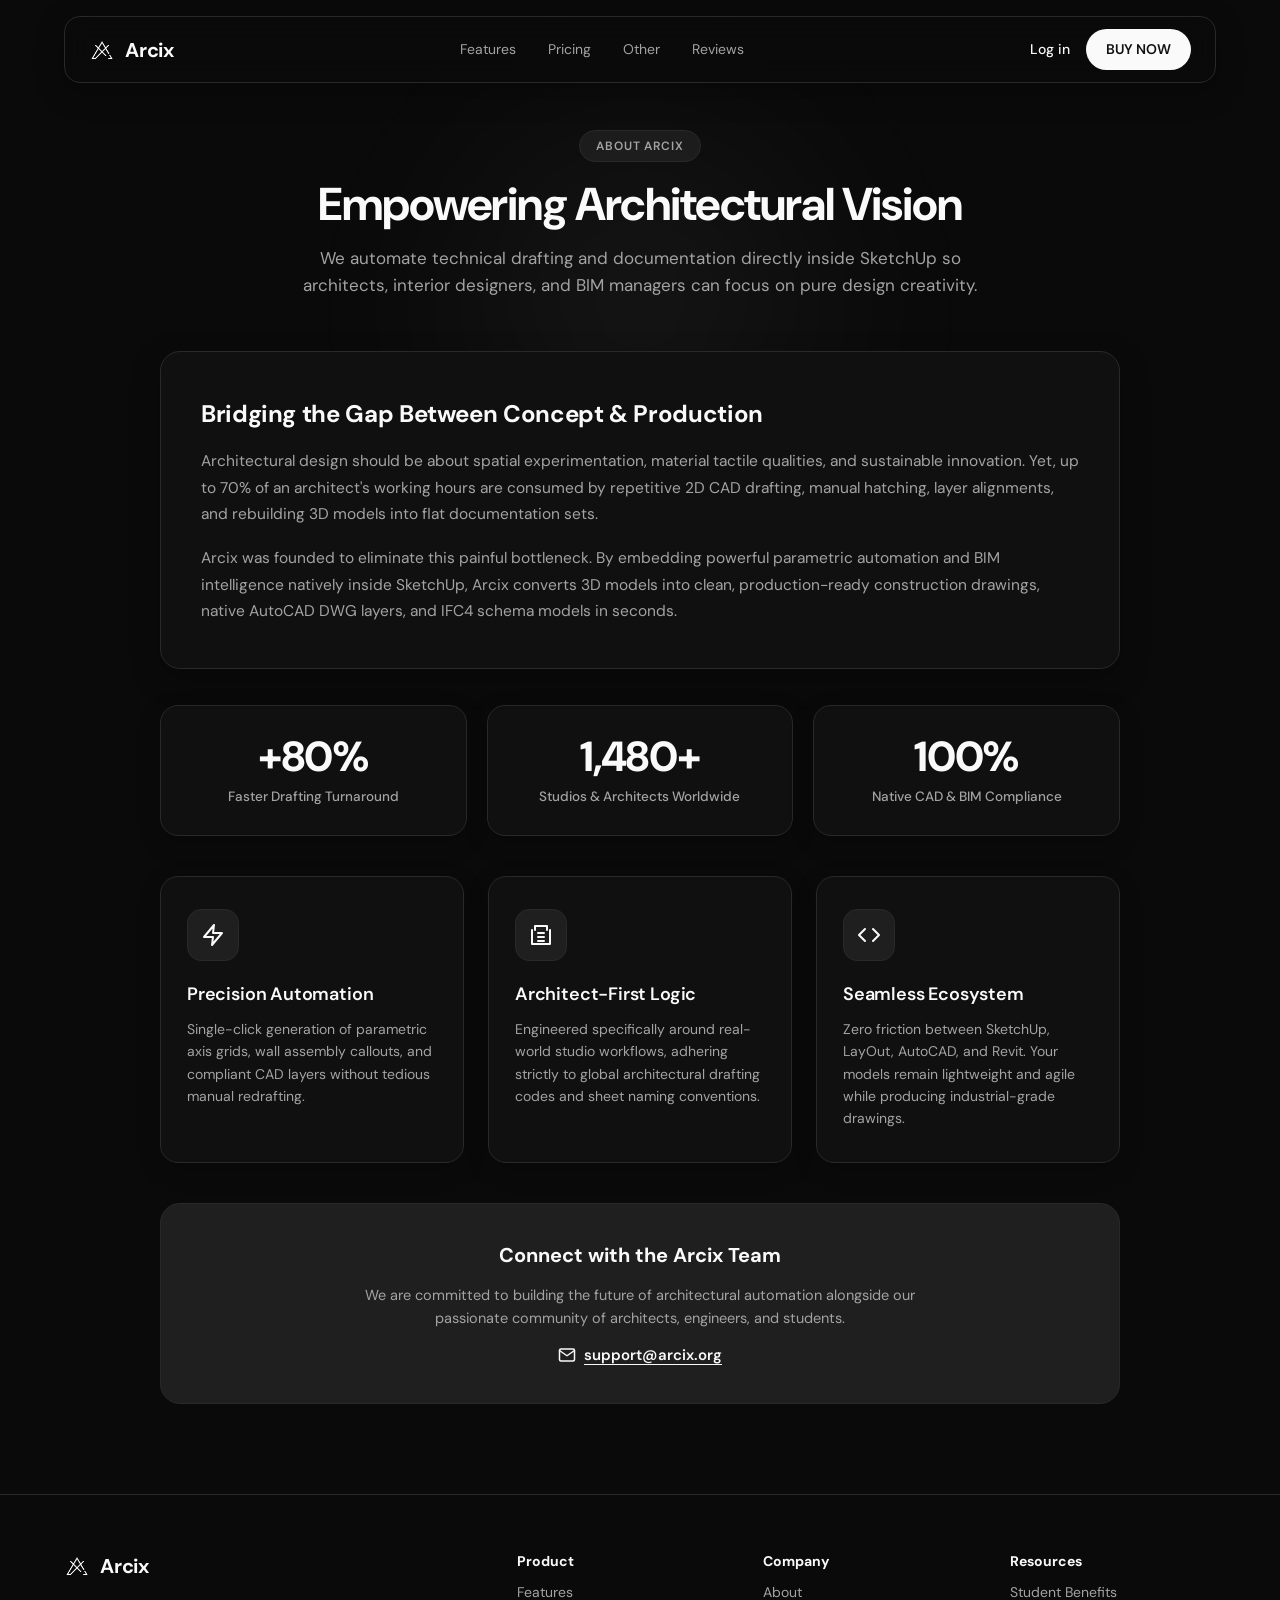
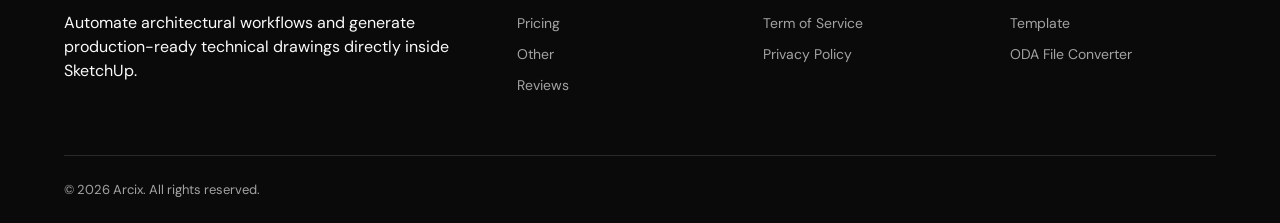
<file: about.html>
<!doctype html>
<html lang="en" class="dark">

<head>
  <meta charset="UTF-8" />
  <meta name="viewport" content="width=device-width, initial-scale=1.0" />
  <meta name="description"
    content="Learn about Arcix - The intelligent SketchUp automation platform revolutionizing architectural workflows and construction documentation." />
  <title>About Arcix - Architectural Workflow Automation</title>
  <link rel="icon" id="favicon" type="image/png" href="logo/Logo_Light.png" />
  <link rel="apple-touch-icon" href="logo/Logo_Light.png" />

  <!-- Base site styling from Arcix -->
  <link rel="stylesheet" href="css/styles.css" />
  <!-- Dedicated Company pages styling -->
  <link rel="stylesheet" href="css/company.css" />
</head>

<body>
  <!-- Header: Arcix standard navigation -->
  <header class="site-header reveal reveal-top visible">
    <a class="brand" href="index.html" aria-label="Arcix home">
      <img class="brand-logo" src="logo/Logo_Light.png" alt="Arcix Logo" />
      <span>Arcix</span>
    </a>
    <nav aria-label="Main navigation">
      <a href="index.html#features">Features</a>
      <a href="index.html#pricing">Pricing</a>
      <a href="index.html#other">Other</a>
      <a href="index.html#reviews">Reviews</a>
    </nav>
    <div class="header-actions">
      <a class="login" href="https://app.lemonsqueezy.com/my-orders/login">Log in</a>
      <a class="button button-dark" href="index.html#pricing">BUY NOW</a>
    </div>
  </header>

  <main class="company-page">
    <div class="ambient-glow" aria-hidden="true"></div>

    <div class="container company-container">
      <div class="company-header">
        <span class="badge">About Arcix</span>
        <h1 class="page-title">Empowering Architectural Vision</h1>
        <p class="page-subtitle">
          We automate technical drafting and documentation directly inside SketchUp so architects, interior designers,
          and BIM managers can focus on pure design creativity.
        </p>
      </div>

      <!-- Story Showcase -->
      <article class="story-card">
        <h2>Bridging the Gap Between Concept &amp; Production</h2>
        <p>
          Architectural design should be about spatial experimentation, material tactile qualities, and sustainable
          innovation. Yet, up to 70% of an architect's working hours are consumed by repetitive 2D CAD drafting, manual
          hatching, layer alignments, and rebuilding 3D models into flat documentation sets.
        </p>
        <p>
          Arcix was founded to eliminate this painful bottleneck. By embedding powerful parametric automation and BIM
          intelligence natively inside SketchUp, Arcix converts 3D models into clean, production-ready construction
          drawings, native AutoCAD DWG layers, and IFC4 schema models in seconds.
        </p>
      </article>

      <!-- Key Metrics & Impact -->
      <div class="stats-grid">
        <div class="stat-card">
          <div class="stat-number">+80%</div>
          <p class="stat-label">Faster Drafting Turnaround</p>
        </div>
        <div class="stat-card">
          <div class="stat-number">1,480+</div>
          <p class="stat-label">Studios &amp; Architects Worldwide</p>
        </div>
        <div class="stat-card">
          <div class="stat-number">100%</div>
          <p class="stat-label">Native CAD &amp; BIM Compliance</p>
        </div>
      </div>

      <!-- Core Values -->
      <div class="values-grid">
        <div class="value-card">
          <div class="value-icon-box">
            <!-- Automation Icon -->
            <svg class="value-icon" viewBox="0 0 24 24" fill="none" stroke="currentColor" stroke-linecap="round"
              stroke-linejoin="round">
              <polygon points="13 2 3 14 12 14 11 22 21 10 12 10 13 2" />
            </svg>
          </div>
          <h3 class="value-title">Precision Automation</h3>
          <p class="value-desc">
            Single-click generation of parametric axis grids, wall assembly callouts, and compliant CAD layers without
            tedious manual redrafting.
          </p>
        </div>

        <div class="value-card">
          <div class="value-icon-box">
            <!-- Architect First Icon -->
            <svg class="value-icon" viewBox="0 0 24 24" fill="none" stroke="currentColor" stroke-linecap="round"
              stroke-linejoin="round">
              <path d="M3 21h18M3 7v14M21 7v14M6 7V3h12v4M9 10h6M9 14h6M9 18h6" />
            </svg>
          </div>
          <h3 class="value-title">Architect-First Logic</h3>
          <p class="value-desc">
            Engineered specifically around real-world studio workflows, adhering strictly to global architectural
            drafting codes and sheet naming conventions.
          </p>
        </div>

        <div class="value-card">
          <div class="value-icon-box">
            <!-- Interoperability Icon -->
            <svg class="value-icon" viewBox="0 0 24 24" fill="none" stroke="currentColor" stroke-linecap="round"
              stroke-linejoin="round">
              <polyline points="16 18 22 12 16 6" />
              <polyline points="8 6 2 12 8 18" />
            </svg>
          </div>
          <h3 class="value-title">Seamless Ecosystem</h3>
          <p class="value-desc">
            Zero friction between SketchUp, LayOut, AutoCAD, and Revit. Your models remain lightweight and agile while
            producing industrial-grade drawings.
          </p>
        </div>
      </div>

      <!-- Connect Callout -->
      <div class="contact-callout">
        <h3>Connect with the Arcix Team</h3>
        <p>
          We are committed to building the future of architectural automation alongside our passionate community of
          architects, engineers, and students.
        </p>
        <a class="contact-email-link" href="mailto:support@arcix.org">
          <svg width="18" height="18" viewBox="0 0 24 24" fill="none" stroke="currentColor" stroke-width="2"
            stroke-linecap="round" stroke-linejoin="round">
            <path d="M4 4h16c1.1 0 2 .9 2 2v12c0 1.1-.9 2-2 2H4c-1.1 0-2-.9-2-2V6c0-1.1.9-2 2-2z" />
            <polyline points="22,6 12,13 2,6" />
          </svg>
          <span>support@arcix.org</span>
        </a>
      </div>
    </div>
  </main>

  <!-- Footer: Arcix standard footer -->
  <footer class="site-footer reveal visible">
    <div class="container">
      <div class="footer-grid">
        <div>
          <a class="brand" href="index.html" aria-label="Arcix home">
            <img class="brand-logo" src="logo/Logo_Light.png" alt="Arcix Logo" />
            <span>Arcix</span>
          </a>
          <p>Automate architectural workflows and generate production-ready technical drawings directly inside SketchUp.
          </p>
        </div>
        <div>
          <h4>Product</h4>
          <a href="index.html#features">Features</a>
          <a href="index.html#pricing">Pricing</a>
          <a href="index.html#other">Other</a>
          <a href="index.html#reviews">Reviews</a>
        </div>
        <div>
          <h4>Company</h4>
          <a href="about.html">About</a>
          <a href="terms.html">Term of Service</a>
          <a href="privacy.html">Privacy Policy</a>
        </div>
        <div>
          <h4>Resources</h4>
          <a href="student.html">Student Benefits</a>
          <a href="template.html">Template</a>
          <a href="oda-converter.html">ODA File Converter</a>
        </div>
      </div>
      <div class="footer-bottom">
        <span>© 2026 Arcix. All rights reserved.</span>
      </div>
    </div>
  </footer>
</body>

</html>
</file>
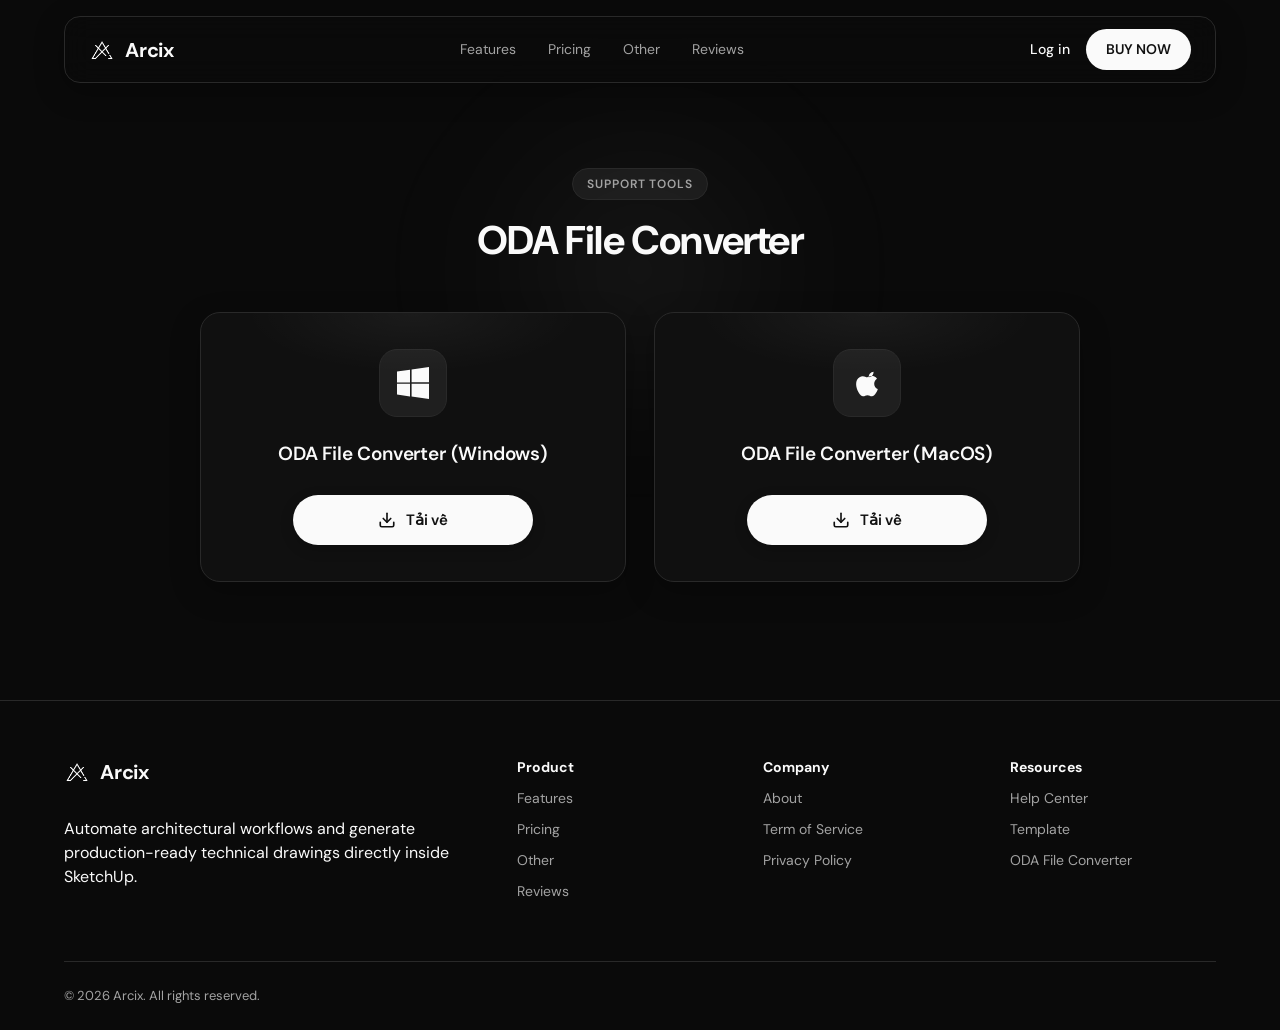
<file: oda-converter.html>
<!doctype html>
<html lang="vi" class="dark">

<head>
  <meta charset="UTF-8" />
  <meta name="viewport" content="width=device-width, initial-scale=1.0" />
  <meta name="description" content="Tải về bộ công cụ hỗ trợ ODA File Converter cho Windows và MacOS - Arcix." />
  <title>ODA File Converter - Arcix</title>
  <link rel="icon" id="favicon" type="image/png" href="logo/Logo_Light.png" />
  <link rel="apple-touch-icon" href="logo/Logo_Light.png" />

  <!-- Base site styling from Arcix -->
  <link rel="stylesheet" href="css/styles.css" />
  <!-- Dedicated ODA Converter page styling -->
  <link rel="stylesheet" href="css/oda-converter.css" />
</head>

<body>
  <!-- Header: giữ nguyên thanh site-header reveal reveal-top visible -->
  <header class="site-header reveal reveal-top visible">
    <a class="brand" href="index.html" aria-label="Arcix home">
      <img class="brand-logo" src="logo/Logo_Light.png" alt="Arcix Logo" />
      <span>Arcix</span>
    </a>
    <nav aria-label="Main navigation">
      <a href="index.html#features">Features</a>
      <a href="index.html#pricing">Pricing</a>
      <a href="index.html#other">Other</a>
      <a href="index.html#reviews">Reviews</a>
    </nav>
    <div class="header-actions">
      <a class="login" href="https://app.lemonsqueezy.com/my-orders/login">Log in</a>
      <a class="button button-dark" href="index.html#pricing">BUY NOW</a>
    </div>
  </header>

  <main class="converter-page">
    <div class="ambient-glow" aria-hidden="true"></div>

    <div class="container converter-container">
      <div class="converter-header">
        <span class="badge">Support Tools</span>
        <h1 class="page-title">ODA File Converter</h1>
      </div>

      <!-- Grid 2 Tool hỗ trợ -->
      <div class="tools-grid">
        <!-- Tool 1: ODA File Converter (Windows) -->
        <article class="tool-card" id="card-windows">
          <div class="tool-card-glow" aria-hidden="true"></div>
          <div class="tool-icon-wrapper" aria-hidden="true">
            <!-- Windows Logo Icon -->
            <svg class="os-icon" viewBox="0 0 24 24" fill="currentColor">
              <path
                d="M0 3.449L9.75 2.1v9.451H0m10.949-9.602L24 0v11.4H10.949M0 12.6h9.75v9.451L0 20.699M10.949 12.6H24V24l-13.051-1.951" />
            </svg>
          </div>
          <div class="tool-info">
            <h2 class="tool-name">ODA File Converter (Windows)</h2>
          </div>
          <div class="tool-actions">
            <a href="https://github.com/arcixofficial/ODA/releases/download/RC/win.zip" class="download-button"
              id="btn-download-win" target="_blank" rel="noopener noreferrer" data-os="Windows"
              aria-label="Tải về ODA File Converter cho Windows">
              <svg class="download-icon" viewBox="0 0 24 24" fill="none" stroke="currentColor" stroke-width="2"
                stroke-linecap="round" stroke-linejoin="round" aria-hidden="true">
                <path d="M21 15v4a2 2 0 0 1-2 2H5a2 2 0 0 1-2-2v-4" />
                <polyline points="7 10 12 15 17 10" />
                <line x1="12" y1="15" x2="12" y2="3" />
              </svg>
              <span>Tải về</span>
            </a>
          </div>
        </article>

        <!-- Tool 2: ODA File Converter (MacOS) -->
        <article class="tool-card" id="card-mac">
          <div class="tool-card-glow" aria-hidden="true"></div>
          <div class="tool-icon-wrapper" aria-hidden="true">
            <!-- Apple Logo Icon -->
            <svg class="os-icon" viewBox="0 0 24 24" fill="currentColor">
              <path
                d="M18.71 19.5c-.83 1.24-1.71 2.45-3.05 2.47-1.34.03-1.77-.79-3.29-.79-1.53 0-2 .77-3.27.82-1.31.05-2.3-1.32-3.14-2.53C4.25 17 2.94 12.45 4.7 9.39c.87-1.52 2.43-2.48 4.12-2.51 1.28-.02 2.5.87 3.29.87.78 0 2.26-1.07 3.81-.91.65.03 2.47.26 3.64 1.98-.09.06-2.17 1.28-2.15 3.81.03 3.02 2.65 4.03 2.68 4.04-.03.07-.42 1.44-1.38 2.83M15.97 6.37c.61-.75 1.04-1.8 0.92-2.87-.93.04-2.02.63-2.66 1.38-.56.65-1.06 1.71-.93 2.74 1.05.08 2.07-.53 2.67-1.25z" />
            </svg>
          </div>
          <div class="tool-info">
            <h2 class="tool-name">ODA File Converter (MacOS)</h2>
          </div>
          <div class="tool-actions">
            <a href="https://github.com/arcixofficial/ODA/releases/download/RC/mac.zip" class="download-button"
              id="btn-download-mac" target="_blank" rel="noopener noreferrer" data-os="MacOS"
              aria-label="Tải về ODA File Converter cho MacOS">
              <svg class="download-icon" viewBox="0 0 24 24" fill="none" stroke="currentColor" stroke-width="2"
                stroke-linecap="round" stroke-linejoin="round" aria-hidden="true">
                <path d="M21 15v4a2 2 0 0 1-2 2H5a2 2 0 0 1-2-2v-4" />
                <polyline points="7 10 12 15 17 10" />
                <line x1="12" y1="15" x2="12" y2="3" />
              </svg>
              <span>Tải về</span>
            </a>
          </div>
        </article>
      </div>
    </div>
  </main>

  <footer class="site-footer reveal visible">
    <div class="container">
      <div class="footer-grid">
        <div>
          <a class="brand" href="index.html" aria-label="Arcix home">
            <img class="brand-logo" src="logo/Logo_Light.png" alt="Arcix Logo" />
            <span>Arcix</span>
          </a>
          <p>Automate architectural workflows and generate production-ready technical drawings directly inside SketchUp.
          </p>
        </div>
        <div>
          <h4>Product</h4>
          <a href="index.html#features">Features</a>
          <a href="index.html#pricing">Pricing</a>
          <a href="index.html#other">Other</a>
          <a href="index.html#reviews">Reviews</a>
        </div>
        <div>
          <h4>Company</h4>
          <a href="about.html">About</a>
          <a href="terms.html">Term of Service</a>
          <a href="privacy.html">Privacy Policy</a>
        </div>
        <div>
          <h4>Resources</h4>
          <a href="#">Help Center</a>
          <a href="template.html">Template</a>
          <a href="oda-converter.html">ODA File Converter</a>
        </div>
      </div>
      <div class="footer-bottom">
        <span>© 2026 Arcix. All rights reserved.</span>
      </div>
    </div>
  </footer>

  <!-- Toast Notification Feedback -->
  <div id="toast" class="toast" role="status" aria-live="polite"></div>

  <!-- Page Interaction Script -->
  <script src="js/oda-converter.js"></script>
</body>

</html>
</file>
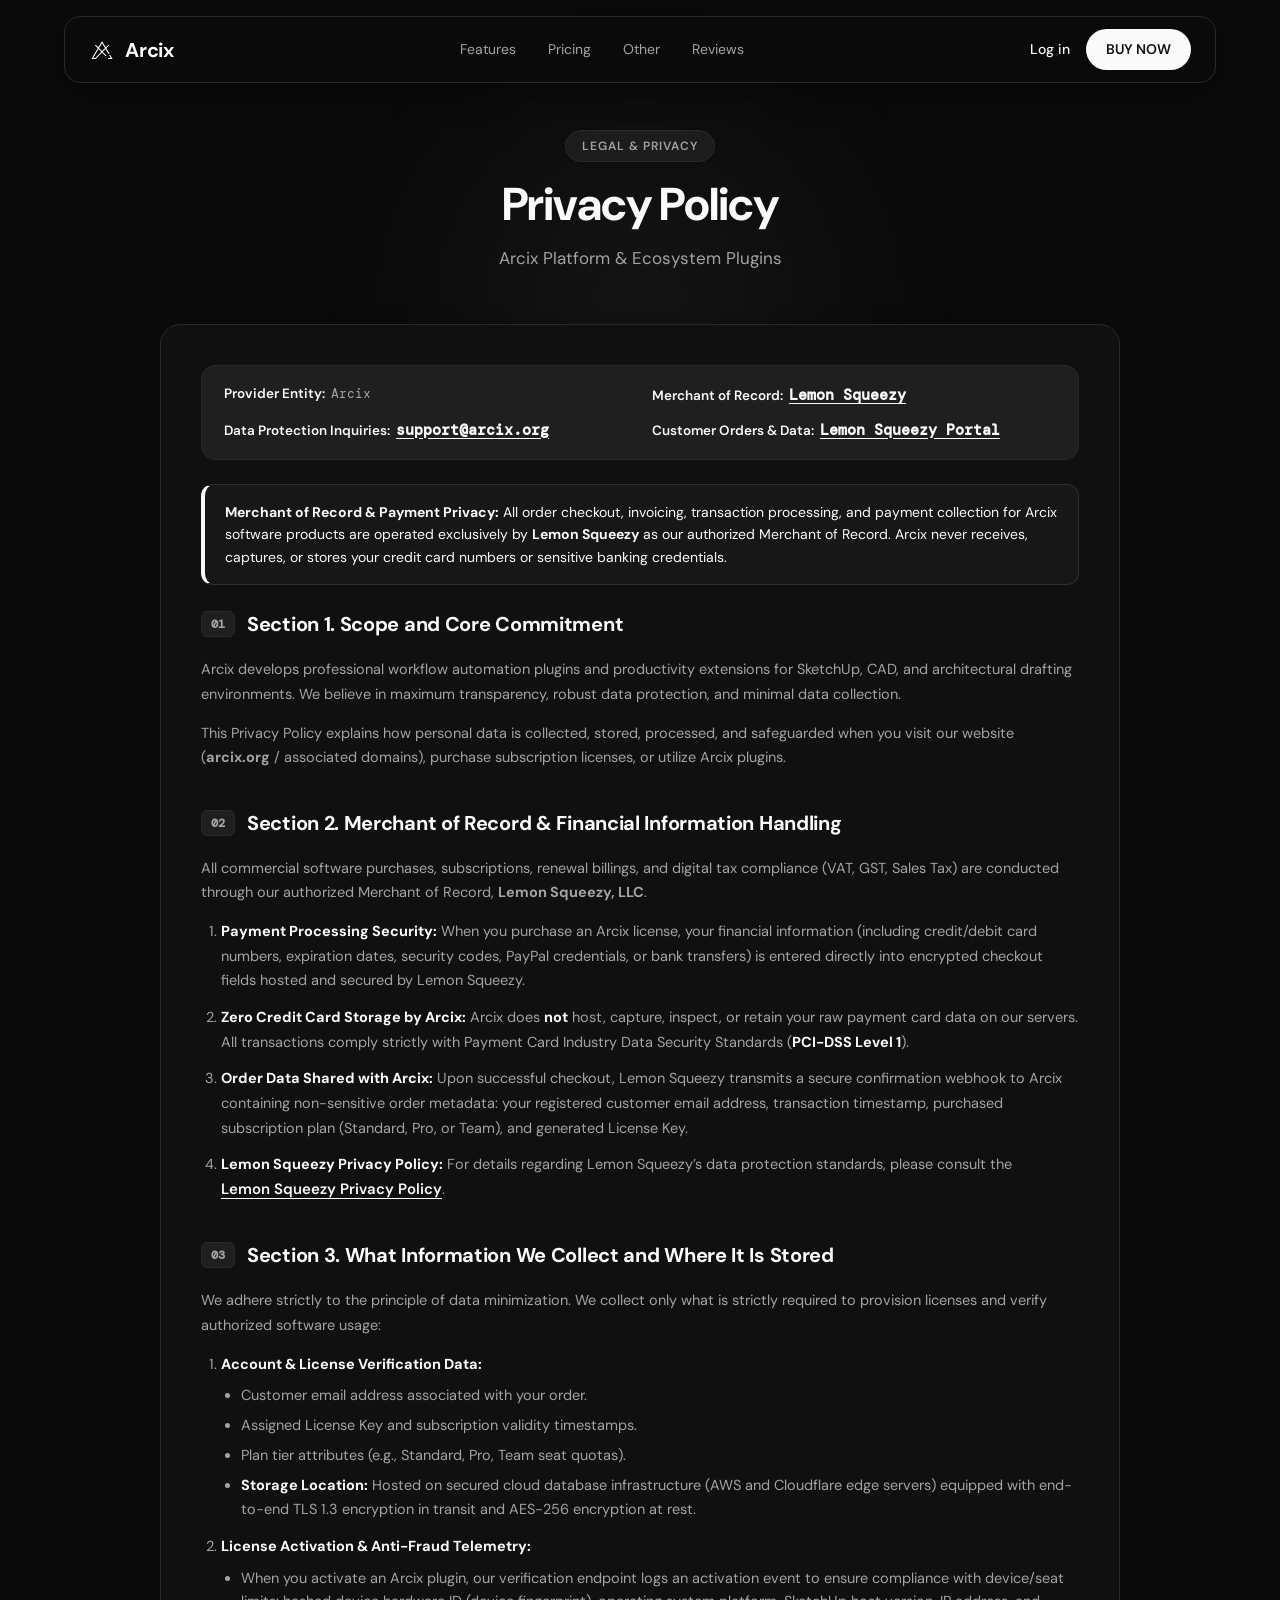
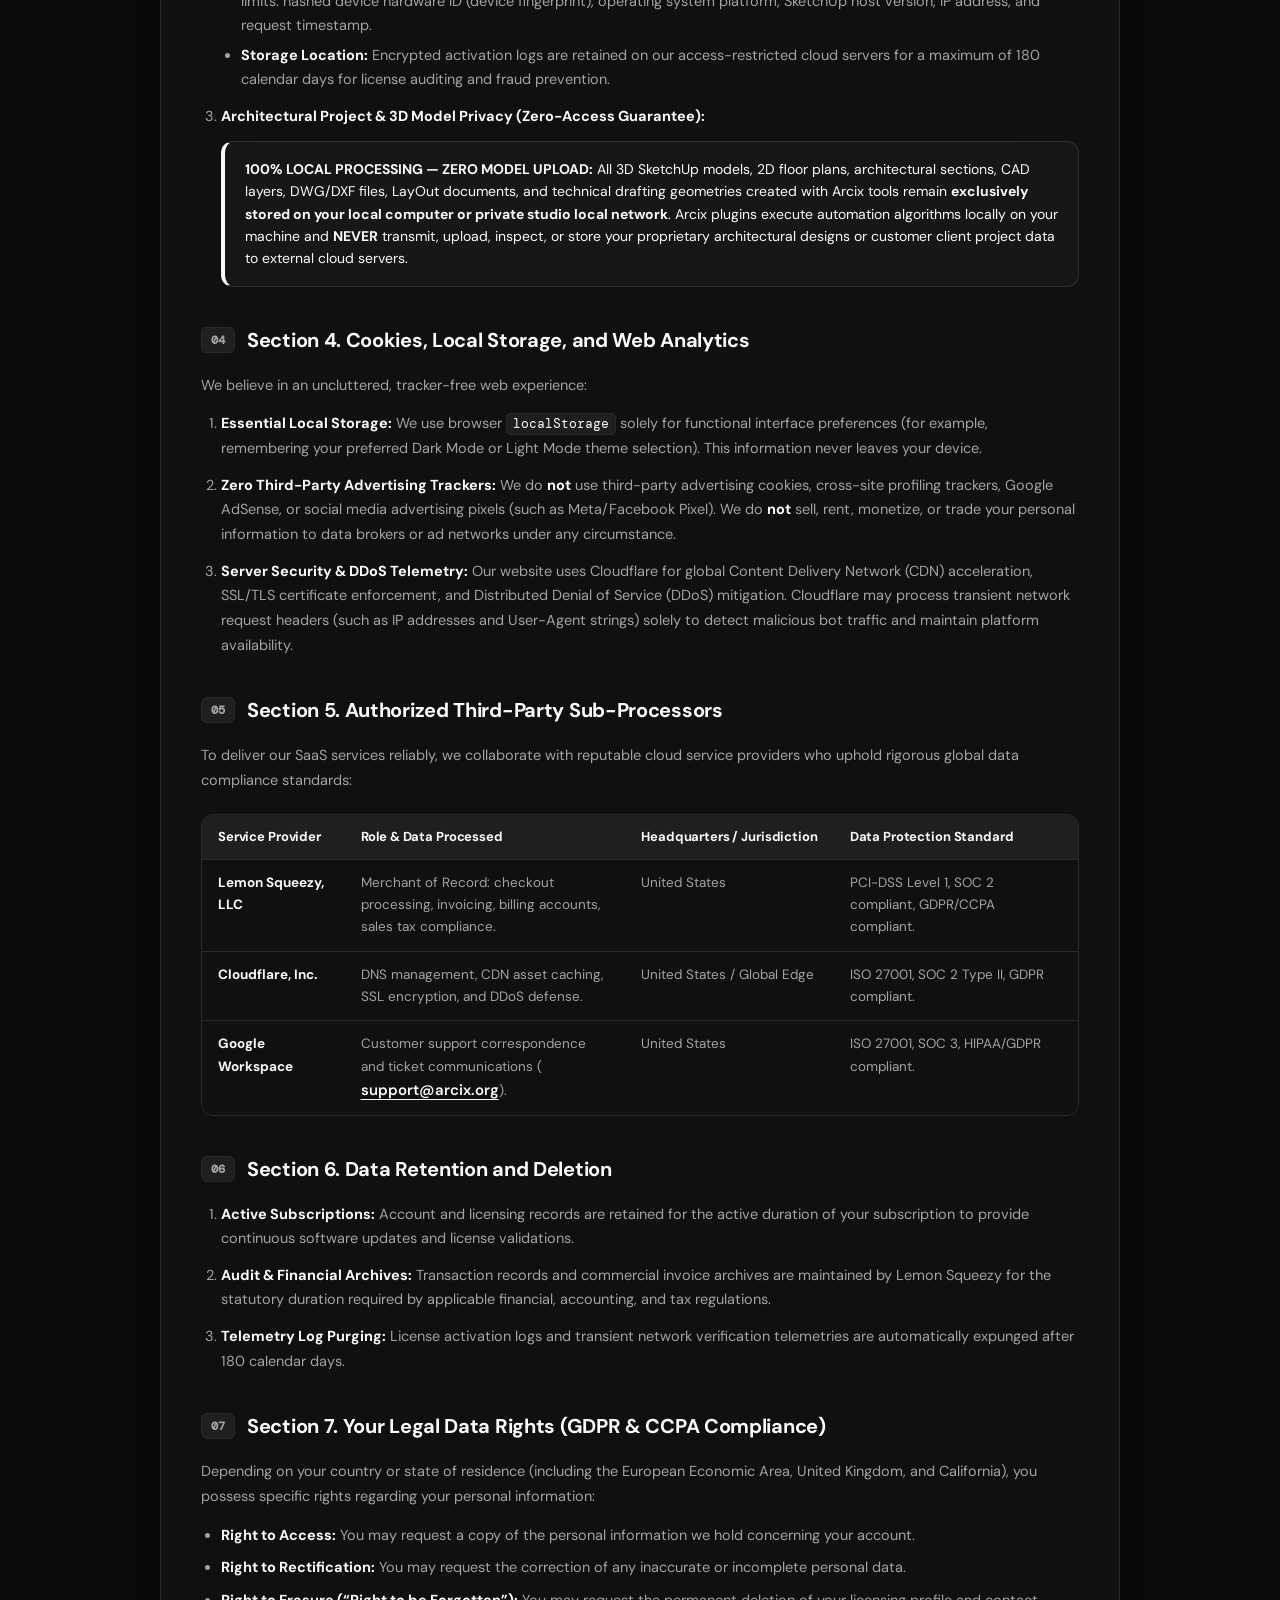
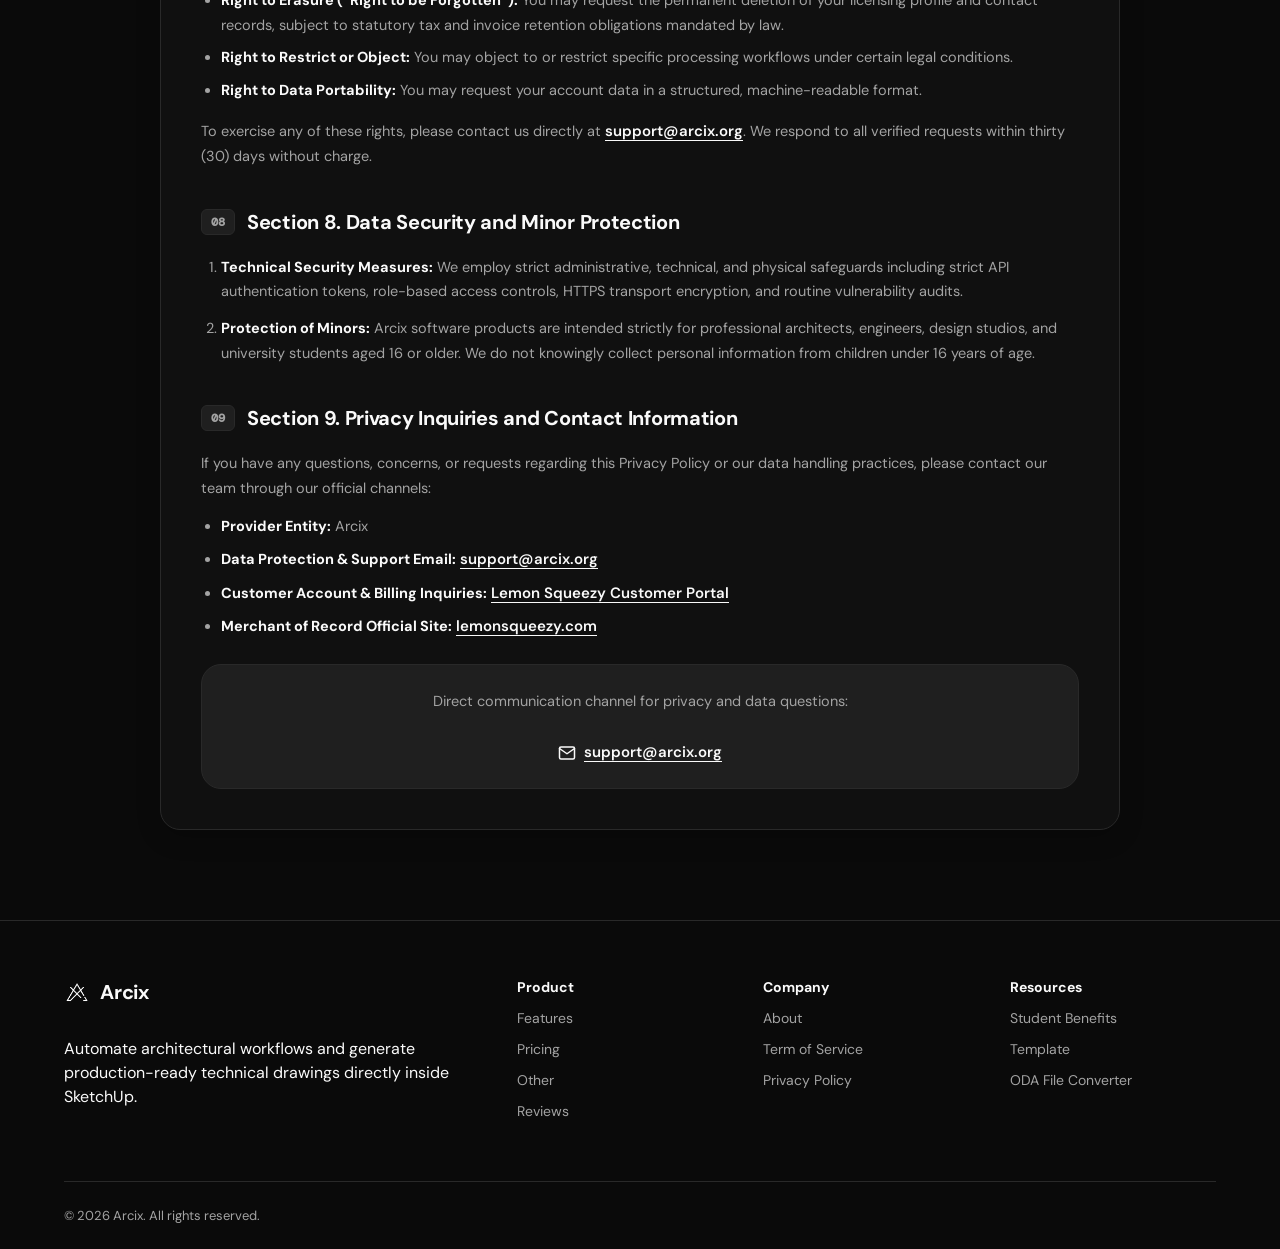
<file: privacy.html>
<!doctype html>
<html lang="en" class="dark">

<head>
  <meta charset="UTF-8" />
  <meta name="viewport" content="width=device-width, initial-scale=1.0" />
  <meta name="description"
    content="Privacy Policy for Arcix Platform and Ecosystem Plugins detailing Merchant of Record payment processing via Lemon Squeezy, cloud data storage, local-only architectural design handling, and zero-tracker cookie policies." />
  <title>Privacy Policy - Arcix</title>
  <link rel="icon" id="favicon" type="image/png" href="logo/Logo_Light.png" />
  <link rel="apple-touch-icon" href="logo/Logo_Light.png" />

  <!-- Base site styling from Arcix -->
  <link rel="stylesheet" href="css/styles.css" />
  <!-- Dedicated Company pages styling -->
  <link rel="stylesheet" href="css/company.css" />
</head>

<body>
  <!-- Header: Arcix standard navigation -->
  <header class="site-header reveal reveal-top visible">
    <a class="brand" href="index.html" aria-label="Arcix home">
      <img class="brand-logo" src="logo/Logo_Light.png" alt="Arcix Logo" />
      <span>Arcix</span>
    </a>
    <nav aria-label="Main navigation">
      <a href="index.html#features">Features</a>
      <a href="index.html#pricing">Pricing</a>
      <a href="index.html#other">Other</a>
      <a href="index.html#reviews">Reviews</a>
    </nav>
    <div class="header-actions">
      <a class="login" href="https://app.lemonsqueezy.com/my-orders/login">Log in</a>
      <a class="button button-dark" href="index.html#pricing">BUY NOW</a>
    </div>
  </header>

  <main class="company-page">
    <div class="ambient-glow" aria-hidden="true"></div>

    <div class="container company-container">
      <div class="company-header">
        <span class="badge">Legal &amp; Privacy</span>
        <h1 class="page-title">Privacy Policy</h1>
        <p class="page-subtitle">
          Arcix Platform &amp; Ecosystem Plugins
        </p>
      </div>

      <div class="terms-wrapper">
        <article class="terms-card">
          <!-- Metadata Overview -->
          <div class="terms-meta-grid">
            <div class="terms-meta-item">
              <span class="terms-meta-label">Provider Entity:</span>
              <span class="terms-meta-val">Arcix</span>
            </div>
            <div class="terms-meta-item">
              <span class="terms-meta-label">Merchant of Record:</span>
              <span class="terms-meta-val"><a class="contact-email-link" href="https://www.lemonsqueezy.com"
                  target="_blank" rel="noopener noreferrer">Lemon Squeezy</a></span>
            </div>
            <div class="terms-meta-item">
              <span class="terms-meta-label">Data Protection Inquiries:</span>
              <span class="terms-meta-val"><a class="contact-email-link"
                  href="mailto:support@arcix.org">support@arcix.org</a></span>
            </div>
            <div class="terms-meta-item">
              <span class="terms-meta-label">Customer Orders &amp; Data:</span>
              <span class="terms-meta-val"><a class="contact-email-link"
                  href="https://app.lemonsqueezy.com/my-orders/login" target="_blank" rel="noopener noreferrer">Lemon
                  Squeezy Portal</a></span>
            </div>
          </div>

          <!-- Merchant of Record Notice -->
          <div class="policy-alert" style="margin-bottom: 24px;">
            <strong>Merchant of Record &amp; Payment Privacy:</strong> All order checkout, invoicing, transaction processing, and payment collection for Arcix software products are operated exclusively by <strong>Lemon Squeezy</strong> as our authorized Merchant of Record. Arcix never receives, captures, or stores your credit card numbers or sensitive banking credentials.
          </div>

          <!-- Section 1 -->
          <section class="terms-item">
            <div class="terms-section-header">
              <span class="section-number">01</span>
              <h2>Section 1. Scope and Core Commitment</h2>
            </div>
            <p>
              Arcix develops professional workflow automation plugins and productivity extensions for SketchUp, CAD, and architectural drafting environments. We believe in maximum transparency, robust data protection, and minimal data collection.
            </p>
            <p>
              This Privacy Policy explains how personal data is collected, stored, processed, and safeguarded when you visit our website (<strong>arcix.org</strong> / associated domains), purchase subscription licenses, or utilize Arcix plugins.
            </p>
          </section>

          <!-- Section 2 -->
          <section class="terms-item">
            <div class="terms-section-header">
              <span class="section-number">02</span>
              <h2>Section 2. Merchant of Record &amp; Financial Information Handling</h2>
            </div>
            <p>
              All commercial software purchases, subscriptions, renewal billings, and digital tax compliance (VAT, GST, Sales Tax) are conducted through our authorized Merchant of Record, <strong>Lemon Squeezy, LLC</strong>.
            </p>
            <ol class="terms-ol">
              <li>
                <strong>Payment Processing Security:</strong> When you purchase an Arcix license, your financial information (including credit/debit card numbers, expiration dates, security codes, PayPal credentials, or bank transfers) is entered directly into encrypted checkout fields hosted and secured by Lemon Squeezy.
              </li>
              <li>
                <strong>Zero Credit Card Storage by Arcix:</strong> Arcix does <strong>not</strong> host, capture, inspect, or retain your raw payment card data on our servers. All transactions comply strictly with Payment Card Industry Data Security Standards (<strong>PCI-DSS Level 1</strong>).
              </li>
              <li>
                <strong>Order Data Shared with Arcix:</strong> Upon successful checkout, Lemon Squeezy transmits a secure confirmation webhook to Arcix containing non-sensitive order metadata: your registered customer email address, transaction timestamp, purchased subscription plan (Standard, Pro, or Team), and generated License Key.
              </li>
              <li>
                <strong>Lemon Squeezy Privacy Policy:</strong> For details regarding Lemon Squeezy&rsquo;s data protection standards, please consult the <a class="contact-email-link" href="https://www.lemonsqueezy.com/privacy" target="_blank" rel="noopener noreferrer">Lemon Squeezy Privacy Policy</a>.
              </li>
            </ol>
          </section>

          <!-- Section 3 -->
          <section class="terms-item">
            <div class="terms-section-header">
              <span class="section-number">03</span>
              <h2>Section 3. What Information We Collect and Where It Is Stored</h2>
            </div>
            <p>
              We adhere strictly to the principle of data minimization. We collect only what is strictly required to provision licenses and verify authorized software usage:
            </p>
            <ol class="terms-ol">
              <li>
                <strong>Account &amp; License Verification Data:</strong>
                <ul class="terms-sublist">
                  <li>Customer email address associated with your order.</li>
                  <li>Assigned License Key and subscription validity timestamps.</li>
                  <li>Plan tier attributes (e.g., Standard, Pro, Team seat quotas).</li>
                  <li><strong>Storage Location:</strong> Hosted on secured cloud database infrastructure (AWS and Cloudflare edge servers) equipped with end-to-end TLS 1.3 encryption in transit and AES-256 encryption at rest.</li>
                </ul>
              </li>
              <li>
                <strong>License Activation &amp; Anti-Fraud Telemetry:</strong>
                <ul class="terms-sublist">
                  <li>When you activate an Arcix plugin, our verification endpoint logs an activation event to ensure compliance with device/seat limits: hashed device hardware ID (device fingerprint), operating system platform, SketchUp host version, IP address, and request timestamp.</li>
                  <li><strong>Storage Location:</strong> Encrypted activation logs are retained on our access-restricted cloud servers for a maximum of 180 calendar days for license auditing and fraud prevention.</li>
                </ul>
              </li>
              <li>
                <strong>Architectural Project &amp; 3D Model Privacy (Zero-Access Guarantee):</strong>
                <div class="policy-alert" style="margin: 12px 0;">
                  <strong>100% LOCAL PROCESSING &mdash; ZERO MODEL UPLOAD:</strong> All 3D SketchUp models, 2D floor plans, architectural sections, CAD layers, DWG/DXF files, LayOut documents, and technical drafting geometries created with Arcix tools remain <strong>exclusively stored on your local computer or private studio local network</strong>. Arcix plugins execute automation algorithms locally on your machine and <strong>NEVER</strong> transmit, upload, inspect, or store your proprietary architectural designs or customer client project data to external cloud servers.
                </div>
              </li>
            </ol>
          </section>

          <!-- Section 4 -->
          <section class="terms-item">
            <div class="terms-section-header">
              <span class="section-number">04</span>
              <h2>Section 4. Cookies, Local Storage, and Web Analytics</h2>
            </div>
            <p>
              We believe in an uncluttered, tracker-free web experience:
            </p>
            <ol class="terms-ol">
              <li>
                <strong>Essential Local Storage:</strong> We use browser <code>localStorage</code> solely for functional interface preferences (for example, remembering your preferred Dark Mode or Light Mode theme selection). This information never leaves your device.
              </li>
              <li>
                <strong>Zero Third-Party Advertising Trackers:</strong> We do <strong>not</strong> use third-party advertising cookies, cross-site profiling trackers, Google AdSense, or social media advertising pixels (such as Meta/Facebook Pixel). We do <strong>not</strong> sell, rent, monetize, or trade your personal information to data brokers or ad networks under any circumstance.
              </li>
              <li>
                <strong>Server Security &amp; DDoS Telemetry:</strong> Our website uses Cloudflare for global Content Delivery Network (CDN) acceleration, SSL/TLS certificate enforcement, and Distributed Denial of Service (DDoS) mitigation. Cloudflare may process transient network request headers (such as IP addresses and User-Agent strings) solely to detect malicious bot traffic and maintain platform availability.
              </li>
            </ol>
          </section>

          <!-- Section 5 -->
          <section class="terms-item">
            <div class="terms-section-header">
              <span class="section-number">05</span>
              <h2>Section 5. Authorized Third-Party Sub-Processors</h2>
            </div>
            <p>
              To deliver our SaaS services reliably, we collaborate with reputable cloud service providers who uphold rigorous global data compliance standards:
            </p>
            <div class="terms-table-wrapper">
              <table class="terms-table">
                <thead>
                  <tr>
                    <th>Service Provider</th>
                    <th>Role &amp; Data Processed</th>
                    <th>Headquarters / Jurisdiction</th>
                    <th>Data Protection Standard</th>
                  </tr>
                </thead>
                <tbody>
                  <tr>
                    <td><strong>Lemon Squeezy, LLC</strong></td>
                    <td>Merchant of Record: checkout processing, invoicing, billing accounts, sales tax compliance.</td>
                    <td>United States</td>
                    <td>PCI-DSS Level 1, SOC 2 compliant, GDPR/CCPA compliant.</td>
                  </tr>
                  <tr>
                    <td><strong>Cloudflare, Inc.</strong></td>
                    <td>DNS management, CDN asset caching, SSL encryption, and DDoS defense.</td>
                    <td>United States / Global Edge</td>
                    <td>ISO 27001, SOC 2 Type II, GDPR compliant.</td>
                  </tr>
                  <tr>
                    <td><strong>Google Workspace</strong></td>
                    <td>Customer support correspondence and ticket communications (<a class="contact-email-link" href="mailto:support@arcix.org">support@arcix.org</a>).</td>
                    <td>United States</td>
                    <td>ISO 27001, SOC 3, HIPAA/GDPR compliant.</td>
                  </tr>
                </tbody>
              </table>
            </div>
          </section>

          <!-- Section 6 -->
          <section class="terms-item">
            <div class="terms-section-header">
              <span class="section-number">06</span>
              <h2>Section 6. Data Retention and Deletion</h2>
            </div>
            <ol class="terms-ol">
              <li>
                <strong>Active Subscriptions:</strong> Account and licensing records are retained for the active duration of your subscription to provide continuous software updates and license validations.
              </li>
              <li>
                <strong>Audit &amp; Financial Archives:</strong> Transaction records and commercial invoice archives are maintained by Lemon Squeezy for the statutory duration required by applicable financial, accounting, and tax regulations.
              </li>
              <li>
                <strong>Telemetry Log Purging:</strong> License activation logs and transient network verification telemetries are automatically expunged after 180 calendar days.
              </li>
            </ol>
          </section>

          <!-- Section 7 -->
          <section class="terms-item">
            <div class="terms-section-header">
              <span class="section-number">07</span>
              <h2>Section 7. Your Legal Data Rights (GDPR &amp; CCPA Compliance)</h2>
            </div>
            <p>
              Depending on your country or state of residence (including the European Economic Area, United Kingdom, and California), you possess specific rights regarding your personal information:
            </p>
            <ul class="terms-list">
              <li><strong>Right to Access:</strong> You may request a copy of the personal information we hold concerning your account.</li>
              <li><strong>Right to Rectification:</strong> You may request the correction of any inaccurate or incomplete personal data.</li>
              <li><strong>Right to Erasure (&ldquo;Right to be Forgotten&rdquo;):</strong> You may request the permanent deletion of your licensing profile and contact records, subject to statutory tax and invoice retention obligations mandated by law.</li>
              <li><strong>Right to Restrict or Object:</strong> You may object to or restrict specific processing workflows under certain legal conditions.</li>
              <li><strong>Right to Data Portability:</strong> You may request your account data in a structured, machine-readable format.</li>
            </ul>
            <p>
              To exercise any of these rights, please contact us directly at <a class="contact-email-link" href="mailto:support@arcix.org">support@arcix.org</a>. We respond to all verified requests within thirty (30) days without charge.
            </p>
          </section>

          <!-- Section 8 -->
          <section class="terms-item">
            <div class="terms-section-header">
              <span class="section-number">08</span>
              <h2>Section 8. Data Security and Minor Protection</h2>
            </div>
            <ol class="terms-ol">
              <li>
                <strong>Technical Security Measures:</strong> We employ strict administrative, technical, and physical safeguards including strict API authentication tokens, role-based access controls, HTTPS transport encryption, and routine vulnerability audits.
              </li>
              <li>
                <strong>Protection of Minors:</strong> Arcix software products are intended strictly for professional architects, engineers, design studios, and university students aged 16 or older. We do not knowingly collect personal information from children under 16 years of age.
              </li>
            </ol>
          </section>

          <!-- Section 9 -->
          <section class="terms-item">
            <div class="terms-section-header">
              <span class="section-number">09</span>
              <h2>Section 9. Privacy Inquiries and Contact Information</h2>
            </div>
            <p>
              If you have any questions, concerns, or requests regarding this Privacy Policy or our data handling practices, please contact our team through our official channels:
            </p>
            <ul class="terms-list">
              <li><strong>Provider Entity:</strong> Arcix</li>
              <li><strong>Data Protection &amp; Support Email:</strong> <a class="contact-email-link"
                  href="mailto:support@arcix.org">support@arcix.org</a></li>
              <li><strong>Customer Account &amp; Billing Inquiries:</strong> <a class="contact-email-link"
                  href="https://app.lemonsqueezy.com/my-orders/login" target="_blank" rel="noopener noreferrer">Lemon Squeezy Customer Portal</a></li>
              <li><strong>Merchant of Record Official Site:</strong> <a class="contact-email-link"
                  href="https://www.lemonsqueezy.com" target="_blank" rel="noopener noreferrer">lemonsqueezy.com</a></li>
            </ul>

            <div class="contact-callout" style="margin-top: 24px; padding: 24px;">
              <p>Direct communication channel for privacy and data questions:</p>
              <a class="contact-email-link" href="mailto:support@arcix.org">
                <svg width="18" height="18" viewBox="0 0 24 24" fill="none" stroke="currentColor" stroke-width="2"
                  stroke-linecap="round" stroke-linejoin="round">
                  <path d="M4 4h16c1.1 0 2 .9 2 2v12c0 1.1-.9 2-2 2H4c-1.1 0-2-.9-2-2V6c0-1.1.9-2 2-2z" />
                  <polyline points="22,6 12,13 2,6" />
                </svg>
                <span>support@arcix.org</span>
              </a>
            </div>
          </section>
        </article>
      </div>
    </div>
  </main>

  <!-- Footer: Arcix standard footer -->
  <footer class="site-footer reveal visible">
    <div class="container">
      <div class="footer-grid">
        <div>
          <a class="brand" href="index.html" aria-label="Arcix home">
            <img class="brand-logo" src="logo/Logo_Light.png" alt="Arcix Logo" />
            <span>Arcix</span>
          </a>
          <p>Automate architectural workflows and generate production-ready technical drawings directly inside SketchUp.
          </p>
        </div>
        <div>
          <h4>Product</h4>
          <a href="index.html#features">Features</a>
          <a href="index.html#pricing">Pricing</a>
          <a href="index.html#other">Other</a>
          <a href="index.html#reviews">Reviews</a>
        </div>
        <div>
          <h4>Company</h4>
          <a href="about.html">About</a>
          <a href="terms.html">Term of Service</a>
          <a href="privacy.html">Privacy Policy</a>
        </div>
        <div>
          <h4>Resources</h4>
          <a href="student.html">Student Benefits</a>
          <a href="template.html">Template</a>
          <a href="oda-converter.html">ODA File Converter</a>
        </div>
      </div>
      <div class="footer-bottom">
        <span>© 2026 Arcix. All rights reserved.</span>
      </div>
    </div>
  </footer>
</body>

</html>
</file>
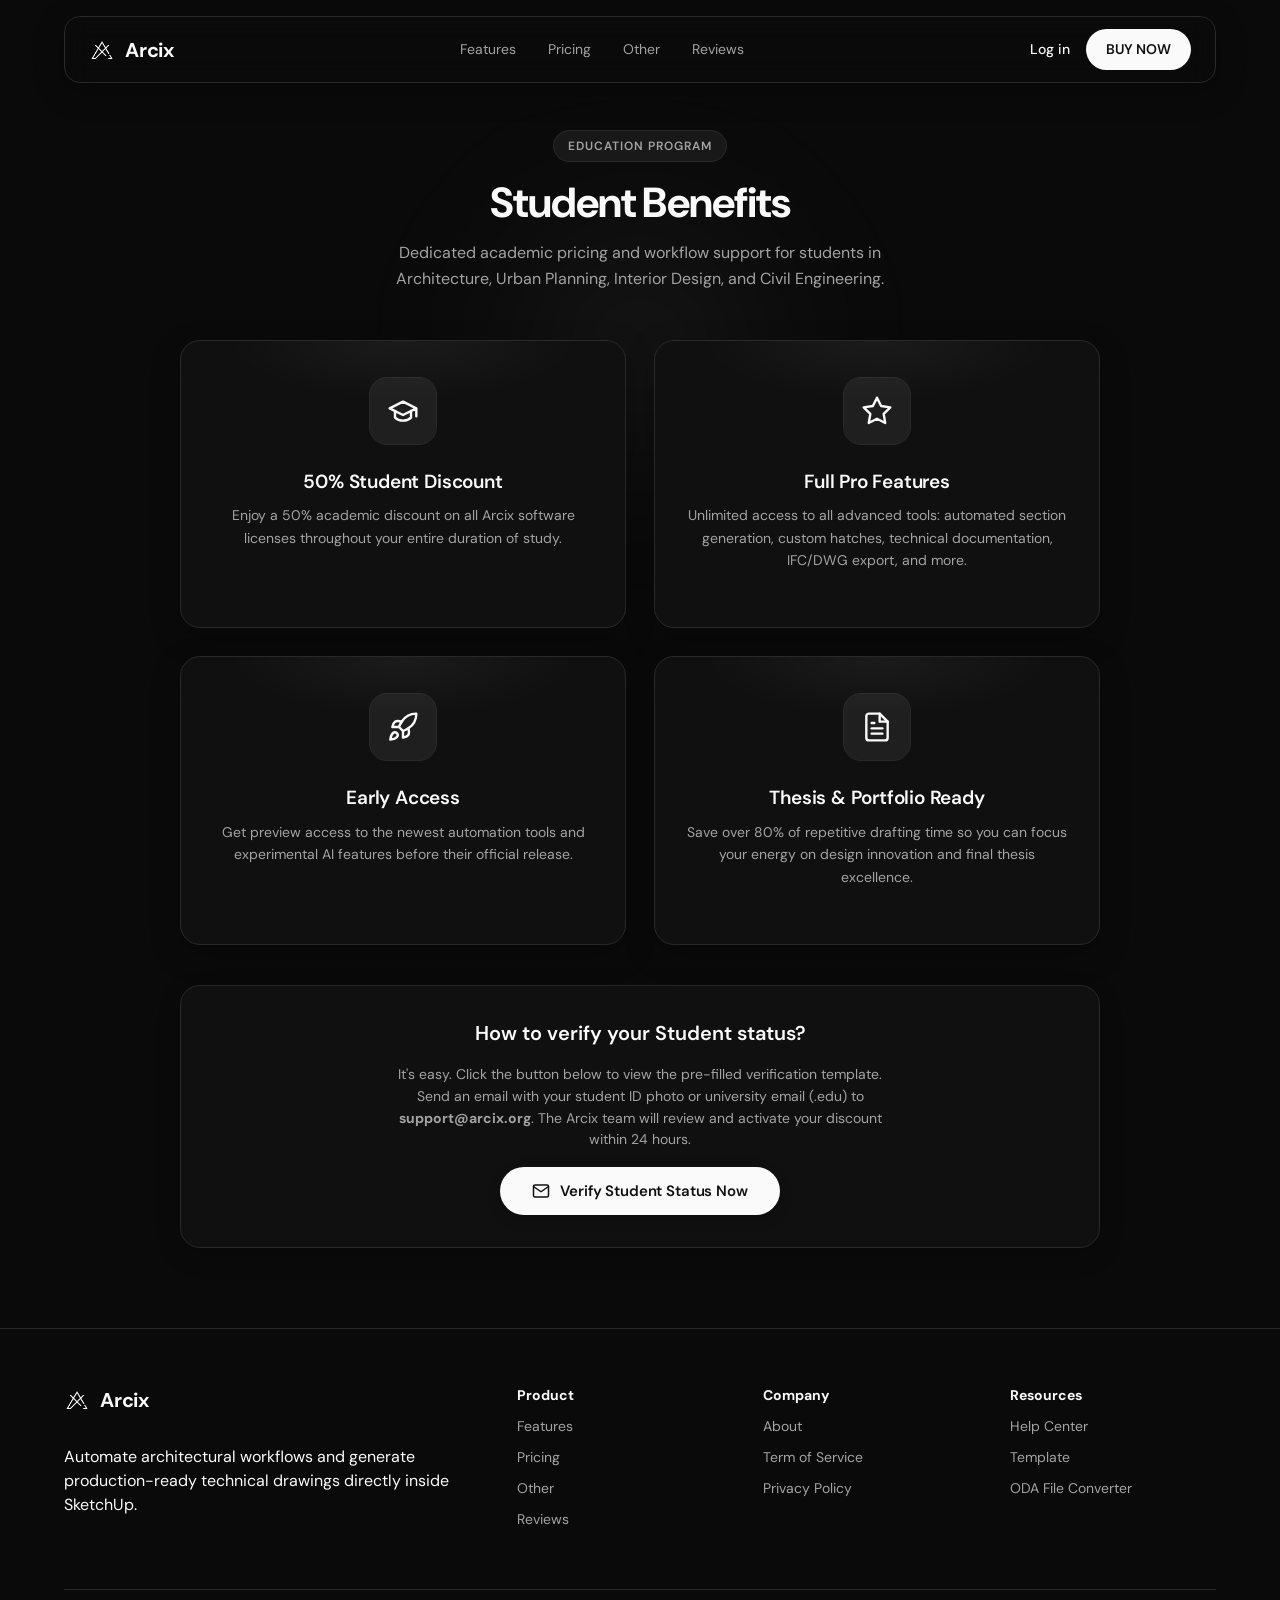
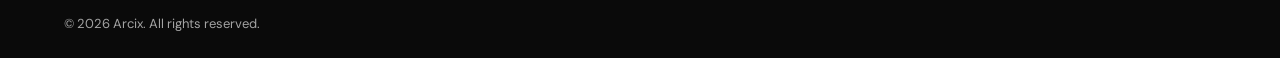
<file: student.html>
<!doctype html>
<html lang="en" class="dark">

<head>
  <meta charset="UTF-8" />
  <meta name="viewport" content="width=device-width, initial-scale=1.0" />
  <meta name="description"
    content="Exclusive academic discount and special benefits for architecture and design students from Arcix." />
  <title>Student Benefits - Arcix</title>
  <link rel="icon" id="favicon" type="image/png" href="logo/Logo_Light.png" />
  <link rel="apple-touch-icon" href="logo/Logo_Light.png" />

  <!-- Base site styling from Arcix -->
  <link rel="stylesheet" href="css/styles.css" />
  <!-- Dedicated Student page styling -->
  <link rel="stylesheet" href="css/student.css" />
</head>

<body>
  <!-- Header: Arcix standard navigation -->
  <header class="site-header reveal reveal-top visible">
    <a class="brand" href="index.html" aria-label="Arcix home">
      <img class="brand-logo" src="logo/Logo_Light.png" alt="Arcix Logo" />
      <span>Arcix</span>
    </a>
    <nav aria-label="Main navigation">
      <a href="index.html#features">Features</a>
      <a href="index.html#pricing">Pricing</a>
      <a href="index.html#other">Other</a>
      <a href="index.html#reviews">Reviews</a>
    </nav>
    <div class="header-actions">
      <a class="login" href="https://app.lemonsqueezy.com/my-orders/login">Log in</a>
      <a class="button button-dark" href="index.html#pricing">BUY NOW</a>
    </div>
  </header>

  <main class="student-page">
    <div class="ambient-glow" aria-hidden="true"></div>

    <div class="container student-container">
      <div class="student-header">
        <span class="badge">Education Program</span>
        <h1 class="page-title">Student Benefits</h1>
        <p class="page-subtitle">
          Dedicated academic pricing and workflow support for students in Architecture, Urban Planning, Interior Design,
          and Civil Engineering.
        </p>
      </div>

      <!-- Grid 4 Student Benefits -->
      <div class="benefits-grid">
        <!-- Benefit 1: 50% Student Discount -->
        <article class="benefit-card">
          <div class="card-glow" aria-hidden="true"></div>
          <div class="benefit-icon-wrapper" aria-hidden="true">
            <svg class="benefit-icon" viewBox="0 0 24 24" fill="none" stroke="currentColor" stroke-width="2"
              stroke-linecap="round" stroke-linejoin="round">
              <!-- Graduation / Academic Icon -->
              <path d="M22 10v6M2 10l10-5 10 5-10 5z" />
              <path d="M6 12v5c3 3 9 3 12 0v-5" />
            </svg>
          </div>
          <div class="benefit-info">
            <h2 class="benefit-title">50% Student Discount</h2>
            <p class="benefit-desc">
              Enjoy a 50% academic discount on all Arcix software licenses throughout your entire duration of study.
            </p>
          </div>
        </article>

        <!-- Benefit 2: Full Pro Features -->
        <article class="benefit-card">
          <div class="card-glow" aria-hidden="true"></div>
          <div class="benefit-icon-wrapper" aria-hidden="true">
            <svg class="benefit-icon" viewBox="0 0 24 24" fill="none" stroke="currentColor" stroke-width="2"
              stroke-linecap="round" stroke-linejoin="round">
              <!-- Sparkles / Pro Icon -->
              <polygon
                points="12 2 15.09 8.26 22 9.27 17 14.14 18.18 21.02 12 17.77 5.82 21.02 7 14.14 2 9.27 8.91 8.26 12 2" />
            </svg>
          </div>
          <div class="benefit-info">
            <h2 class="benefit-title">Full Pro Features</h2>
            <p class="benefit-desc">
              Unlimited access to all advanced tools: automated section generation, custom hatches, technical
              documentation, IFC/DWG export, and more.
            </p>
          </div>
        </article>

        <!-- Benefit 3: Early Access -->
        <article class="benefit-card">
          <div class="card-glow" aria-hidden="true"></div>
          <div class="benefit-icon-wrapper" aria-hidden="true">
            <svg class="benefit-icon" viewBox="0 0 24 24" fill="none" stroke="currentColor" stroke-width="2"
              stroke-linecap="round" stroke-linejoin="round">
              <!-- Rocket / Early Access Icon -->
              <path d="M4.5 16.5c-1.5 1.26-2 5-2 5s3.74-.5 5-2c.71-.84.7-2.13-.09-2.91a2.18 2.18 0 0 0-2.91-.09z" />
              <path
                d="m12 15-3-3a22 22 0 0 1 2-3.95A12.88 12.88 0 0 1 22 2c0 2.72-.78 7.5-6 11a22.35 22.35 0 0 1-4 2z" />
              <path d="M9 12H4s.55-3.03 2-4c1.62-1.08 5 0 5 0" />
              <path d="M12 15v5s3.03-.55 4-2c1.08-1.62 0-5 0-5" />
            </svg>
          </div>
          <div class="benefit-info">
            <h2 class="benefit-title">Early Access</h2>
            <p class="benefit-desc">
              Get preview access to the newest automation tools and experimental AI features before their official
              release.
            </p>
          </div>
        </article>

        <!-- Benefit 4: Thesis & Portfolio Ready -->
        <article class="benefit-card">
          <div class="card-glow" aria-hidden="true"></div>
          <div class="benefit-icon-wrapper" aria-hidden="true">
            <svg class="benefit-icon" viewBox="0 0 24 24" fill="none" stroke="currentColor" stroke-width="2"
              stroke-linecap="round" stroke-linejoin="round">
              <!-- Document / Portfolio Icon -->
              <path d="M14 2H6a2 2 0 0 0-2 2v16a2 2 0 0 0 2 2h12a2 2 0 0 0 2-2V8z" />
              <polyline points="14 2 14 8 20 8" />
              <line x1="16" y1="13" x2="8" y2="13" />
              <line x1="16" y1="17" x2="8" y2="17" />
              <polyline points="10 9 9 9 8 9" />
            </svg>
          </div>
          <div class="benefit-info">
            <h2 class="benefit-title">Thesis &amp; Portfolio Ready</h2>
            <p class="benefit-desc">
              Save over 80% of repetitive drafting time so you can focus your energy on design innovation and final
              thesis excellence.
            </p>
          </div>
        </article>
      </div>

      <!-- Action Verification Banner -->
      <div class="verification-banner">
        <h3>How to verify your Student status?</h3>
        <p>
          It's easy. Click the button below to view the pre-filled verification template. Send an email with your
          student ID photo or university email (.edu) to <strong>support@arcix.org</strong>. The Arcix team will
          review and activate your discount within 24 hours.
        </p>
        <button type="button" class="verify-cta-button" id="btn-toggle-email" aria-expanded="false"
          aria-controls="email-composer">
          <svg width="18" height="18" viewBox="0 0 24 24" fill="none" stroke="currentColor" stroke-width="2"
            stroke-linecap="round" stroke-linejoin="round">
            <path d="M4 4h16c1.1 0 2 .9 2 2v12c0 1.1-.9 2-2 2H4c-1.1 0-2-.9-2-2V6c0-1.1.9-2 2-2z" />
            <polyline points="22,6 12,13 2,6" />
          </svg>
          <span>Verify Student Status Now</span>
        </button>

        <!-- Pre-filled Gmail Message Panel -->
        <div class="email-composer-panel hidden" id="email-composer">
          <div class="composer-header">
            <div class="composer-title">New Message - Student Verification</div>
          </div>

          <div class="composer-body">
            <!-- Field 1: Send to -->
            <div class="composer-field">
              <div class="field-meta">
                <span class="field-label">Send to:</span>
                <span class="field-value" id="copy-send-to">support@arcix.org</span>
              </div>
              <button type="button" class="btn-copy" data-target="copy-send-to" aria-label="Copy email recipient">
                <svg class="copy-icon" viewBox="0 0 24 24" fill="none" stroke="currentColor" stroke-width="2"
                  stroke-linecap="round" stroke-linejoin="round">
                  <rect x="9" y="9" width="13" height="13" rx="2" ry="2"></rect>
                  <path d="M5 15H4a2 2 0 0 1-2-2V4a2 2 0 0 1 2-2h9a2 2 0 0 1 2 2v1"></path>
                </svg>
                <span class="copy-label">Copy email</span>
              </button>
            </div>

            <!-- Field 2: Subject -->
            <div class="composer-field">
              <div class="field-meta">
                <span class="field-label">Subject:</span>
                <span class="field-value" id="copy-subject">Arcix Student Verification - [Your Full Name]</span>
              </div>
              <button type="button" class="btn-copy" data-target="copy-subject" aria-label="Copy subject line">
                <svg class="copy-icon" viewBox="0 0 24 24" fill="none" stroke="currentColor" stroke-width="2"
                  stroke-linecap="round" stroke-linejoin="round">
                  <rect x="9" y="9" width="13" height="13" rx="2" ry="2"></rect>
                  <path d="M5 15H4a2 2 0 0 1-2-2V4a2 2 0 0 1 2-2h9a2 2 0 0 1 2 2v1"></path>
                </svg>
                <span class="copy-label">Copy subject</span>
              </button>
            </div>

            <!-- Field 3: Email Body Content -->
            <div class="composer-field composer-field-body">
              <div class="field-body-header">
                <span class="field-label">Email Body:</span>
                <button type="button" class="btn-copy" data-target="copy-email-body" aria-label="Copy email body">
                  <svg class="copy-icon" viewBox="0 0 24 24" fill="none" stroke="currentColor" stroke-width="2"
                    stroke-linecap="round" stroke-linejoin="round">
                    <rect x="9" y="9" width="13" height="13" rx="2" ry="2"></rect>
                    <path d="M5 15H4a2 2 0 0 1-2-2V4a2 2 0 0 1 2-2h9a2 2 0 0 1 2 2v1"></path>
                  </svg>
                  <span class="copy-label">Copy content</span>
                </button>
              </div>
              <div class="composer-textarea" id="copy-email-body">Hello Arcix Team,

                I am a student and would like to verify my eligibility for the Arcix Student Discount (50%).

                My verification details:
                - Full Name: [Enter your full name]
                - University / College: [Enter your university / school name]
                - Student ID / School Email: [Enter Student ID and .edu email]

                Reason: I learned about Arcix through ...

                (I have attached a photo of my Student ID or Enrollment Certificate / Transcript to this email).

                Looking forward to your response. Thank you!</div>
            </div>
          </div>

          <div class="composer-footer">
            <span class="composer-hint">💡 Copy each section, then paste it into your email along with your student ID
              photo to send.</span>
            <a class="btn-open-gmail" href="https://mail.google.com/mail" target="_blank" rel="noopener noreferrer">
              Open Gmail Web ↗
            </a>
          </div>
        </div>
      </div>
    </div>
  </main>

  <!-- Footer: Arcix standard footer -->
  <footer class="site-footer reveal visible">
    <div class="container">
      <div class="footer-grid">
        <div>
          <a class="brand" href="index.html" aria-label="Arcix home">
            <img class="brand-logo" src="logo/Logo_Light.png" alt="Arcix Logo" />
            <span>Arcix</span>
          </a>
          <p>Automate architectural workflows and generate production-ready technical drawings directly inside SketchUp.
          </p>
        </div>
        <div>
          <h4>Product</h4>
          <a href="index.html#features">Features</a>
          <a href="index.html#pricing">Pricing</a>
          <a href="index.html#other">Other</a>
          <a href="index.html#reviews">Reviews</a>
        </div>
        <div>
          <h4>Company</h4>
          <a href="about.html">About</a>
          <a href="terms.html">Term of Service</a>
          <a href="privacy.html">Privacy Policy</a>
        </div>
        <div>
          <h4>Resources</h4>
          <a href="#">Help Center</a>
          <a href="template.html">Template</a>
          <a href="oda-converter.html">ODA File Converter</a>
        </div>
      </div>
      <div class="footer-bottom">
        <span>© 2026 Arcix. All rights reserved.</span>
      </div>
    </div>
  </footer>

  <!-- Toast Notification Feedback -->
  <div id="toast" class="toast" role="status" aria-live="polite">
    <svg class="toast-icon" viewBox="0 0 24 24" fill="none" stroke="currentColor">
      <polyline points="20 6 9 17 4 12"></polyline>
    </svg>
    <span id="toast-text"></span>
  </div>

  <!-- Page Interaction Script -->
  <script src="js/student.js"></script>
</body>

</html>
</file>
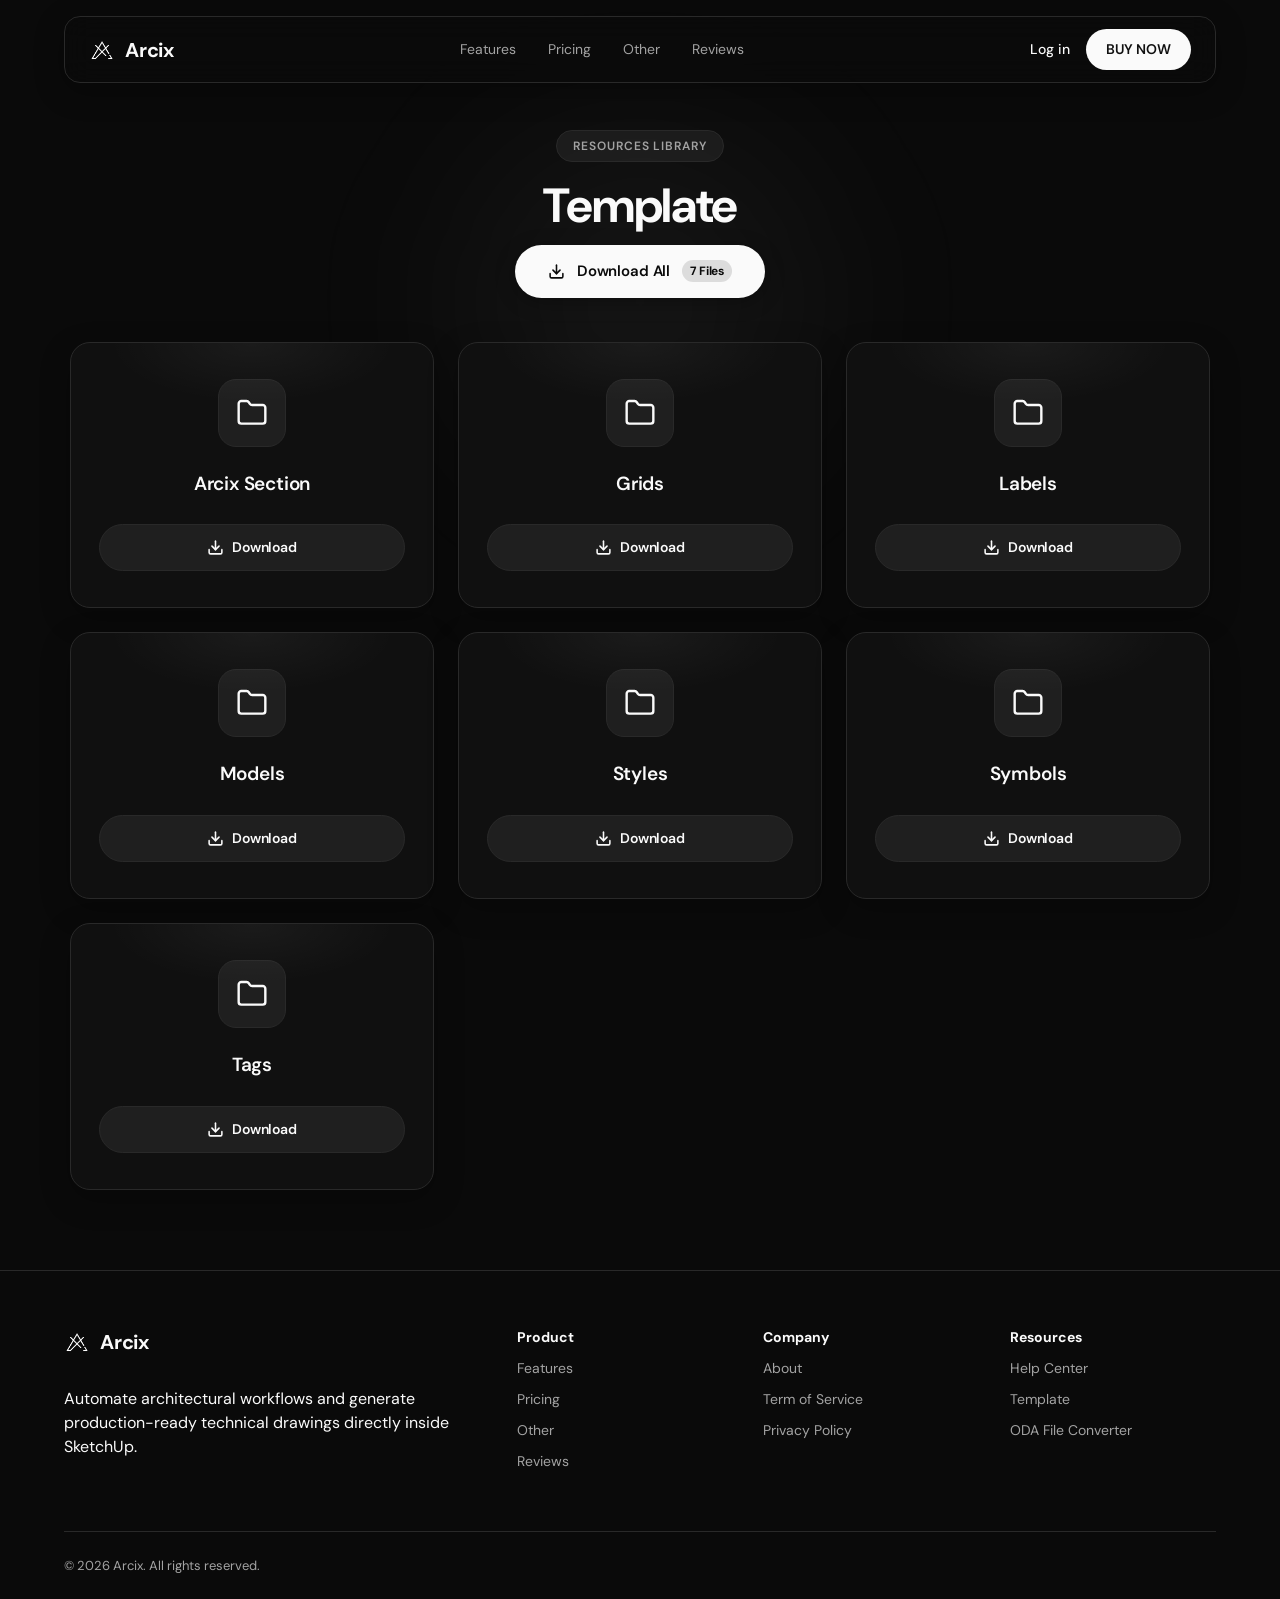
<file: template.html>
<!doctype html>
<html lang="vi" class="dark">

<head>
  <meta charset="UTF-8" />
  <meta name="viewport" content="width=device-width, initial-scale=1.0" />
  <meta name="description"
    content="Tải về bộ sưu tập 7 template mẫu chuẩn hóa quy trình kiến trúc và bản vẽ kỹ thuật Arcix dành cho SketchUp." />
  <title>Template - Arcix</title>
  <link rel="icon" id="favicon" type="image/png" href="logo/Logo_Light.png" />
  <link rel="apple-touch-icon" href="logo/Logo_Light.png" />

  <!-- Base site styling from Arcix -->
  <link rel="stylesheet" href="css/styles.css" />
  <!-- Dedicated Template page styling -->
  <link rel="stylesheet" href="css/template.css" />
</head>

<body>
  <!-- Header: Arcix standard navigation -->
  <header class="site-header reveal reveal-top visible">
    <a class="brand" href="index.html" aria-label="Arcix home">
      <img class="brand-logo" src="logo/Logo_Light.png" alt="Arcix Logo" />
      <span>Arcix</span>
    </a>
    <nav aria-label="Main navigation">
      <a href="index.html#features">Features</a>
      <a href="index.html#pricing">Pricing</a>
      <a href="index.html#other">Other</a>
      <a href="index.html#reviews">Reviews</a>
    </nav>
    <div class="header-actions">
      <a class="login" href="https://app.lemonsqueezy.com/my-orders/login">Log in</a>
      <a class="button button-dark" href="index.html#pricing">BUY NOW</a>
    </div>
  </header>

  <main class="template-page">
    <div class="ambient-glow" aria-hidden="true"></div>

    <div class="container template-container">
      <!-- Page Header with Download All button -->
      <div class="template-header">
        <span class="badge">Resources Library</span>
        <h1 class="page-title">Template</h1>

        <!-- Top Download All Action -->
        <div class="header-actions-bar">
          <a class="download-all-button" id="btn-download-all"
            href="https://github.com/arcixofficial/Template/releases/download/rc/samples_arcix_pro.zip" role="button"
            aria-label="Download All 7 Templates">
            <svg class="download-icon" viewBox="0 0 24 24" fill="none" stroke="currentColor" stroke-width="2.2"
              stroke-linecap="round" stroke-linejoin="round" aria-hidden="true">
              <path d="M21 15v4a2 2 0 0 1-2 2H5a2 2 0 0 1-2-2v-4" />
              <polyline points="7 10 12 15 17 10" />
              <line x1="12" y1="15" x2="12" y2="3" />
            </svg>
            <span class="btn-label">Download All</span>
            <span class="count-badge">7 Files</span>
          </a>
        </div>
      </div>

      <!-- Grid 7 Templates -->
      <div class="templates-grid">
        <!-- Item 1: Arcix Section -->
        <article class="template-card" id="template-card-1">
          <div class="template-card-glow" aria-hidden="true"></div>
          <div class="template-icon-wrapper" aria-hidden="true">
            <!-- Folder Icon -->
            <svg class="folder-icon" viewBox="0 0 24 24" fill="none" stroke="currentColor" stroke-width="2"
              stroke-linecap="round" stroke-linejoin="round">
              <path
                d="M4 20h16a2 2 0 0 0 2-2V8a2 2 0 0 0-2-2h-7.93a2 2 0 0 1-1.66-.9l-.82-1.2A2 2 0 0 0 7.93 3H4a2 2 0 0 0-2 2v13c0 1.1.9 2 2 2Z" />
            </svg>
          </div>
          <div class="template-info">
            <h2 class="template-name">Arcix Section</h2>
          </div>
          <div class="template-actions">
            <a class="download-button" id="btn-download-1"
              href="https://github.com/arcixofficial/Template/releases/download/rc/arcix_section.zip" role="button"
              data-template-name="Arcix Section" data-filename="arcix_section.zip" aria-label="Download Arcix Section">
              <svg class="download-icon" viewBox="0 0 24 24" fill="none" stroke="currentColor" stroke-width="2"
                stroke-linecap="round" stroke-linejoin="round" aria-hidden="true">
                <path d="M21 15v4a2 2 0 0 1-2 2H5a2 2 0 0 1-2-2v-4" />
                <polyline points="7 10 12 15 17 10" />
                <line x1="12" y1="15" x2="12" y2="3" />
              </svg>
              <span class="btn-label">Download</span>
            </a>
          </div>
        </article>

        <!-- Item 2: Interior Design Pro -->
        <article class="template-card" id="template-card-2">
          <div class="template-card-glow" aria-hidden="true"></div>
          <div class="template-icon-wrapper" aria-hidden="true">
            <!-- Folder Icon -->
            <svg class="folder-icon" viewBox="0 0 24 24" fill="none" stroke="currentColor" stroke-width="2"
              stroke-linecap="round" stroke-linejoin="round">
              <path
                d="M4 20h16a2 2 0 0 0 2-2V8a2 2 0 0 0-2-2h-7.93a2 2 0 0 1-1.66-.9l-.82-1.2A2 2 0 0 0 7.93 3H4a2 2 0 0 0-2 2v13c0 1.1.9 2 2 2Z" />
            </svg>
          </div>
          <div class="template-info">
            <h2 class="template-name">Grids</h2>
          </div>
          <div class="template-actions">
            <a class="download-button" id="btn-download-2"
              href="https://github.com/arcixofficial/Template/releases/download/rc/grids.zip" role="button"
              data-template-name="Interior Design Pro" data-filename="grids.zip"
              aria-label="Download Interior Design Pro">
              <svg class="download-icon" viewBox="0 0 24 24" fill="none" stroke="currentColor" stroke-width="2"
                stroke-linecap="round" stroke-linejoin="round" aria-hidden="true">
                <path d="M21 15v4a2 2 0 0 1-2 2H5a2 2 0 0 1-2-2v-4" />
                <polyline points="7 10 12 15 17 10" />
                <line x1="12" y1="15" x2="12" y2="3" />
              </svg>
              <span class="btn-label">Download</span>
            </a>
          </div>
        </article>

        <!-- Item 3: Landscape & Site Planning -->
        <article class="template-card" id="template-card-3">
          <div class="template-card-glow" aria-hidden="true"></div>
          <div class="template-icon-wrapper" aria-hidden="true">
            <!-- Folder Icon -->
            <svg class="folder-icon" viewBox="0 0 24 24" fill="none" stroke="currentColor" stroke-width="2"
              stroke-linecap="round" stroke-linejoin="round">
              <path
                d="M4 20h16a2 2 0 0 0 2-2V8a2 2 0 0 0-2-2h-7.93a2 2 0 0 1-1.66-.9l-.82-1.2A2 2 0 0 0 7.93 3H4a2 2 0 0 0-2 2v13c0 1.1.9 2 2 2Z" />
            </svg>
          </div>
          <div class="template-info">
            <h2 class="template-name">Labels</h2>
          </div>
          <div class="template-actions">
            <a class="download-button" id="btn-download-3"
              href="https://github.com/arcixofficial/Template/releases/download/rc/labels.zip" role="button"
              data-template-name="Landscape & Site Planning" data-filename="labels.zip"
              aria-label="Download Landscape & Site Planning">
              <svg class="download-icon" viewBox="0 0 24 24" fill="none" stroke="currentColor" stroke-width="2"
                stroke-linecap="round" stroke-linejoin="round" aria-hidden="true">
                <path d="M21 15v4a2 2 0 0 1-2 2H5a2 2 0 0 1-2-2v-4" />
                <polyline points="7 10 12 15 17 10" />
                <line x1="12" y1="15" x2="12" y2="3" />
              </svg>
              <span class="btn-label">Download</span>
            </a>
          </div>
        </article>

        <!-- Item 4: Structural & Framing -->
        <article class="template-card" id="template-card-4">
          <div class="template-card-glow" aria-hidden="true"></div>
          <div class="template-icon-wrapper" aria-hidden="true">
            <!-- Folder Icon -->
            <svg class="folder-icon" viewBox="0 0 24 24" fill="none" stroke="currentColor" stroke-width="2"
              stroke-linecap="round" stroke-linejoin="round">
              <path
                d="M4 20h16a2 2 0 0 0 2-2V8a2 2 0 0 0-2-2h-7.93a2 2 0 0 1-1.66-.9l-.82-1.2A2 2 0 0 0 7.93 3H4a2 2 0 0 0-2 2v13c0 1.1.9 2 2 2Z" />
            </svg>
          </div>
          <div class="template-info">
            <h2 class="template-name">Models</h2>
          </div>
          <div class="template-actions">
            <a class="download-button" id="btn-download-4"
              href="https://github.com/arcixofficial/Template/releases/download/rc/models.zip" role="button"
              data-template-name="Structural & Framing" data-filename="Models.zip"
              aria-label="Download Structural & Framing">
              <svg class="download-icon" viewBox="0 0 24 24" fill="none" stroke="currentColor" stroke-width="2"
                stroke-linecap="round" stroke-linejoin="round" aria-hidden="true">
                <path d="M21 15v4a2 2 0 0 1-2 2H5a2 2 0 0 1-2-2v-4" />
                <polyline points="7 10 12 15 17 10" />
                <line x1="12" y1="15" x2="12" y2="3" />
              </svg>
              <span class="btn-label">Download</span>
            </a>
          </div>
        </article>

        <!-- Item 5: MEP Systems & Routing -->
        <article class="template-card" id="template-card-5">
          <div class="template-card-glow" aria-hidden="true"></div>
          <div class="template-icon-wrapper" aria-hidden="true">
            <!-- Folder Icon -->
            <svg class="folder-icon" viewBox="0 0 24 24" fill="none" stroke="currentColor" stroke-width="2"
              stroke-linecap="round" stroke-linejoin="round">
              <path
                d="M4 20h16a2 2 0 0 0 2-2V8a2 2 0 0 0-2-2h-7.93a2 2 0 0 1-1.66-.9l-.82-1.2A2 2 0 0 0 7.93 3H4a2 2 0 0 0-2 2v13c0 1.1.9 2 2 2Z" />
            </svg>
          </div>
          <div class="template-info">
            <h2 class="template-name">Styles</h2>
          </div>
          <div class="template-actions">
            <a class="download-button" id="btn-download-5"
              href="https://github.com/arcixofficial/Template/releases/download/rc/styles.zip" role="button"
              data-template-name="MEP Systems & Routing" data-filename="styles.zip"
              aria-label="Download MEP Systems & Routing">
              <svg class="download-icon" viewBox="0 0 24 24" fill="none" stroke="currentColor" stroke-width="2"
                stroke-linecap="round" stroke-linejoin="round" aria-hidden="true">
                <path d="M21 15v4a2 2 0 0 1-2 2H5a2 2 0 0 1-2-2v-4" />
                <polyline points="7 10 12 15 17 10" />
                <line x1="12" y1="15" x2="12" y2="3" />
              </svg>
              <span class="btn-label">Download</span>
            </a>
          </div>
        </article>

        <!-- Item 6: Construction Documents -->
        <article class="template-card" id="template-card-6">
          <div class="template-card-glow" aria-hidden="true"></div>
          <div class="template-icon-wrapper" aria-hidden="true">
            <!-- Folder Icon -->
            <svg class="folder-icon" viewBox="0 0 24 24" fill="none" stroke="currentColor" stroke-width="2"
              stroke-linecap="round" stroke-linejoin="round">
              <path
                d="M4 20h16a2 2 0 0 0 2-2V8a2 2 0 0 0-2-2h-7.93a2 2 0 0 1-1.66-.9l-.82-1.2A2 2 0 0 0 7.93 3H4a2 2 0 0 0-2 2v13c0 1.1.9 2 2 2Z" />
            </svg>
          </div>
          <div class="template-info">
            <h2 class="template-name">Symbols</h2>
          </div>
          <div class="template-actions">
            <a class="download-button" id="btn-download-6"
              href="https://github.com/arcixofficial/Template/releases/download/rc/symbols.zip" role="button"
              data-template-name="Construction Documents" data-filename="Symbols.zip"
              aria-label="Download Construction Documents">
              <svg class="download-icon" viewBox="0 0 24 24" fill="none" stroke="currentColor" stroke-width="2"
                stroke-linecap="round" stroke-linejoin="round" aria-hidden="true">
                <path d="M21 15v4a2 2 0 0 1-2 2H5a2 2 0 0 1-2-2v-4" />
                <polyline points="7 10 12 15 17 10" />
                <line x1="12" y1="15" x2="12" y2="3" />
              </svg>
              <span class="btn-label">Download</span>
            </a>
          </div>
        </article>

        <!-- Item 7: Concept & Presentation -->
        <article class="template-card" id="template-card-7">
          <div class="template-card-glow" aria-hidden="true"></div>
          <div class="template-icon-wrapper" aria-hidden="true">
            <!-- Folder Icon -->
            <svg class="folder-icon" viewBox="0 0 24 24" fill="none" stroke="currentColor" stroke-width="2"
              stroke-linecap="round" stroke-linejoin="round">
              <path
                d="M4 20h16a2 2 0 0 0 2-2V8a2 2 0 0 0-2-2h-7.93a2 2 0 0 1-1.66-.9l-.82-1.2A2 2 0 0 0 7.93 3H4a2 2 0 0 0-2 2v13c0 1.1.9 2 2 2Z" />
            </svg>
          </div>
          <div class="template-info">
            <h2 class="template-name">Tags</h2>
          </div>
          <div class="template-actions">
            <a class="download-button" id="btn-download-7"
              href="https://github.com/arcixofficial/Template/releases/download/rc/tags.zip" role="button"
              data-template-name="Concept & Presentation" data-filename="tags.zip"
              aria-label="Download Concept & Presentation">
              <svg class="download-icon" viewBox="0 0 24 24" fill="none" stroke="currentColor" stroke-width="2"
                stroke-linecap="round" stroke-linejoin="round" aria-hidden="true">
                <path d="M21 15v4a2 2 0 0 1-2 2H5a2 2 0 0 1-2-2v-4" />
                <polyline points="7 10 12 15 17 10" />
                <line x1="12" y1="15" x2="12" y2="3" />
              </svg>
              <span class="btn-label">Download</span>
            </a>
          </div>
        </article>
      </div>
    </div>
  </main>

  <!-- Footer: Arcix standard footer -->
  <footer class="site-footer reveal visible">
    <div class="container">
      <div class="footer-grid">
        <div>
          <a class="brand" href="index.html" aria-label="Arcix home">
            <img class="brand-logo" src="logo/Logo_Light.png" alt="Arcix Logo" />
            <span>Arcix</span>
          </a>
          <p>Automate architectural workflows and generate production-ready technical drawings directly inside SketchUp.
          </p>
        </div>
        <div>
          <h4>Product</h4>
          <a href="index.html#features">Features</a>
          <a href="index.html#pricing">Pricing</a>
          <a href="index.html#other">Other</a>
          <a href="index.html#reviews">Reviews</a>
        </div>
        <div>
          <h4>Company</h4>
          <a href="about.html">About</a>
          <a href="terms.html">Term of Service</a>
          <a href="privacy.html">Privacy Policy</a>
        </div>
        <div>
          <h4>Resources</h4>
          <a href="#">Help Center</a>
          <a href="template.html">Template</a>
          <a href="oda-converter.html">ODA File Converter</a>
        </div>
      </div>
      <div class="footer-bottom">
        <span>© 2026 Arcix. All rights reserved.</span>
      </div>
    </div>
  </footer>

  <!-- Toast Notification Feedback -->
  <div id="toast" class="toast" role="status" aria-live="polite">
    <svg class="toast-icon" viewBox="0 0 24 24" fill="none" stroke="currentColor">
      <polyline points="20 6 9 17 4 12"></polyline>
    </svg>
    <span id="toast-text"></span>
  </div>

  <!-- Page Interaction Script -->
  <script src="js/template.js"></script>
</body>

</html>
</file>
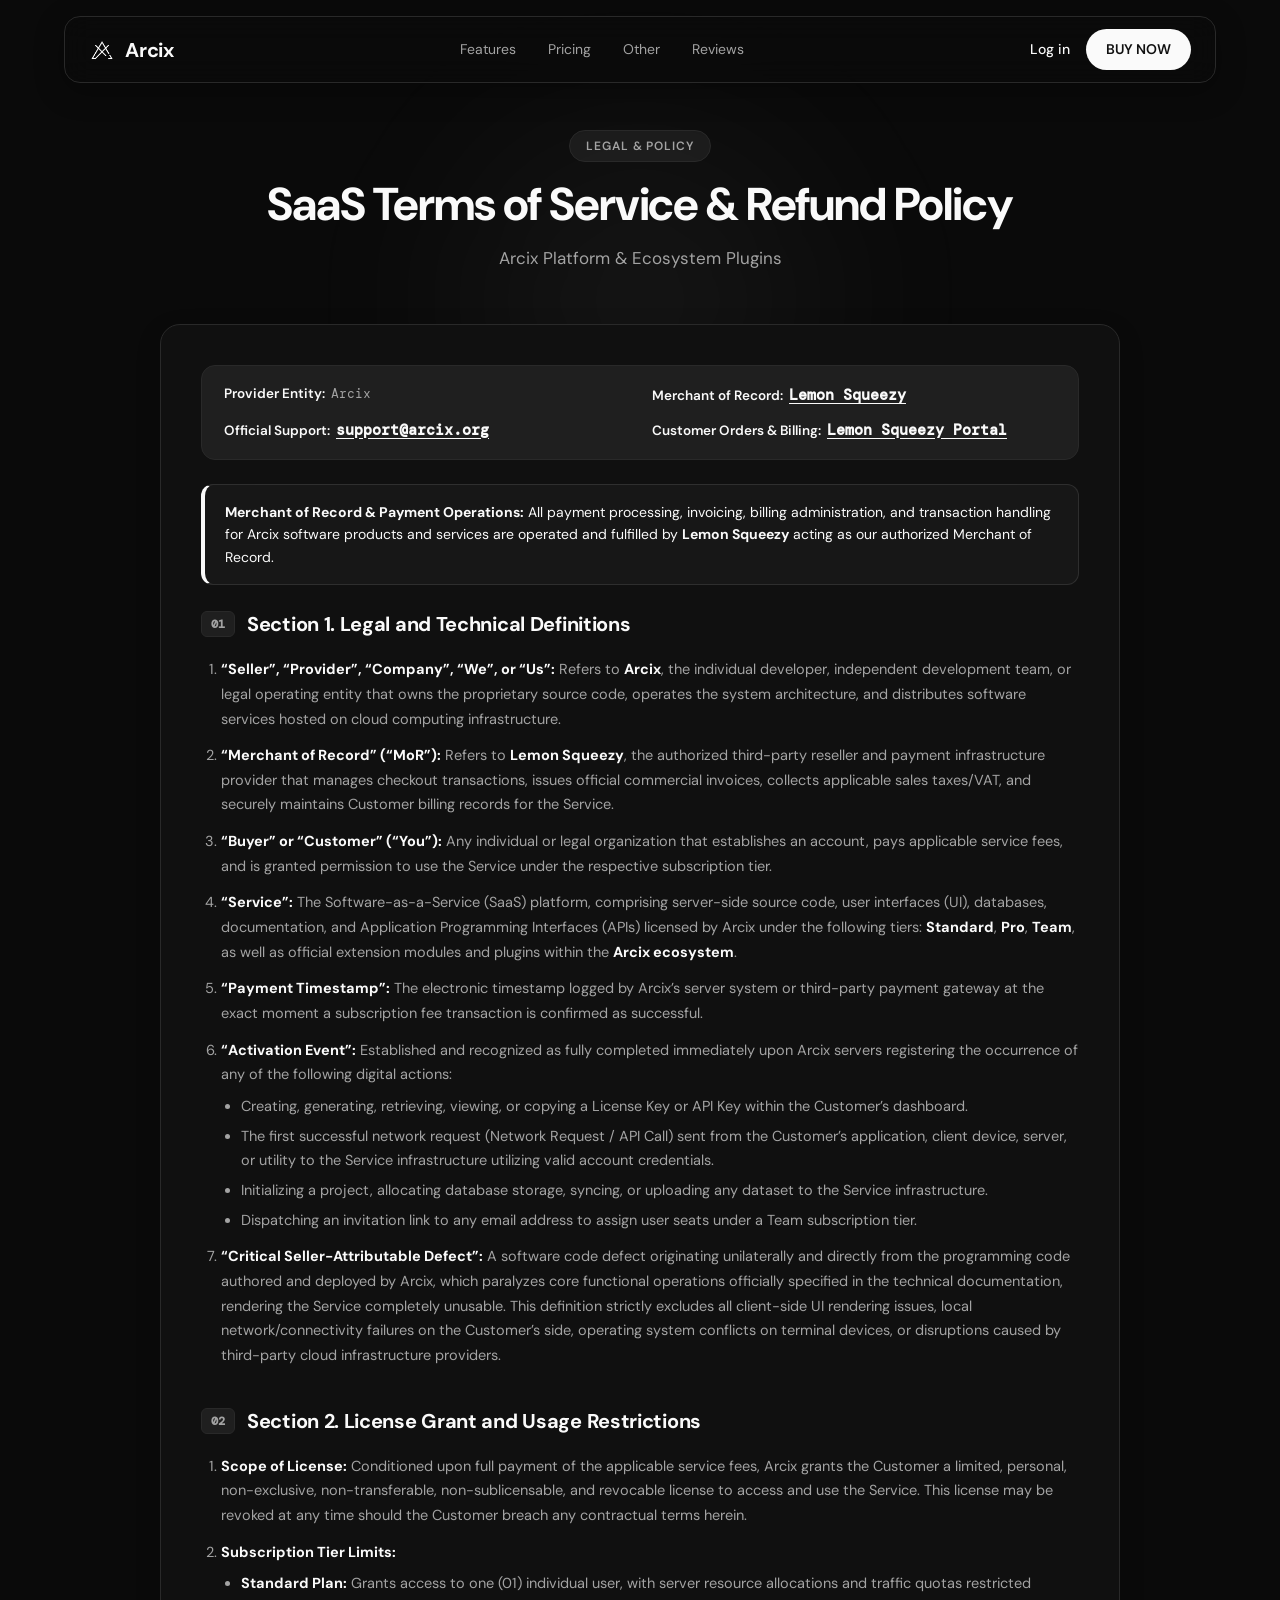
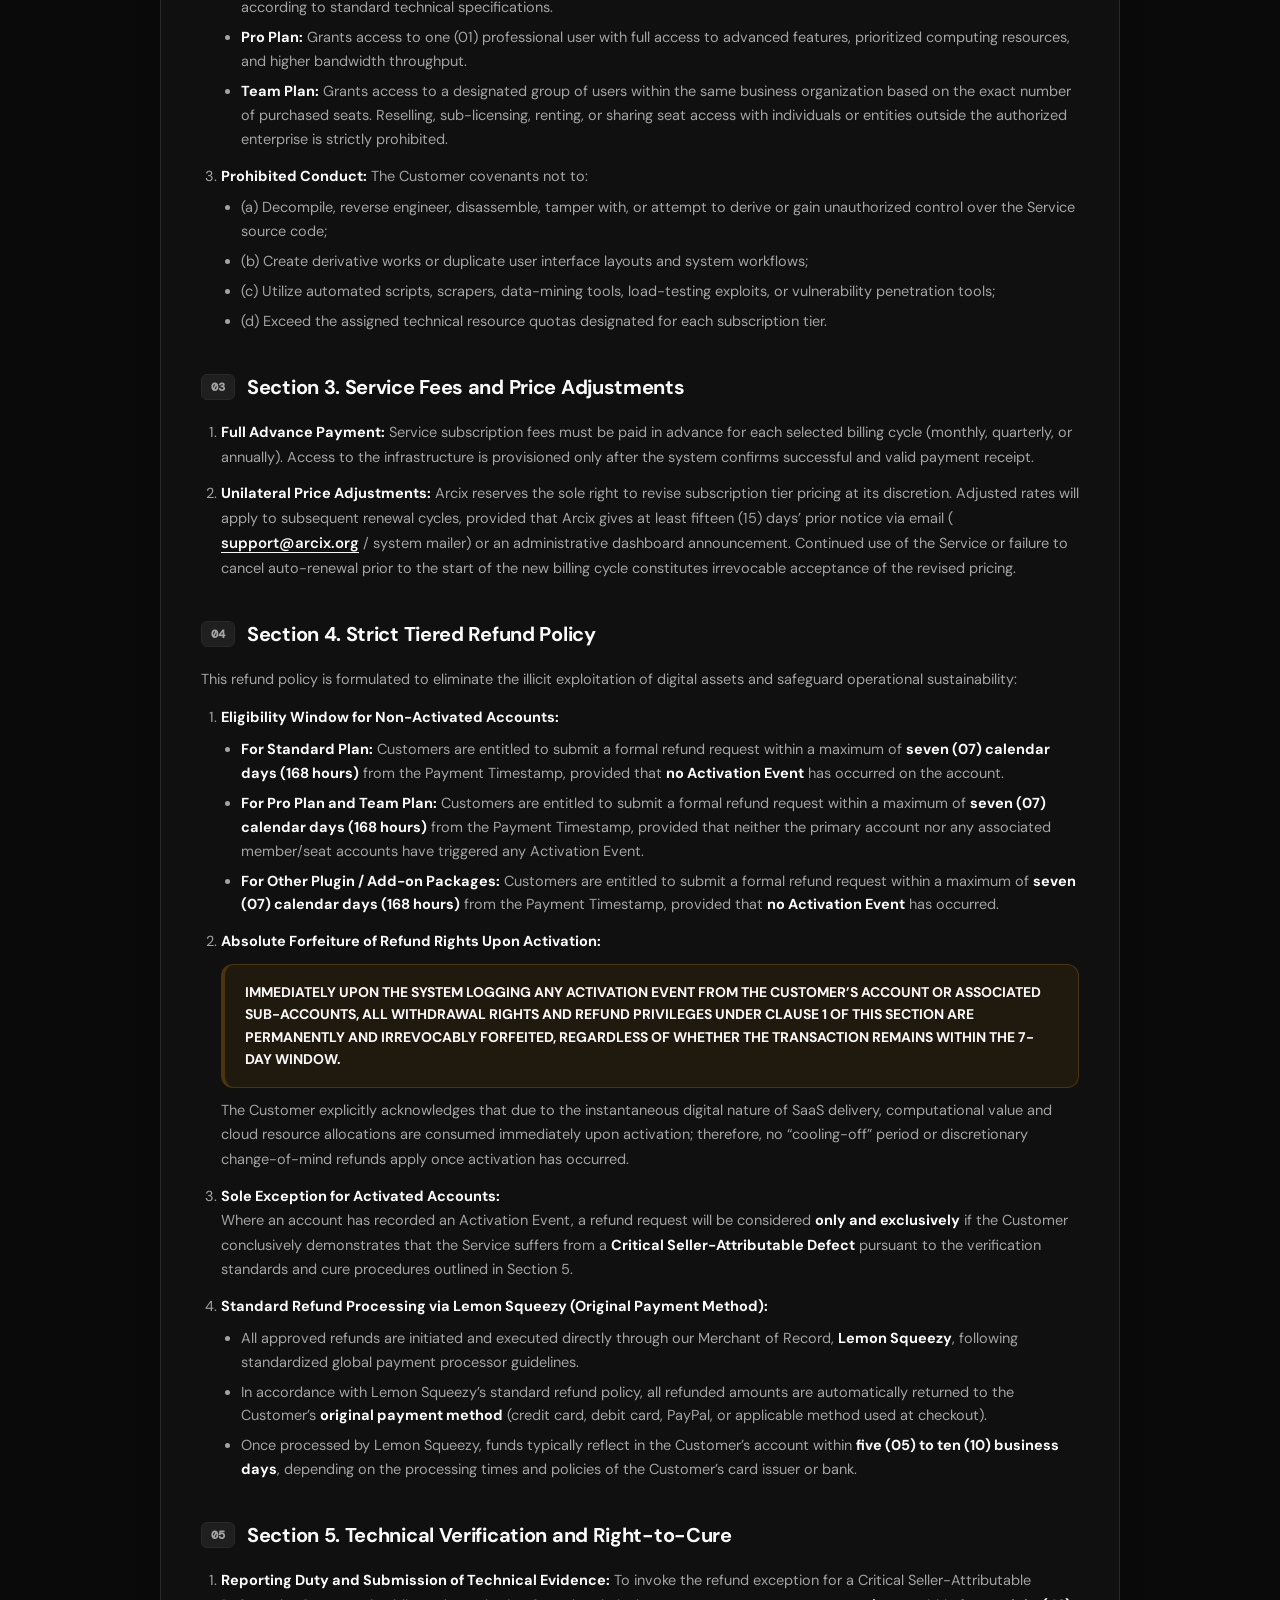
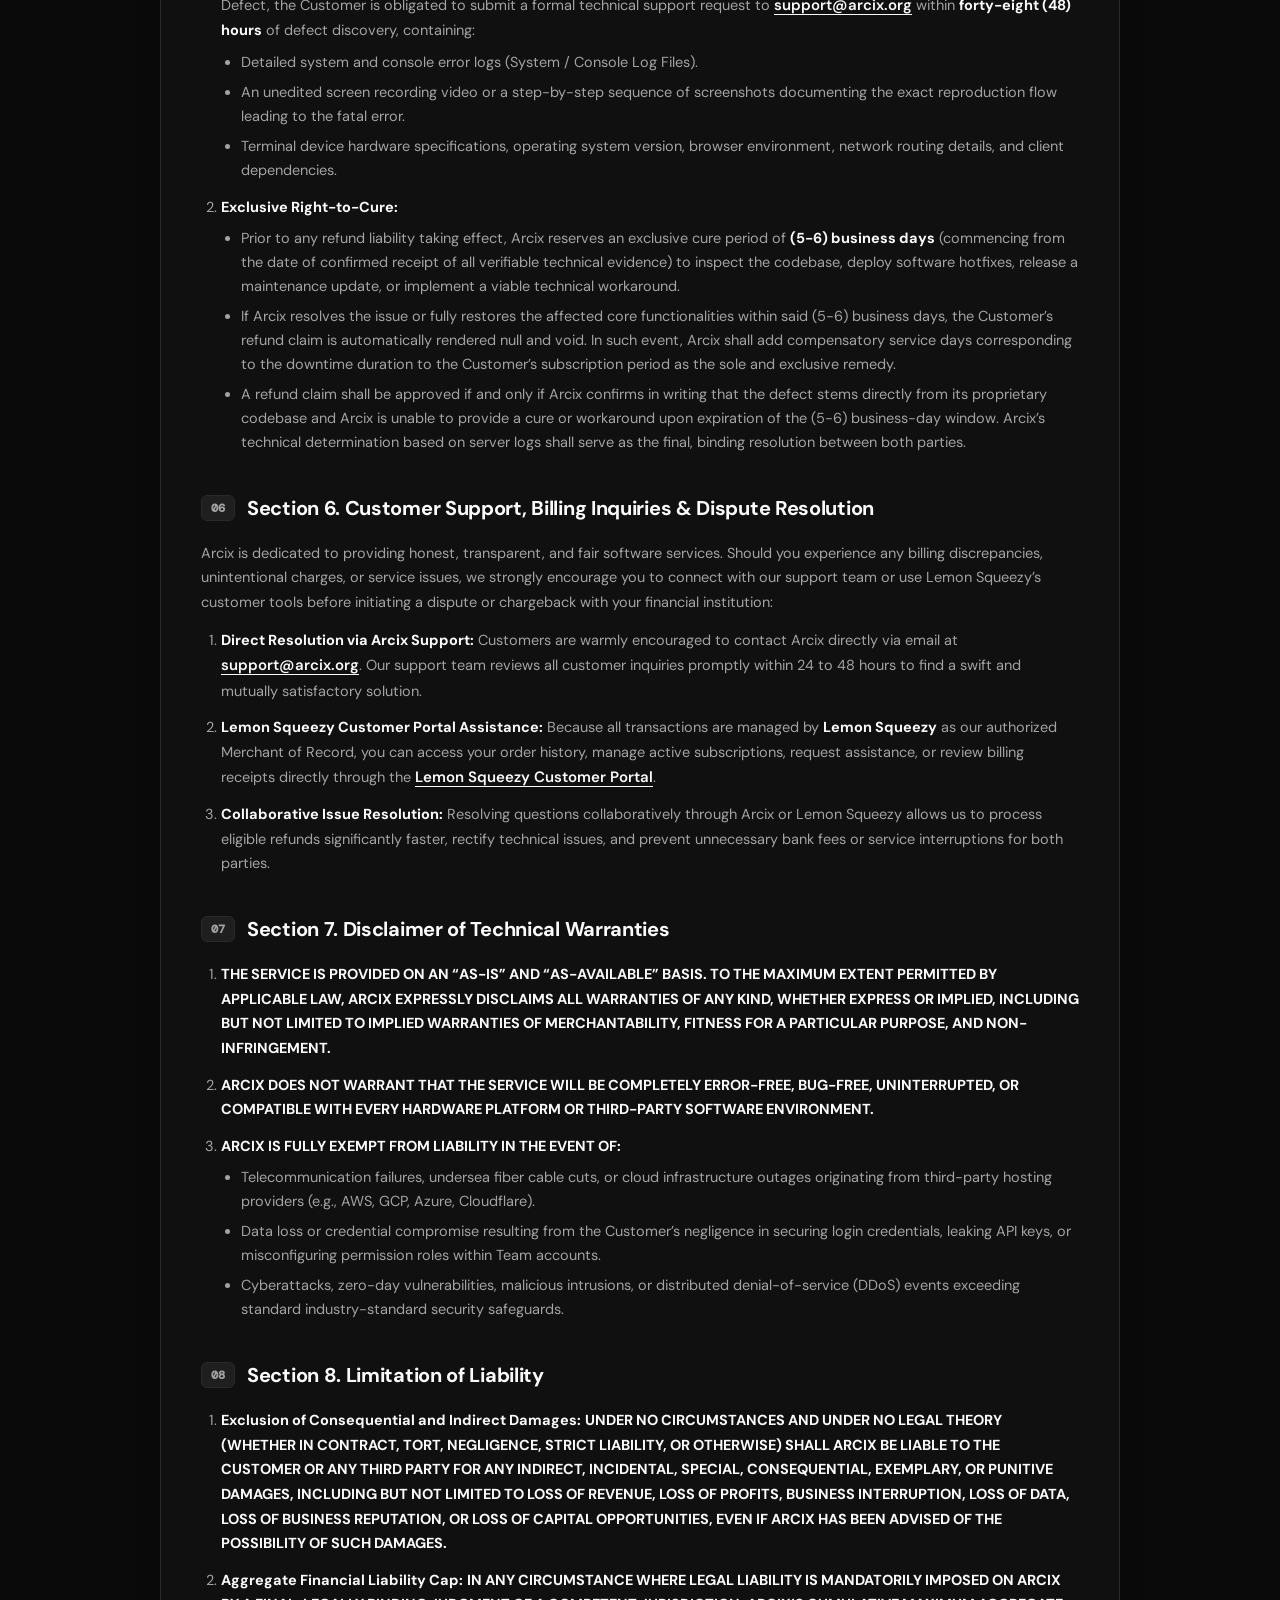
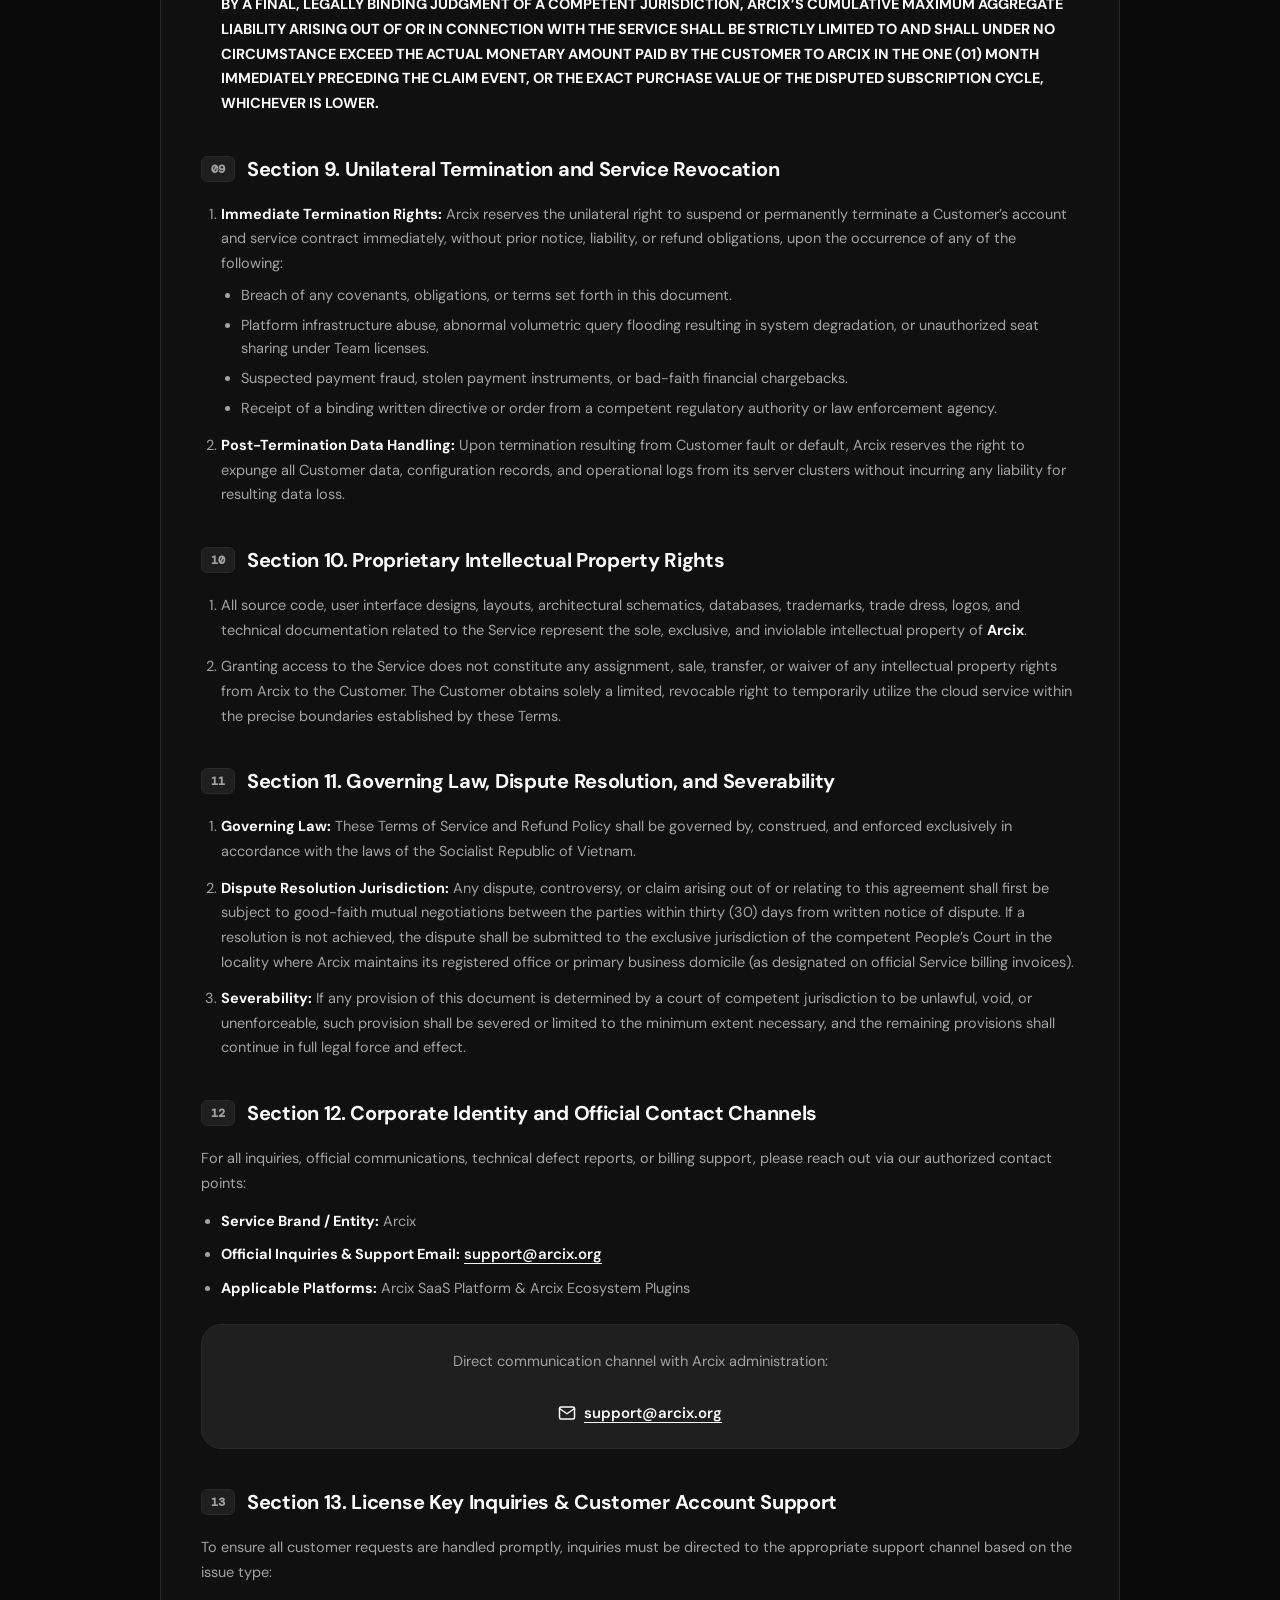
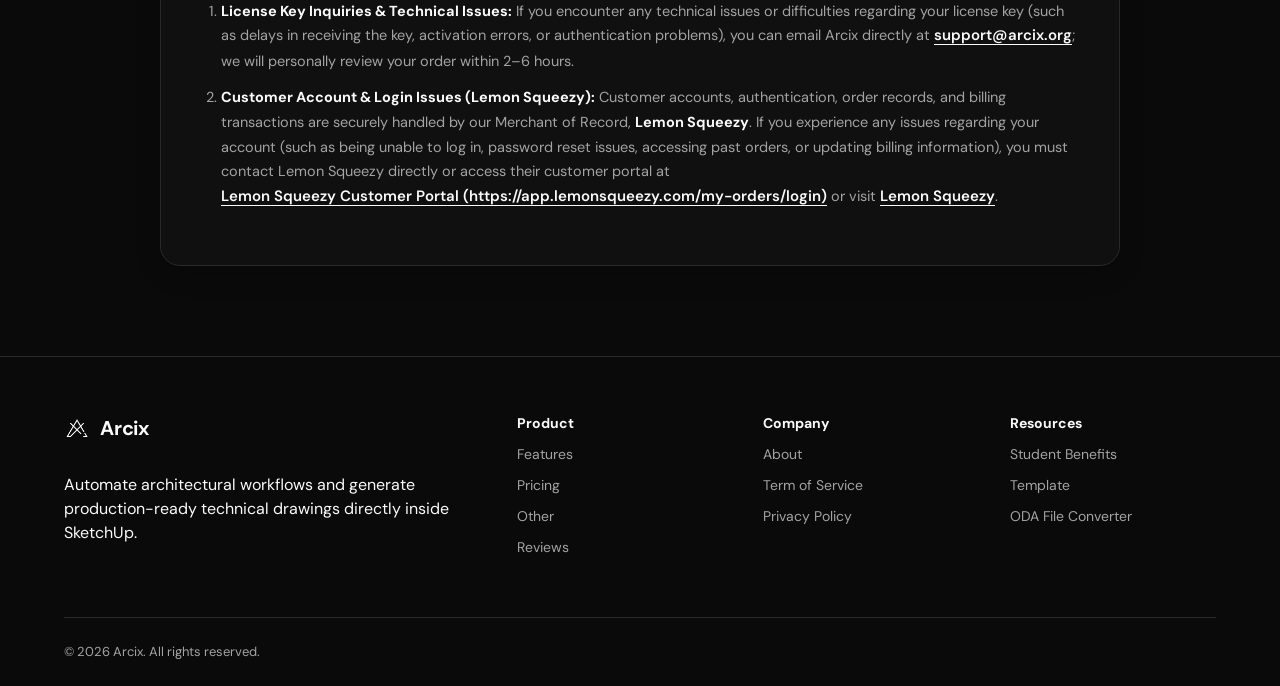
<file: terms.html>
<!doctype html>
<html lang="en" class="dark">

<head>
  <meta charset="UTF-8" />
  <meta name="viewport" content="width=device-width, initial-scale=1.0" />
  <meta name="description"
    content="SaaS Terms of Service and Refund Policy for Arcix - Governance Version 3.1.0-PROD detailing license grants, activation event triggers, tiered refund terms, and customer support channels." />
  <title>SaaS Terms of Service &amp; Refund Policy - Arcix</title>
  <link rel="icon" id="favicon" type="image/png" href="logo/Logo_Light.png" />
  <link rel="apple-touch-icon" href="logo/Logo_Light.png" />

  <!-- Base site styling from Arcix -->
  <link rel="stylesheet" href="css/styles.css" />
  <!-- Dedicated Company pages styling -->
  <link rel="stylesheet" href="css/company.css" />
</head>

<body>
  <!-- Header: Arcix standard navigation -->
  <header class="site-header reveal reveal-top visible">
    <a class="brand" href="index.html" aria-label="Arcix home">
      <img class="brand-logo" src="logo/Logo_Light.png" alt="Arcix Logo" />
      <span>Arcix</span>
    </a>
    <nav aria-label="Main navigation">
      <a href="index.html#features">Features</a>
      <a href="index.html#pricing">Pricing</a>
      <a href="index.html#other">Other</a>
      <a href="index.html#reviews">Reviews</a>
    </nav>
    <div class="header-actions">
      <a class="login" href="https://app.lemonsqueezy.com/my-orders/login">Log in</a>
      <a class="button button-dark" href="index.html#pricing">BUY NOW</a>
    </div>
  </header>

  <main class="company-page">
    <div class="ambient-glow" aria-hidden="true"></div>

    <div class="container company-container">
      <div class="company-header">
        <span class="badge">Legal &amp; Policy</span>
        <h1 class="page-title">SaaS Terms of Service &amp; Refund Policy</h1>
        <p class="page-subtitle">
          Arcix Platform &amp; Ecosystem
          Plugins
        </p>
      </div>

      <div class="terms-wrapper">
        <article class="terms-card">
          <!-- Metadata Overview -->
          <div class="terms-meta-grid">
            <div class="terms-meta-item">
              <span class="terms-meta-label">Provider Entity:</span>
              <span class="terms-meta-val">Arcix</span>
            </div>
            <div class="terms-meta-item">
              <span class="terms-meta-label">Merchant of Record:</span>
              <span class="terms-meta-val"><a class="contact-email-link" href="https://www.lemonsqueezy.com"
                  target="_blank" rel="noopener noreferrer">Lemon Squeezy</a></span>
            </div>
            <div class="terms-meta-item">
              <span class="terms-meta-label">Official Support:</span>
              <span class="terms-meta-val"><a class="contact-email-link"
                  href="mailto:support@arcix.org">support@arcix.org</a></span>
            </div>
            <div class="terms-meta-item">
              <span class="terms-meta-label">Customer Orders &amp; Billing:</span>
              <span class="terms-meta-val"><a class="contact-email-link"
                  href="https://app.lemonsqueezy.com/my-orders/login" target="_blank" rel="noopener noreferrer">Lemon
                  Squeezy Portal</a></span>
            </div>
          </div>

          <!-- Merchant of Record Disclosure -->
          <div class="policy-alert" style="margin-bottom: 24px;">
            <strong>Merchant of Record &amp; Payment Operations:</strong> All payment processing, invoicing, billing
            administration, and transaction handling for Arcix software products and services are operated and fulfilled
            by <strong>Lemon Squeezy</strong> acting as our authorized Merchant of Record.
          </div>

          <!-- Section 1 -->
          <section class="terms-item">
            <div class="terms-section-header">
              <span class="section-number">01</span>
              <h2>Section 1. Legal and Technical Definitions</h2>
            </div>
            <ol class="terms-ol">
              <li><strong>&ldquo;Seller&rdquo;, &ldquo;Provider&rdquo;, &ldquo;Company&rdquo;, &ldquo;We&rdquo;, or
                  &ldquo;Us&rdquo;:</strong> Refers to <strong>Arcix</strong>, the individual developer, independent
                development team, or legal operating entity that owns the proprietary source code, operates the system
                architecture, and distributes software services hosted on cloud computing infrastructure.</li>
              <li><strong>&ldquo;Merchant of Record&rdquo; (&ldquo;MoR&rdquo;):</strong> Refers to <strong>Lemon
                  Squeezy</strong>,
                the authorized third-party reseller and payment infrastructure provider that manages checkout
                transactions,
                issues official commercial invoices, collects applicable sales taxes/VAT, and securely maintains
                Customer billing
                records for the Service.</li>
              <li><strong>&ldquo;Buyer&rdquo; or &ldquo;Customer&rdquo; (&ldquo;You&rdquo;):</strong> Any individual or
                legal organization that establishes an account, pays applicable service fees, and is granted permission
                to use the Service under the respective subscription tier.</li>
              <li><strong>&ldquo;Service&rdquo;:</strong> The Software-as-a-Service (SaaS) platform, comprising
                server-side source code, user interfaces (UI), databases, documentation, and Application Programming
                Interfaces (APIs) licensed by Arcix under the following tiers: <strong>Standard</strong>,
                <strong>Pro</strong>, <strong>Team</strong>, as well as official extension modules and plugins within
                the <strong>Arcix ecosystem</strong>.
              </li>
              <li><strong>&ldquo;Payment Timestamp&rdquo;:</strong> The electronic timestamp logged by Arcix&rsquo;s
                server system or third-party payment gateway at the exact moment a subscription fee transaction is
                confirmed as successful.</li>
              <li><strong>&ldquo;Activation Event&rdquo;:</strong> Established and recognized as fully completed
                immediately upon Arcix servers registering the occurrence of any of the following digital actions:
                <ul class="terms-sublist">
                  <li>Creating, generating, retrieving, viewing, or copying a License Key or API Key within the
                    Customer&rsquo;s dashboard.</li>
                  <li>The first successful network request (Network Request / API Call) sent from the Customer&rsquo;s
                    application, client device, server, or utility to the Service infrastructure utilizing valid account
                    credentials.</li>
                  <li>Initializing a project, allocating database storage, syncing, or uploading any dataset to the
                    Service infrastructure.</li>
                  <li>Dispatching an invitation link to any email address to assign user seats under a Team subscription
                    tier.</li>
                </ul>
              </li>
              <li><strong>&ldquo;Critical Seller-Attributable Defect&rdquo;:</strong> A software code defect originating
                unilaterally and directly from the programming code authored and deployed by Arcix, which paralyzes core
                functional operations officially specified in the technical documentation, rendering the Service
                completely unusable. This definition strictly excludes all client-side UI rendering issues, local
                network/connectivity failures on the Customer&rsquo;s side, operating system conflicts on terminal
                devices, or disruptions caused by third-party cloud infrastructure providers.</li>
            </ol>
          </section>

          <!-- Section 2 -->
          <section class="terms-item">
            <div class="terms-section-header">
              <span class="section-number">02</span>
              <h2>Section 2. License Grant and Usage Restrictions</h2>
            </div>
            <ol class="terms-ol">
              <li><strong>Scope of License:</strong> Conditioned upon full payment of the applicable service fees, Arcix
                grants the Customer a limited, personal, non-exclusive, non-transferable, non-sublicensable, and
                revocable license to access and use the Service. This license may be revoked at any time should the
                Customer breach any contractual terms herein.</li>
              <li><strong>Subscription Tier Limits:</strong>
                <ul class="terms-sublist">
                  <li><strong>Standard Plan:</strong> Grants access to one (01) individual user, with server resource
                    allocations and traffic quotas restricted according to standard technical specifications.</li>
                  <li><strong>Pro Plan:</strong> Grants access to one (01) professional user with full access to
                    advanced features, prioritized computing resources, and higher bandwidth throughput.</li>
                  <li><strong>Team Plan:</strong> Grants access to a designated group of users within the same business
                    organization based on the exact number of purchased seats. Reselling, sub-licensing, renting, or
                    sharing seat access with individuals or entities outside the authorized enterprise is strictly
                    prohibited.</li>
                </ul>
              </li>
              <li><strong>Prohibited Conduct:</strong> The Customer covenants not to:
                <ul class="terms-sublist">
                  <li>(a) Decompile, reverse engineer, disassemble, tamper with, or attempt to derive or gain
                    unauthorized control over the Service source code;</li>
                  <li>(b) Create derivative works or duplicate user interface layouts and system workflows;</li>
                  <li>(c) Utilize automated scripts, scrapers, data-mining tools, load-testing exploits, or
                    vulnerability penetration tools;</li>
                  <li>(d) Exceed the assigned technical resource quotas designated for each subscription tier.</li>
                </ul>
              </li>
            </ol>
          </section>

          <!-- Section 3 -->
          <section class="terms-item">
            <div class="terms-section-header">
              <span class="section-number">03</span>
              <h2>Section 3. Service Fees and Price Adjustments</h2>
            </div>
            <ol class="terms-ol">
              <li><strong>Full Advance Payment:</strong> Service subscription fees must be paid in advance for each
                selected billing cycle (monthly, quarterly, or annually). Access to the infrastructure is provisioned
                only after the system confirms successful and valid payment receipt.</li>
              <li><strong>Unilateral Price Adjustments:</strong> Arcix reserves the sole right to revise subscription
                tier pricing at its discretion. Adjusted rates will apply to subsequent renewal cycles, provided that
                Arcix gives at least fifteen (15) days&rsquo; prior notice via email (<a class="contact-email-link"
                  href="mailto:support@arcix.org">support@arcix.org</a> / system mailer) or an
                administrative dashboard announcement. Continued use of the Service or failure to cancel auto-renewal
                prior to the start of the new billing cycle constitutes irrevocable acceptance of the revised pricing.
              </li>
            </ol>
          </section>

          <!-- Section 4 -->
          <section class="terms-item">
            <div class="terms-section-header">
              <span class="section-number">04</span>
              <h2>Section 4. Strict Tiered Refund Policy</h2>
            </div>
            <p>
              This refund policy is formulated to eliminate the illicit exploitation of digital assets and safeguard
              operational sustainability:
            </p>
            <ol class="terms-ol">
              <li><strong>Eligibility Window for Non-Activated Accounts:</strong>
                <ul class="terms-sublist">
                  <li><strong>For Standard Plan:</strong> Customers are entitled to submit a formal refund request
                    within a maximum of <strong>seven (07) calendar days (168 hours)</strong> from the Payment Timestamp,
                    provided that <strong>no Activation Event</strong> has occurred on the account.</li>
                  <li><strong>For Pro Plan and Team Plan:</strong> Customers are entitled to submit a formal refund
                    request within a maximum of <strong>seven (07) calendar days (168 hours)</strong> from the Payment
                    Timestamp, provided that neither the primary account nor any associated member/seat accounts have
                    triggered any Activation Event.</li>
                  <li><strong>For Other Plugin / Add-on Packages:</strong> Customers are entitled to submit a formal
                    refund request within a maximum of <strong>seven (07) calendar days (168 hours)</strong> from the
                    Payment Timestamp, provided that <strong>no Activation Event</strong> has occurred.</li>
                </ul>
              </li>
              <li><strong>Absolute Forfeiture of Refund Rights Upon Activation:</strong>
                <div class="policy-alert policy-alert-warning" style="margin: 10px 0;">
                  <strong>IMMEDIATELY UPON THE SYSTEM LOGGING ANY ACTIVATION EVENT FROM THE CUSTOMER&rsquo;S ACCOUNT OR
                    ASSOCIATED SUB-ACCOUNTS, ALL WITHDRAWAL RIGHTS AND REFUND PRIVILEGES UNDER CLAUSE 1 OF THIS SECTION
                    ARE PERMANENTLY AND IRREVOCABLY FORFEITED, REGARDLESS OF WHETHER THE TRANSACTION REMAINS WITHIN THE
                    7-DAY WINDOW.</strong>
                </div>
                <p>
                  The Customer explicitly acknowledges that due to the instantaneous digital nature of SaaS delivery,
                  computational value and cloud resource allocations are consumed immediately upon activation;
                  therefore, no &ldquo;cooling-off&rdquo; period or discretionary change-of-mind refunds apply once
                  activation has occurred.
                </p>
              </li>
              <li><strong>Sole Exception for Activated Accounts:</strong>
                <p>
                  Where an account has recorded an Activation Event, a refund request will be considered <strong>only
                    and exclusively</strong> if the Customer conclusively demonstrates that the Service suffers from a
                  <strong>Critical Seller-Attributable Defect</strong> pursuant to the verification standards and cure
                  procedures outlined in Section 5.
                </p>
              </li>
              <li><strong>Standard Refund Processing via Lemon Squeezy (Original Payment Method):</strong>
                <ul class="terms-sublist">
                  <li>All approved refunds are initiated and executed directly through our Merchant of Record,
                    <strong>Lemon Squeezy</strong>, following standardized global payment processor guidelines.
                  </li>
                  <li>In accordance with Lemon Squeezy&rsquo;s standard refund policy, all refunded amounts are
                    automatically returned to the Customer&rsquo;s <strong>original payment method</strong> (credit
                    card, debit card, PayPal, or applicable method used at checkout).</li>
                  <li>Once processed by Lemon Squeezy, funds typically reflect in the Customer&rsquo;s account within
                    <strong>five (05) to ten (10) business days</strong>, depending on the processing times and policies
                    of the Customer&rsquo;s card issuer or bank.
                  </li>
                </ul>
              </li>
            </ol>
          </section>

          <!-- Section 5 -->
          <section class="terms-item">
            <div class="terms-section-header">
              <span class="section-number">05</span>
              <h2>Section 5. Technical Verification and Right-to-Cure</h2>
            </div>
            <ol class="terms-ol">
              <li><strong>Reporting Duty and Submission of Technical Evidence:</strong> To invoke the refund exception
                for a Critical Seller-Attributable Defect, the Customer is obligated to submit a formal technical
                support request to <a class="contact-email-link" href="mailto:support@arcix.org">support@arcix.org</a>
                within <strong>forty-eight (48)
                  hours</strong> of defect discovery, containing:
                <ul class="terms-sublist">
                  <li>Detailed system and console error logs (System / Console Log Files).</li>
                  <li>An unedited screen recording video or a step-by-step sequence of screenshots documenting the exact
                    reproduction flow leading to the fatal error.</li>
                  <li>Terminal device hardware specifications, operating system version, browser environment, network
                    routing details, and client dependencies.</li>
                </ul>
              </li>
              <li><strong>Exclusive Right-to-Cure:</strong>
                <ul class="terms-sublist">
                  <li>Prior to any refund liability taking effect, Arcix reserves an exclusive cure period of
                    <strong>(5-6) business days</strong> (commencing from the date of confirmed receipt of all
                    verifiable technical evidence) to inspect the codebase, deploy software hotfixes, release a
                    maintenance update, or implement a viable technical workaround.
                  </li>
                  <li>If Arcix resolves the issue or fully restores the affected core functionalities within said
                    (5-6) business days, the Customer&rsquo;s refund claim is automatically rendered null and
                    void. In such event, Arcix shall add compensatory service days corresponding to the downtime
                    duration to the Customer&rsquo;s subscription period as the sole and exclusive remedy.</li>
                  <li>A refund claim shall be approved if and only if Arcix confirms in writing that the defect stems
                    directly from its proprietary codebase and Arcix is unable to provide a cure or workaround upon
                    expiration of the (5-6) business-day window. Arcix&rsquo;s technical determination based on
                    server logs shall serve as the final, binding resolution between both parties.</li>
                </ul>
              </li>
            </ol>
          </section>

          <!-- Section 6 -->
          <section class="terms-item">
            <div class="terms-section-header">
              <span class="section-number">06</span>
              <h2>Section 6. Customer Support, Billing Inquiries &amp; Dispute Resolution</h2>
            </div>
            <p>
              Arcix is dedicated to providing honest, transparent, and fair software services. Should you experience any
              billing discrepancies, unintentional charges, or service issues, we strongly encourage you to connect with
              our support team or use Lemon Squeezy&rsquo;s customer tools before initiating a dispute or chargeback
              with your financial institution:
            </p>
            <ol class="terms-ol">
              <li><strong>Direct Resolution via Arcix Support:</strong> Customers are warmly encouraged to contact Arcix
                directly via email at <a class="contact-email-link"
                  href="mailto:support@arcix.org">support@arcix.org</a>. Our support team reviews all
                customer inquiries promptly within 24 to 48 hours to find a swift and mutually satisfactory solution.
              </li>
              <li><strong>Lemon Squeezy Customer Portal Assistance:</strong> Because all transactions are managed by
                <strong>Lemon Squeezy</strong> as our authorized Merchant of Record, you can access your order history,
                manage active subscriptions, request assistance, or review billing receipts directly through the <a
                  class="contact-email-link" href="https://app.lemonsqueezy.com/my-orders/login" target="_blank"
                  rel="noopener noreferrer">Lemon Squeezy Customer Portal</a>.
              </li>
              <li><strong>Collaborative Issue Resolution:</strong> Resolving questions collaboratively through Arcix or
                Lemon Squeezy allows us to process eligible refunds significantly faster, rectify technical issues, and
                prevent unnecessary bank fees or service interruptions for both parties.</li>
            </ol>
          </section>

          <!-- Section 7 -->
          <section class="terms-item">
            <div class="terms-section-header">
              <span class="section-number">07</span>
              <h2>Section 7. Disclaimer of Technical Warranties</h2>
            </div>
            <ol class="terms-ol">
              <li><strong>THE SERVICE IS PROVIDED ON AN &ldquo;AS-IS&rdquo; AND &ldquo;AS-AVAILABLE&rdquo; BASIS. TO THE
                  MAXIMUM EXTENT PERMITTED BY APPLICABLE LAW, ARCIX EXPRESSLY DISCLAIMS ALL WARRANTIES OF ANY KIND,
                  WHETHER EXPRESS OR IMPLIED, INCLUDING BUT NOT LIMITED TO IMPLIED WARRANTIES OF MERCHANTABILITY,
                  FITNESS FOR A PARTICULAR PURPOSE, AND NON-INFRINGEMENT.</strong></li>
              <li><strong>ARCIX DOES NOT WARRANT THAT THE SERVICE WILL BE COMPLETELY ERROR-FREE, BUG-FREE,
                  UNINTERRUPTED, OR COMPATIBLE WITH EVERY HARDWARE PLATFORM OR THIRD-PARTY SOFTWARE
                  ENVIRONMENT.</strong></li>
              <li><strong>ARCIX IS FULLY EXEMPT FROM LIABILITY IN THE EVENT OF:</strong>
                <ul class="terms-sublist">
                  <li>Telecommunication failures, undersea fiber cable cuts, or cloud infrastructure outages originating
                    from third-party hosting providers (e.g., AWS, GCP, Azure, Cloudflare).</li>
                  <li>Data loss or credential compromise resulting from the Customer&rsquo;s negligence in securing
                    login credentials, leaking API keys, or misconfiguring permission roles within Team accounts.</li>
                  <li>Cyberattacks, zero-day vulnerabilities, malicious intrusions, or distributed denial-of-service
                    (DDoS) events exceeding standard industry-standard security safeguards.</li>
                </ul>
              </li>
            </ol>
          </section>

          <!-- Section 8 -->
          <section class="terms-item">
            <div class="terms-section-header">
              <span class="section-number">08</span>
              <h2>Section 8. Limitation of Liability</h2>
            </div>
            <ol class="terms-ol">
              <li><strong>Exclusion of Consequential and Indirect Damages:</strong> <strong>UNDER NO CIRCUMSTANCES AND
                  UNDER NO LEGAL THEORY (WHETHER IN CONTRACT, TORT, NEGLIGENCE, STRICT LIABILITY, OR OTHERWISE) SHALL
                  ARCIX BE LIABLE TO THE CUSTOMER OR ANY THIRD PARTY FOR ANY INDIRECT, INCIDENTAL, SPECIAL,
                  CONSEQUENTIAL, EXEMPLARY, OR PUNITIVE DAMAGES, INCLUDING BUT NOT LIMITED TO LOSS OF REVENUE, LOSS OF
                  PROFITS, BUSINESS INTERRUPTION, LOSS OF DATA, LOSS OF BUSINESS REPUTATION, OR LOSS OF CAPITAL
                  OPPORTUNITIES, EVEN IF ARCIX HAS BEEN ADVISED OF THE POSSIBILITY OF SUCH DAMAGES.</strong></li>
              <li><strong>Aggregate Financial Liability Cap:</strong> <strong>IN ANY CIRCUMSTANCE WHERE LEGAL LIABILITY
                  IS MANDATORILY IMPOSED ON ARCIX BY A FINAL, LEGALLY BINDING JUDGMENT OF A COMPETENT JURISDICTION,
                  ARCIX&rsquo;S CUMULATIVE MAXIMUM AGGREGATE LIABILITY ARISING OUT OF OR IN CONNECTION WITH THE SERVICE
                  SHALL BE STRICTLY LIMITED TO AND SHALL UNDER NO CIRCUMSTANCE EXCEED THE ACTUAL MONETARY AMOUNT PAID BY
                  THE CUSTOMER TO ARCIX IN THE ONE (01) MONTH IMMEDIATELY PRECEDING THE CLAIM EVENT, OR THE EXACT
                  PURCHASE VALUE OF THE DISPUTED SUBSCRIPTION CYCLE, WHICHEVER IS LOWER.</strong></li>
            </ol>
          </section>

          <!-- Section 9 -->
          <section class="terms-item">
            <div class="terms-section-header">
              <span class="section-number">09</span>
              <h2>Section 9. Unilateral Termination and Service Revocation</h2>
            </div>
            <ol class="terms-ol">
              <li><strong>Immediate Termination Rights:</strong> Arcix reserves the unilateral right to suspend or
                permanently terminate a Customer&rsquo;s account and service contract immediately, without prior notice,
                liability, or refund obligations, upon the occurrence of any of the following:
                <ul class="terms-sublist">
                  <li>Breach of any covenants, obligations, or terms set forth in this document.</li>
                  <li>Platform infrastructure abuse, abnormal volumetric query flooding resulting in system degradation,
                    or unauthorized seat sharing under Team licenses.</li>
                  <li>Suspected payment fraud, stolen payment instruments, or bad-faith financial chargebacks.</li>
                  <li>Receipt of a binding written directive or order from a competent regulatory authority or law
                    enforcement agency.</li>
                </ul>
              </li>
              <li><strong>Post-Termination Data Handling:</strong> Upon termination resulting from Customer fault or
                default, Arcix reserves the right to expunge all Customer data, configuration records, and operational
                logs from its server clusters without incurring any liability for resulting data loss.</li>
            </ol>
          </section>

          <!-- Section 10 -->
          <section class="terms-item">
            <div class="terms-section-header">
              <span class="section-number">10</span>
              <h2>Section 10. Proprietary Intellectual Property Rights</h2>
            </div>
            <ol class="terms-ol">
              <li>All source code, user interface designs, layouts, architectural schematics, databases, trademarks,
                trade dress, logos, and technical documentation related to the Service represent the sole, exclusive,
                and inviolable intellectual property of <strong>Arcix</strong>.</li>
              <li>Granting access to the Service does not constitute any assignment, sale, transfer, or waiver of any
                intellectual property rights from Arcix to the Customer. The Customer obtains solely a limited,
                revocable right to temporarily utilize the cloud service within the precise boundaries established by
                these Terms.</li>
            </ol>
          </section>

          <!-- Section 11 -->
          <section class="terms-item">
            <div class="terms-section-header">
              <span class="section-number">11</span>
              <h2>Section 11. Governing Law, Dispute Resolution, and Severability</h2>
            </div>
            <ol class="terms-ol">
              <li><strong>Governing Law:</strong> These Terms of Service and Refund Policy shall be governed by,
                construed, and enforced exclusively in accordance with the laws of the Socialist Republic of Vietnam.
              </li>
              <li><strong>Dispute Resolution Jurisdiction:</strong> Any dispute, controversy, or claim arising out of or
                relating to this agreement shall first be subject to good-faith mutual negotiations between the parties
                within thirty (30) days from written notice of dispute. If a resolution is not achieved, the dispute
                shall be submitted to the exclusive jurisdiction of the competent People&rsquo;s Court in the locality
                where Arcix maintains its registered office or primary business domicile (as designated on official
                Service billing invoices).</li>
              <li><strong>Severability:</strong> If any provision of this document is determined by a court of competent
                jurisdiction to be unlawful, void, or unenforceable, such provision shall be severed or limited to the
                minimum extent necessary, and the remaining provisions shall continue in full legal force and effect.
              </li>
            </ol>
          </section>

          <!-- Section 12 -->
          <section class="terms-item">
            <div class="terms-section-header">
              <span class="section-number">12</span>
              <h2>Section 12. Corporate Identity and Official Contact Channels</h2>
            </div>
            <p>
              For all inquiries, official communications, technical defect reports, or billing support, please reach out
              via our authorized contact points:
            </p>
            <ul class="terms-list">
              <li><strong>Service Brand / Entity:</strong> Arcix</li>
              <li><strong>Official Inquiries &amp; Support Email:</strong> <a class="contact-email-link"
                  href="mailto:support@arcix.org">support@arcix.org</a></li>
              <li><strong>Applicable Platforms:</strong> Arcix SaaS Platform &amp; Arcix Ecosystem Plugins</li>
            </ul>
            <div class="contact-callout" style="margin-top: 24px; padding: 24px;">
              <p>Direct communication channel with Arcix administration:</p>
              <a class="contact-email-link" href="mailto:support@arcix.org">
                <svg width="18" height="18" viewBox="0 0 24 24" fill="none" stroke="currentColor" stroke-width="2"
                  stroke-linecap="round" stroke-linejoin="round">
                  <path d="M4 4h16c1.1 0 2 .9 2 2v12c0 1.1-.9 2-2 2H4c-1.1 0-2-.9-2-2V6c0-1.1.9-2 2-2z" />
                  <polyline points="22,6 12,13 2,6" />
                </svg>
                <span>support@arcix.org</span>
              </a>
            </div>
          </section>

          <!-- Section 13 -->
          <section class="terms-item">
            <div class="terms-section-header">
              <span class="section-number">13</span>
              <h2>Section 13. License Key Inquiries &amp; Customer Account Support</h2>
            </div>
            <p>
              To ensure all customer requests are handled promptly, inquiries must be directed to the appropriate
              support channel based on the issue type:
            </p>
            <ol class="terms-ol">
              <li>
                <strong>License Key Inquiries &amp; Technical Issues:</strong> If you encounter any technical issues or
                difficulties regarding your license key (such as delays in receiving the key, activation errors, or
                authentication problems), you can email Arcix directly at <a class="contact-email-link"
                  href="mailto:support@arcix.org">support@arcix.org</a>; we will personally review your
                order within 2–6 hours.
              </li>
              <li>
                <strong>Customer Account &amp; Login Issues (Lemon Squeezy):</strong> Customer accounts, authentication,
                order records, and billing transactions are securely handled by our Merchant of Record, <strong>Lemon
                  Squeezy</strong>. If you experience any issues regarding your account (such as being unable to log in,
                password reset issues, accessing past orders, or updating billing information), you must contact Lemon
                Squeezy directly or access their customer portal at <a class="contact-email-link"
                  href="https://app.lemonsqueezy.com/my-orders/login" target="_blank" rel="noopener noreferrer">Lemon
                  Squeezy Customer Portal (https://app.lemonsqueezy.com/my-orders/login)</a> or visit <a
                  class="contact-email-link" href="https://www.lemonsqueezy.com" target="_blank"
                  rel="noopener noreferrer">Lemon Squeezy</a>.
              </li>
            </ol>
          </section>
        </article>
      </div>
    </div>
  </main>

  <!-- Footer: Arcix standard footer -->
  <footer class="site-footer reveal visible">
    <div class="container">
      <div class="footer-grid">
        <div>
          <a class="brand" href="index.html" aria-label="Arcix home">
            <img class="brand-logo" src="logo/Logo_Light.png" alt="Arcix Logo" />
            <span>Arcix</span>
          </a>
          <p>Automate architectural workflows and generate production-ready technical drawings directly inside SketchUp.
          </p>
        </div>
        <div>
          <h4>Product</h4>
          <a href="index.html#features">Features</a>
          <a href="index.html#pricing">Pricing</a>
          <a href="index.html#other">Other</a>
          <a href="index.html#reviews">Reviews</a>
        </div>
        <div>
          <h4>Company</h4>
          <a href="about.html">About</a>
          <a href="terms.html">Term of Service</a>
          <a href="privacy.html">Privacy Policy</a>
        </div>
        <div>
          <h4>Resources</h4>
          <a href="student.html">Student Benefits</a>
          <a href="template.html">Template</a>
          <a href="oda-converter.html">ODA File Converter</a>
        </div>
      </div>
      <div class="footer-bottom">
        <span>© 2026 Arcix. All rights reserved.</span>
      </div>
    </div>
  </footer>
</body>

</html>
</file>
<file: css/styles.css>
@import url('https://fonts.googleapis.com/css2?family=DM+Mono:wght@400;500&family=DM+Sans:wght@400;500;600;700&display=swap');

/* ==========================================================================
   1. CSS VARIABLES & THEME SETUP
   ========================================================================== */
:root {
  --bg: #0a0a0a;
  --fg: #fafafa;
  --muted: #a3a3a3;
  --card: #101010;
  --secondary: #1f1f1f;
  --border: #292929;
  --radius: 16px;
}

/* Light Theme Variables */
html.light {
  --bg: #f7f7f8;
  --fg: #111111;
  --muted: #666666;
  --card: #ffffff;
  --secondary: #eeeeef;
  --border: #e2e2e4;
}

/* ==========================================================================
   2. RESET & BASE ELEMENTS
   ========================================================================== */
* {
  box-sizing: border-box;
}

html {
  scroll-behavior: smooth;
}

body {
  margin: 0;
  background: var(--bg);
  color: var(--fg);
  font-family: 'DM Sans', Arial, sans-serif;
  line-height: 1.5;
  transition: background-color 0.3s ease, color 0.3s ease;
}

a {
  color: inherit;
  text-decoration: none;
}

button {
  font: inherit;
  color: inherit;
  border: 0;
  cursor: pointer;
  background: none;
}

/* ==========================================================================
   3. LAYOUT UTILITIES
   ========================================================================== */
.container {
  width: min(1152px, calc(100% - 48px));
  margin: auto;
}

.section-pad {
  padding: 96px 24px 0;
}

.content-section {
  padding: 80px 0;
  scroll-margin-top: 32px;
}

/* ==========================================================================
   4. NAVIGATION & HEADER
   ========================================================================== */
.site-header {
  position: fixed;
  z-index: 10;
  top: 16px;
  left: 50%;
  transform: translateX(-50%);
  width: min(1152px, calc(100% - 32px));
  display: flex;
  align-items: center;
  justify-content: space-between;
  padding: 12px 24px;
  border: 1px solid var(--border);
  border-radius: var(--radius);
  background: rgba(10, 10, 10, 0.8);
  backdrop-filter: blur(14px);
  -webkit-backdrop-filter: blur(14px);
  box-shadow: 0 8px 30px rgba(0, 0, 0, 0.3);
  transition: background-color 0.3s ease, border-color 0.3s ease;
}

html.light .site-header {
  background: rgba(255, 255, 255, 0.85);
}

.brand {
  display: flex;
  align-items: center;
  gap: 10px;
  font-weight: 700;
  font-size: 20px;
  letter-spacing: -0.01em;
}

.brand-logo {
  width: 26px;
  height: 26px;
  object-fit: contain;
  display: block;
  flex-shrink: 0;
  transition: transform 0.2s ease, filter 0.2s ease;
}

.brand:hover .brand-logo {
  transform: scale(1.08);
}

html.light .brand-logo {
  filter: invert(1);
}

.site-header nav {
  display: flex;
  gap: 32px;
  color: var(--muted);
  font-size: 14px;
}

.site-header nav a:hover,
.site-footer a:hover {
  color: var(--fg);
}

.header-actions {
  display: flex;
  align-items: center;
  gap: 16px;
  font-size: 14px;
}

.login {
  font-weight: 500;
}

/* Common Button Styles */
.button {
  display: inline-flex;
  align-items: center;
  justify-content: center;
  border-radius: 999px;
  padding: 10px 20px;
  font-size: 14px;
  font-weight: 600;
  transition: 0.2s ease;
}

.button-dark {
  background: var(--fg);
  color: #111;
}

.button-dark:hover {
  opacity: 0.85;
}

.button-outline {
  border: 1px solid var(--border);
}

.button-outline:hover {
  background: var(--secondary);
}

/* ==========================================================================
   5. HERO SECTION
   ========================================================================== */
.hero {
  position: relative;
  width: 100%;
  height: 100vh;
  min-height: 600px;
  margin: 0;
  padding: 0;
  overflow: hidden;
}

.hero-stage {
  position: relative;
  width: 100%;
  height: 100%;
  overflow: hidden;
}

.hero-stage>.hero-image {
  position: absolute;
  inset: 0;
  width: 100%;
  height: 100%;
  object-fit: cover;
  object-position: center 42%;
}

/* Dark overlay for contrast on Hero text */
.hero-overlay {
  position: absolute;
  inset: 0;
  width: 100%;
  height: 100%;
  background: rgba(10, 10, 10, 0.55);
  pointer-events: none;
  z-index: 1;
}

/* Hero Content */
.hero-content {
  position: relative;
  z-index: 2;
  width: 100%;
  height: 100%;
  display: flex;
  flex-direction: column;
  align-items: center;
  justify-content: center;
  text-align: center;
  padding: 64px 24px;
  box-sizing: border-box;
}

@media (max-width: 850px) {
  .hero {
    height: 100vh;
    min-height: 520px;
  }

  /* Tùy chỉnh khối Features trên điện thoại / tablet */
  .features-section {
    padding: 40px 0 24px;
  }

  .features-heading {
    margin-bottom: 32px;
  }

  .features-heading h2 {
    font-size: 20px;
    margin-bottom: 8px;
  }

  .features-container {
    width: calc(100% - 24px);
    max-width: 100%;
  }
}

.proof {
  display: inline-flex;
  gap: 8px;
  align-items: center;
  border: 1px solid rgba(255, 255, 255, 0.2);
  background: rgba(255, 255, 255, 0.06);
  padding: 6px 16px;
  border-radius: 999px;
  color: rgba(255, 255, 255, 0.6);
  font-size: 12px;
  margin-bottom: 24px;
}

.hero h1 {
  max-width: 800px;
  margin: 0;
  font-size: clamp(42px, 6vw, 78px);
  line-height: 1.08;
  letter-spacing: -0.05em;
}

.hero-subtitle {
  max-width: 600px;
  margin-top: 24px;
  color: rgba(255, 255, 255, 0.8);
  font-size: 17px;
  transition: text-align 0.2s ease;
}

.hero-subtitle span {
  display: inline-block;
  line-height: 1.6;
  transition: all 0.2s ease;
}

/* Preset font classes applied via JS */
.hero-subtitle span.sans {
  font-family: 'DM Sans', sans-serif;
  text-transform: none;
}

.hero-subtitle span.display {
  font-family: 'DM Sans', sans-serif;
  font-weight: 700;
  letter-spacing: -0.02em;
}

.hero-subtitle span.mono {
  font-family: 'DM Mono', monospace;
  letter-spacing: -0.02em;
}

.hero-subtitle span.serif {
  font-family: Georgia, 'Times New Roman', serif;
  font-style: italic;
}

.hero-subtitle span.upper {
  text-transform: uppercase;
  letter-spacing: 0.08em;
  font-size: 14px;
}

/* ==========================================================================
   6. INTERACTIVE FORMATTING TOOLBAR
   ========================================================================== */
.toolbar {
  display: flex;
  align-items: center;
  gap: 4px;
  margin-top: 32px;
  padding: 8px 16px;
  border: 1px solid rgba(255, 255, 255, 0.2);
  border-radius: 999px;
  background: rgba(255, 255, 255, 0.07);
  backdrop-filter: blur(10px);
  -webkit-backdrop-filter: blur(10px);
}

.toolbar i {
  height: 18px;
  width: 1px;
  background: rgba(255, 255, 255, 0.2);
  margin: 0 8px;
}

.tool {
  min-width: 28px;
  padding: 5px 8px;
  border-radius: 6px;
  color: rgba(255, 255, 255, 0.73);
  transition: background 0.15s ease, color 0.15s ease;
}

.tool:hover,
.tool.active {
  background: rgba(255, 255, 255, 0.15);
  color: #fff;
}

/* Style Dropdown Picker */
.style-picker {
  position: relative;
}

.style-button {
  display: flex;
  align-items: center;
  gap: 8px;
  text-align: left;
}

.style-button span:first-child {
  display: flex;
  flex-direction: column;
  line-height: 1.1;
}

.style-button b {
  font-size: 10px;
}

.style-button small {
  font-size: 9px;
  color: rgba(255, 255, 255, 0.55);
}

.style-menu {
  position: absolute;
  bottom: 42px;
  left: 0;
  width: 160px;
  overflow: hidden;
  border: 1px solid rgba(255, 255, 255, 0.2);
  border-radius: 12px;
  background: rgba(17, 17, 17, 0.95);
  box-shadow: 0 14px 40px rgba(0, 0, 0, 0.5);
  backdrop-filter: blur(18px);
  -webkit-backdrop-filter: blur(18px);
  z-index: 20;
}

.style-menu button {
  display: flex;
  width: 100%;
  justify-content: space-between;
  align-items: center;
  padding: 10px 12px;
  color: rgba(255, 255, 255, 0.7);
  text-align: left;
  font-size: 12px;
  transition: background 0.15s ease, color 0.15s ease;
}

.style-menu button small {
  display: block;
  font-size: 10px;
  opacity: 0.7;
}

.style-menu button:hover,
.style-menu button.selected {
  background: rgba(255, 255, 255, 0.15);
  color: #fff;
}

/* ==========================================================================
   7. TRUST BAR SECTION
   ========================================================================== */
.trust-bar {
  border-bottom: 1px solid var(--border);
  padding: 24px;
}

.trust-items {
  display: flex;
  justify-content: center;
  flex-wrap: wrap;
  gap: 36px;
  color: var(--muted);
  font-size: 14px;
}

/* ==========================================================================
   8. HEADINGS & SHARED COMPONENTS
   ========================================================================== */
.section-heading {
  margin-bottom: 48px;
}

.section-heading h2,
.center-heading h2,
.feature-title,
.cta-card h2 {
  font-size: clamp(32px, 4vw, 44px);
  line-height: 1.12;
  letter-spacing: -0.04em;
  margin: 0;
}

.section-heading p,
.center-heading p,
.feature-intro {
  max-width: 520px;
  color: var(--muted);
  margin: 16px 0 0;
}

.badge {
  display: inline-block;
  background: var(--secondary);
  border-radius: 999px;
  padding: 6px 14px;
  color: var(--muted);
  font-size: 12px;
}

/* Shared Card Wrapper Styling */
.features-card,
.feature-card,
.platform-card,
.price-card,
.cta-card {
  border: 1px solid var(--border);
  background: var(--card);
  border-radius: var(--radius);
  overflow: hidden;
}

/* ==========================================================================
/* ==========================================================================
   10. FEATURES SHOWCASE - 8 CORE ARCHITECTURAL WORKFLOWS
   ========================================================================== */
.features-section {
  position: relative;
  padding: 56px 0 36px;
}

.features-container {
  display: flex;
  flex-direction: column;
  align-items: center;
  justify-content: center;
  width: min(1360px, calc(100% - 32px));
  max-width: 1360px;
  margin: 0 auto;
}

.features-heading {
  margin-bottom: 56px;
  text-align: center;
  width: 100%;
}

.features-heading h2 {
  font-size: clamp(22px, 2.6vw, 34px);
  margin: 0;
  letter-spacing: -0.02em;
  font-weight: 700;
}

.features-subheading {
  margin: 8px auto 0;
  color: var(--muted);
  font-size: 14px;
  max-width: 640px;
}

/* 4 columns x 2 rows full layout */
.features-grid {
  display: grid;
  grid-template-columns: repeat(4, 1fr);
  column-gap: 16px;
  row-gap: 28px;
  width: 100%;
}

.feature-card {
  position: relative;
  display: flex;
  flex-direction: column;
  background: rgba(18, 18, 20, 0.72);
  border: 1px solid rgba(255, 255, 255, 0.08);
  border-radius: 12px;
  overflow: hidden;
  cursor: pointer;
  transition: transform 0.25s ease, border-color 0.25s ease, box-shadow 0.25s ease;
  backdrop-filter: blur(8px);
  -webkit-backdrop-filter: blur(8px);
}

html.light .feature-card {
  background: #ffffff;
  border-color: rgba(0, 0, 0, 0.08);
  box-shadow: 0 2px 10px rgba(0, 0, 0, 0.03);
}

.feature-card:hover {
  transform: translateY(-4px);
  border-color: rgba(255, 255, 255, 0.24);
  box-shadow: 0 12px 28px rgba(0, 0, 0, 0.45);
}

html.light .feature-card:hover {
  border-color: rgba(0, 0, 0, 0.2);
  box-shadow: 0 12px 24px rgba(0, 0, 0, 0.08);
}

.feature-card-media {
  position: relative;
  width: 100%;
  aspect-ratio: 16 / 9.5;
  background: #09090b;
  overflow: hidden;
}

html.light .feature-card-media {
  background: #f1f1f3;
}

.feature-card-media img {
  width: 100%;
  height: 100%;
  object-fit: cover;
  display: block;
  transition: transform 0.35s ease;
}

.feature-card:hover .feature-card-media img {
  transform: scale(1.05);
}

.feature-tag {
  position: absolute;
  top: 8px;
  left: 8px;
  padding: 3px 8px;
  border-radius: 6px;
  font-size: 11px;
  font-weight: 600;
  letter-spacing: 0.02em;
  background: rgba(10, 10, 12, 0.8);
  color: #fafafa;
  border: 1px solid rgba(255, 255, 255, 0.14);
  backdrop-filter: blur(6px);
  -webkit-backdrop-filter: blur(6px);
  pointer-events: none;
  z-index: 2;
}

html.light .feature-tag {
  background: rgba(255, 255, 255, 0.9);
  color: #111;
  border-color: rgba(0, 0, 0, 0.12);
}

.feature-zoom-btn {
  position: absolute;
  top: 8px;
  right: 8px;
  width: 28px;
  height: 28px;
  border-radius: 50%;
  background: rgba(10, 10, 12, 0.75);
  border: 1px solid rgba(255, 255, 255, 0.16);
  color: #fff;
  display: flex;
  align-items: center;
  justify-content: center;
  opacity: 0;
  transform: scale(0.85);
  transition: opacity 0.2s ease, transform 0.2s ease, background-color 0.2s ease;
  z-index: 2;
  cursor: pointer;
}

html.light .feature-zoom-btn {
  background: rgba(255, 255, 255, 0.9);
  color: #111;
  border-color: rgba(0, 0, 0, 0.12);
}

.feature-card:hover .feature-zoom-btn {
  opacity: 1;
  transform: scale(1);
}

.feature-card-body {
  padding: 10px 14px 12px;
  display: flex;
  flex-direction: column;
  gap: 3px;
}

.feature-card-title {
  margin: 0;
  font-size: 14px;
  font-weight: 600;
  letter-spacing: -0.01em;
  color: var(--fg);
}

.feature-card-desc {
  margin: 0;
  font-size: 12px;
  color: var(--muted);
  line-height: 1.4;
  white-space: nowrap;
  overflow: hidden;
  text-overflow: ellipsis;
}

/* "and more" centered rounded pill badge */
.features-more {
  margin-top: 50px;
  display: inline-flex;
  align-items: center;
  justify-content: center;
  padding: 8px 26px;
  border-radius: 999px;
  border: 1px solid rgba(255, 255, 255, 0.14);
  background: rgba(255, 255, 255, 0.05);
  color: var(--muted);
  font-size: 13px;
  font-weight: 500;
  letter-spacing: 0.03em;
  text-transform: lowercase;
  backdrop-filter: blur(10px);
  -webkit-backdrop-filter: blur(10px);
  cursor: pointer;
  text-decoration: none;
  transition: border-color 0.25s ease, background-color 0.25s ease, color 0.25s ease, transform 0.2s ease;
}

.features-more:hover {
  transform: translateY(-2px);
  border-color: rgba(255, 255, 255, 0.28);
  background: rgba(255, 255, 255, 0.08);
  color: var(--fg);
}

html.light .features-more {
  background: rgba(0, 0, 0, 0.04);
  border-color: rgba(0, 0, 0, 0.12);
  color: var(--muted);
}

html.light .features-more:hover {
  background: rgba(0, 0, 0, 0.07);
  border-color: rgba(0, 0, 0, 0.22);
  color: var(--fg);
}

/* Feature Preview Lightbox Modal */
.feature-modal {
  position: fixed;
  inset: 0;
  z-index: 9999;
  display: flex;
  align-items: center;
  justify-content: center;
  padding: 24px;
  background: rgba(0, 0, 0, 0.85);
  backdrop-filter: blur(16px);
  -webkit-backdrop-filter: blur(16px);
  opacity: 0;
  visibility: hidden;
  transition: opacity 0.25s ease, visibility 0.25s ease;
}

.feature-modal.active {
  opacity: 1;
  visibility: visible;
}

.feature-modal-content {
  position: relative;
  max-width: 960px;
  width: 100%;
  max-height: 90vh;
  background: #111114;
  border: 1px solid rgba(255, 255, 255, 0.14);
  border-radius: 16px;
  overflow: hidden;
  box-shadow: 0 30px 80px rgba(0, 0, 0, 0.7);
  display: flex;
  flex-direction: column;
  transform: scale(0.95);
  transition: transform 0.25s ease;
}

html.light .feature-modal-content {
  background: #ffffff;
  border-color: rgba(0, 0, 0, 0.15);
  box-shadow: 0 30px 80px rgba(0, 0, 0, 0.2);
}

.feature-modal.active .feature-modal-content {
  transform: scale(1);
}

.feature-modal-media {
  position: relative;
  width: 100%;
  max-height: calc(90vh - 110px);
  background: #060608;
  display: flex;
  align-items: center;
  justify-content: center;
  overflow: hidden;
}

.feature-modal-media img {
  max-width: 100%;
  max-height: calc(90vh - 120px);
  object-fit: contain;
  display: block;
}

.feature-modal-info {
  display: flex;
  align-items: center;
  justify-content: space-between;
  padding: 14px 20px;
  border-top: 1px solid rgba(255, 255, 255, 0.08);
  background: rgba(20, 20, 24, 0.95);
}

html.light .feature-modal-info {
  border-top-color: rgba(0, 0, 0, 0.08);
  background: rgba(250, 250, 252, 0.98);
}

.feature-modal-text h3 {
  margin: 0;
  font-size: 16px;
  font-weight: 600;
  display: flex;
  align-items: center;
  gap: 10px;
}

.feature-modal-text p {
  margin: 4px 0 0;
  font-size: 13px;
  color: var(--muted);
}

.feature-modal-close {
  width: 36px;
  height: 36px;
  border-radius: 50%;
  background: rgba(255, 255, 255, 0.08);
  border: 1px solid rgba(255, 255, 255, 0.12);
  color: #fff;
  display: flex;
  align-items: center;
  justify-content: center;
  cursor: pointer;
  font-size: 18px;
  line-height: 1;
  transition: background-color 0.2s ease, transform 0.2s ease;
  flex-shrink: 0;
}

html.light .feature-modal-close {
  background: rgba(0, 0, 0, 0.06);
  border-color: rgba(0, 0, 0, 0.1);
  color: #111;
}

.feature-modal-close:hover {
  background: rgba(255, 255, 255, 0.18);
  transform: scale(1.05);
}

html.light .feature-modal-close:hover {
  background: rgba(0, 0, 0, 0.12);
}

/* Tablet breakpoint for 8-feature layout */
@media (max-width: 1080px) and (min-width: 769px) {
  .features-grid {
    grid-template-columns: repeat(2, 1fr);
    column-gap: 14px;
    row-gap: 22px;
  }
}

/* ==========================================================================
   11. PRICING SECTION
   ========================================================================== */
.pricing-container {
  max-width: 1000px;
}

.center-heading {
  text-align: center;
  margin-bottom: 64px;
}

.center-heading small {
  color: var(--muted);
  letter-spacing: 0.2em;
}

.center-heading p {
  margin-left: auto;
  margin-right: auto;
}

/* ==========================================================================
   Billing Cycle Switcher (1 Month, 6 Months, 12 Months)
   ========================================================================== */
.billing-switcher-wrap {
  display: flex;
  justify-content: center;
  align-items: center;
  margin: -24px auto 40px;
}

.billing-switcher {
  display: inline-flex;
  align-items: center;
  gap: 4px;
  padding: 4px;
  background: var(--card);
  border: 1px solid var(--border);
  border-radius: 999px;
  box-shadow: 0 4px 20px rgba(0, 0, 0, 0.2);
}

.billing-btn {
  display: inline-flex;
  align-items: center;
  gap: 8px;
  padding: 7px 18px;
  border-radius: 999px;
  font-family: inherit;
  font-size: 13px;
  font-weight: 600;
  color: var(--muted);
  background: transparent;
  border: none;
  cursor: pointer;
  transition: all 0.25s cubic-bezier(0.16, 1, 0.3, 1);
  white-space: nowrap;
}

.billing-btn:hover {
  color: var(--fg);
}

.billing-btn.active {
  background: var(--fg);
  color: var(--bg);
  box-shadow: 0 2px 10px rgba(0, 0, 0, 0.2);
}

.billing-badge {
  font-size: 10px;
  font-weight: 700;
  padding: 2px 7px;
  border-radius: 999px;
  text-transform: uppercase;
  letter-spacing: 0.05em;
  background: rgba(34, 197, 94, 0.15);
  color: #22c55e;
  border: 1px solid rgba(34, 197, 94, 0.3);
  transition: all 0.2s ease;
}

.billing-btn.active .billing-badge {
  background: #111111;
  color: #22c55e;
  border-color: #22c55e;
}

html.light .billing-btn.active .billing-badge {
  background: #f7f7f8;
  color: #15803d;
  border-color: #15803d;
}

.pricing-grid {
  display: grid;
  grid-template-columns: repeat(3, 1fr);
  gap: 24px;
  align-items: stretch;
}

.pricing-mobile-dots {
  display: none;
}

.price-card {
  display: flex;
  flex-direction: column;
  padding: 28px;
  transition: transform 0.2s ease, border-color 0.2s ease;
}

.price-card.featured {
  background: var(--fg);
  color: #111;
  transform: scaleY(1.04);
}

.price-card>em {
  align-self: center;
  background: #222;
  color: #fff;
  border-radius: 999px;
  padding: 5px 12px;
  font-size: 10px;
  font-style: normal;
  text-transform: uppercase;
  letter-spacing: 0.15em;
  margin-bottom: 12px;
}

.price-card p {
  color: var(--muted);
  margin: 0;
  font-weight: 600;
}

.featured p,
.featured>span {
  color: #666;
}

.price-card strong {
  font-size: 42px;
  letter-spacing: -0.04em;
  margin-top: 8px;
}

/* Strikethrough Original Price Row */
.price-val-row {
  display: inline-flex;
  align-items: baseline;
  gap: 10px;
  margin-top: 8px;
}

.price-val-row strong,
.price-card .price-val {
  margin-top: 0;
  font-size: 42px;
  font-weight: 700;
  letter-spacing: -0.04em;
  line-height: 1;
  display: inline-flex;
  align-items: baseline;
  gap: 4px;
  color: var(--fg);
}

.featured .price-val-row strong,
.featured .price-val {
  color: #111111;
}

.price-card .price-val span,
#standard-price-val,
#pro-price-val,
#ultra-price-val {
  font-size: 42px !important;
  font-weight: 700;
  letter-spacing: -0.04em;
  line-height: 1;
  display: inline-block;
  color: inherit !important;
}

.featured #pro-price-val {
  color: #111111 !important;
}

.price-original {
  font-size: 20px !important;
  font-weight: 500;
  color: var(--muted);
  text-decoration: line-through;
  text-decoration-color: #ef4444;
  -webkit-text-decoration-color: #ef4444;
  text-decoration-thickness: 2.5px;
  letter-spacing: -0.02em;
  opacity: 0.85;
  white-space: nowrap;
}

.featured .price-original {
  color: #777777;
}

.price-card strong small,
.price-card .period-text {
  font-size: 14px;
  color: var(--muted);
  font-weight: 400;
  letter-spacing: normal;
}

.featured strong small,
.featured .period-text {
  color: #666666;
}

.price-card>span {
  color: var(--muted);
  font-size: 14px;
}

.price-card hr {
  width: 100%;
  border: 0;
  border-top: 1px solid var(--border);
  margin: 24px 0;
}

.price-card ul {
  padding: 0;
  margin: 0;
  list-style: none;
  display: grid;
  gap: 12px;
  flex: 1;
  color: var(--muted);
  font-size: 14px;
}

.featured ul {
  color: #333;
}

.price-card li {
  display: flex;
  align-items: flex-start;
  gap: 15px;
  line-height: 1.45;
}

.price-card li:before {
  content: '✓';
  display: grid;
  place-items: center;
  width: 16px;
  height: 16px;
  flex-shrink: 0;
  border-radius: 50%;
  background: #222;
  color: #fff;
  font-size: 10px;
  margin-top: 2px;
}

.price-card a {
  display: flex;
  justify-content: center;
  gap: 8px;
  border: 1px solid var(--border);
  border-radius: 12px;
  padding: 11px;
  margin-top: 32px;
  font-size: 14px;
  font-weight: 600;
  transition: background 0.2s, color 0.2s;
}

.price-card a:hover {
  background: var(--fg);
  color: var(--bg);
}

.featured a {
  background: #111;
  color: #fff;
  border-color: #111;
}

/* Dual action buttons for Pro card */
.price-actions {
  display: flex;
  flex-direction: column;
  gap: 10px;
  margin-top: 32px;
}

.price-card .price-actions a {
  margin-top: 0;
}

.featured a.btn-upgrade-standard {
  background: #ffffff;
  color: #000000;
  border: 1.5px solid #000000;
  box-shadow: 0 1px 3px rgba(0, 0, 0, 0.08);
}

.featured a.btn-upgrade-standard:hover {
  background: #000000;
  color: #ffffff;
  border-color: #000000;
}

/* Ultra device selector & header row */
.price-header-row {
  display: flex;
  align-items: center;
  justify-content: space-between;
  gap: 8px;
  margin-top: 8px;
}

.price-header-row .price-val-row {
  margin-top: 0;
  display: inline-flex;
  align-items: baseline;
  gap: 8px;
}

.price-header-row strong,
.price-header-row .price-val {
  margin-top: 0;
  display: inline-flex;
  align-items: baseline;
  gap: 4px;
  font-size: 42px;
  font-weight: 700;
  letter-spacing: -0.04em;
  color: var(--fg);
  line-height: 1;
}

.price-card strong #standard-price-val,
.price-card strong #ultra-price-val,
.price-header-row #ultra-price-val {
  font-size: 42px !important;
  font-weight: 700;
  letter-spacing: -0.04em;
  color: var(--fg);
  line-height: 1;
  display: inline-block;
}

.price-card strong #pro-price-val {
  font-size: 42px !important;
  font-weight: 700;
  letter-spacing: -0.04em;
  color: #111111;
  line-height: 1;
  display: inline-block;
}

.price-header-row strong small {
  font-size: 14px;
  color: var(--muted);
  font-weight: 400;
  letter-spacing: normal;
}

/* Device Select Dropdown (Above Get Started button) */
.device-select-box {
  width: 100%;
}

.device-select {
  width: 100%;
  appearance: none;
  -webkit-appearance: none;
  -moz-appearance: none;
  background-color: var(--secondary);
  color: var(--fg);
  border: 1px solid var(--border);
  border-radius: 12px;
  padding: 11px 36px 11px 16px;
  font-family: inherit;
  font-size: 14px;
  font-weight: 600;
  cursor: pointer;
  outline: none;
  transition: border-color 0.2s ease, background-color 0.2s ease;
  background-image: url("data:image/svg+xml,%3Csvg xmlns='http://www.w3.org/2000/svg' width='14' height='14' viewBox='0 0 24 24' fill='none' stroke='%23a3a3a3' stroke-width='2.5' stroke-linecap='round' stroke-linejoin='round'%3E%3Cpath d='m6 9 6 6 6-6'/%3E%3C/svg%3E");
  background-repeat: no-repeat;
  background-position: right 14px center;
  line-height: 1.4;
  box-sizing: border-box;
  display: block;
}

.device-select:hover {
  border-color: var(--muted);
  background-color: #222222;
}

.device-select:focus {
  border-color: var(--fg);
  box-shadow: 0 0 0 2px rgba(255, 255, 255, 0.12);
}

.device-select option {
  background-color: #181818;
  color: #fafafa;
  padding: 10px 14px;
  font-size: 14px;
  font-weight: 500;
}

html.light .device-select option {
  background-color: #ffffff;
  color: #111111;
}

@keyframes pricePop {
  0% {
    transform: scale(0.92);
    opacity: 0.5;
  }

  100% {
    transform: scale(1);
    opacity: 1;
  }
}

.price-pop {
  animation: pricePop 0.22s cubic-bezier(0.16, 1, 0.3, 1);
}

/* ==========================================================================
   12. PRODUCTS & ECOSYSTEM SECTION (4-COLUMN HORIZONTAL LIST)
   ========================================================================== */
.feature-title {
  max-width: 620px;
  margin: 16px 0;
}

/* Ecosystem Switcher (PLUGIN / TEMPLATE) */
.ecosystem-switcher-wrap {
  display: flex;
  justify-content: center;
  align-items: center;
  margin: 32px auto 36px;
  width: 100%;
}

.ecosystem-switcher {
  display: inline-flex;
  align-items: center;
  gap: 4px;
  padding: 4px;
  background: var(--card);
  border: 1px solid var(--border);
  border-radius: 999px;
  box-shadow: 0 4px 18px rgba(0, 0, 0, 0.2);
}

.ecosystem-btn {
  display: inline-flex;
  align-items: center;
  gap: 8px;
  padding: 8px 24px;
  border-radius: 999px;
  font-size: 13px;
  font-weight: 700;
  letter-spacing: 0.06em;
  color: var(--muted);
  cursor: pointer;
  background: transparent;
  border: none;
  transition: all 0.2s cubic-bezier(0.16, 1, 0.3, 1);
  outline: none;
}

.ecosystem-btn:hover {
  color: var(--fg);
}

.ecosystem-btn.active {
  background: var(--fg);
  color: var(--bg);
  box-shadow: 0 2px 10px rgba(0, 0, 0, 0.2);
}

html.light .ecosystem-switcher {
  background: #ffffff;
  border-color: var(--border);
  box-shadow: 0 4px 16px rgba(0, 0, 0, 0.06);
}

html.light .ecosystem-btn.active {
  background: #111111;
  color: #ffffff;
}

.ecosystem-view {
  animation: ecosystemFadeIn 0.26s cubic-bezier(0.16, 1, 0.3, 1);
}

@keyframes ecosystemFadeIn {
  from {
    opacity: 0;
    transform: translateY(8px);
  }

  to {
    opacity: 1;
    transform: translateY(0);
  }
}

.products-grid {
  display: grid;
  grid-template-columns: repeat(4, 1fr);
  gap: 20px;
  margin-top: 0;
}

.product-card {
  background: var(--card);
  border: 1px solid var(--border);
  border-radius: var(--radius);
  overflow: hidden;
  display: flex;
  flex-direction: column;
  transition: transform 0.25s ease, border-color 0.25s ease, box-shadow 0.25s ease;
}

.product-card:hover {
  transform: translateY(-4px);
  border-color: rgba(255, 255, 255, 0.45);
  box-shadow: 0 16px 36px rgba(0, 0, 0, 0.5);
}

html.light .product-card:hover {
  border-color: rgba(0, 0, 0, 0.35);
  box-shadow: 0 16px 36px rgba(0, 0, 0, 0.12);
}

.product-card-img {
  width: 100%;
  height: 160px;
  background: #ffffff;
  display: flex;
  align-items: center;
  justify-content: center;
  padding: 12px;
  box-sizing: border-box;
  border-bottom: 1px solid var(--border);
  overflow: hidden;
}

.product-card-img img {
  width: 100%;
  height: 100%;
  object-fit: contain;
  display: block;
  transition: transform 0.3s ease;
}

.product-card:hover .product-card-img img {
  transform: scale(1.05);
}

.product-card-body {
  padding: 20px;
  display: flex;
  flex-direction: column;
  flex: 1;
}

.product-badge {
  font-family: 'DM Mono', monospace;
  font-size: 11px;
  font-weight: 700;
  letter-spacing: 0.08em;
  color: var(--muted);
  text-transform: uppercase;
  margin-bottom: 8px;
}

.product-card-body h3 {
  font-size: 16px;
  font-weight: 600;
  line-height: 1.35;
  margin: 0 0 8px;
  color: var(--fg);
}

.product-card-body p {
  font-size: 13px;
  color: var(--muted);
  line-height: 1.6;
  margin: 0;
  flex: 1;
}

/* Product Card Footer & Pricing */
.product-card-footer {
  margin-top: 18px;
  padding-top: 14px;
  border-top: 1px solid var(--border);
  display: flex;
  flex-direction: column;
  gap: 12px;
}

.product-price-row {
  display: flex;
  align-items: baseline;
  gap: 8px;
}

.product-price-original {
  font-size: 14px;
  font-weight: 500;
  color: var(--muted);
  text-decoration: line-through;
  text-decoration-color: #ef4444;
  -webkit-text-decoration-color: #ef4444;
  text-decoration-thickness: 1.5px;
  opacity: 0.85;
}

.product-price {
  display: inline-flex;
  align-items: baseline;
  gap: 4px;
}

.product-price-val {
  font-size: 22px;
  font-weight: 700;
  letter-spacing: -0.03em;
  color: var(--fg);
  line-height: 1;
}

.product-price-unit {
  font-size: 12px;
  color: var(--muted);
  font-weight: 400;
}

.product-buy-btn {
  display: flex;
  align-items: center;
  justify-content: center;
  gap: 6px;
  width: 100%;
  padding: 10px 14px;
  border-radius: 10px;
  border: 1px solid var(--border);
  background: var(--secondary);
  color: var(--fg);
  font-size: 13px;
  font-weight: 600;
  box-sizing: border-box;
  text-decoration: none;
  transition: background-color 0.2s ease, color 0.2s ease, border-color 0.2s ease, transform 0.2s ease, box-shadow 0.2s ease;
  cursor: pointer;
}

.product-buy-btn:hover {
  background: var(--fg);
  color: var(--bg);
  border-color: var(--fg);
  transform: translateY(-2px);
  box-shadow: 0 4px 14px rgba(0, 0, 0, 0.35);
}

.product-buy-btn b {
  transition: transform 0.2s ease;
  display: inline-block;
}

.product-buy-btn:hover b {
  transform: translateX(3px);
}

html.light .product-buy-btn {
  background: #f2f2f4;
  color: #111111;
  border-color: #e2e2e4;
}

html.light .product-buy-btn:hover {
  background: #111111;
  color: #ffffff;
  border-color: #111111;
  box-shadow: 0 4px 14px rgba(0, 0, 0, 0.12);
}

/* ==========================================================================
   13. CTA SECTION
   ========================================================================== */
.cta-card {
  position: relative;
  text-align: center;
  padding: 64px 32px;
  background: var(--secondary);
  background-image: radial-gradient(rgba(255, 255, 255, 0.08) 1px, transparent 1px);
  background-size: 24px 24px;
}

.cta-card p {
  max-width: 500px;
  margin: 16px auto 0;
  color: var(--muted);
}

.cta-card>div {
  display: flex;
  justify-content: center;
  gap: 16px;
  margin-top: 32px;
}

/* ==========================================================================
   14. REVIEWS & TESTIMONIALS SECTION (4.8 / 5.0 STARS)
   ========================================================================== */
.reviews-section {
  position: relative;
  border-top: 1px solid var(--border);
}

.reviews-intro {
  max-width: 620px;
  margin: 16px auto 0;
  color: var(--muted);
}

/* Scoreboard Card */
.reviews-scoreboard {
  background: var(--card);
  border: 1px solid var(--border);
  border-radius: var(--radius);
  padding: 36px 48px;
  display: grid;
  grid-template-columns: 280px 1fr;
  gap: 48px;
  align-items: center;
  box-shadow: 0 12px 32px rgba(0, 0, 0, 0.25);
  max-width: 860px;
  margin: 48px auto 0;
}

html.light .reviews-scoreboard {
  box-shadow: 0 12px 32px rgba(0, 0, 0, 0.05);
}

/* Score summary column */
.score-summary {
  display: flex;
  flex-direction: column;
  align-items: center;
  text-align: center;
  border-right: 1px solid var(--border);
  padding-right: 28px;
}

.score-big {
  font-size: 64px;
  font-weight: 800;
  line-height: 1;
  letter-spacing: -0.04em;
  background: linear-gradient(135deg, #f59e0b, #fbbf24);
  -webkit-background-clip: text;
  -webkit-text-fill-color: transparent;
}

.score-stars {
  display: flex;
  gap: 4px;
  margin: 10px 0 6px;
  color: #f59e0b;
  font-size: 20px;
  line-height: 1;
}

.score-caption {
  margin: 0 0 4px;
  font-size: 14px;
  color: var(--fg);
}

.score-caption strong {
  font-weight: 700;
  color: #f59e0b;
}

.score-count {
  font-size: 12px;
  color: var(--muted);
}

/* Score distribution bars */
.score-bars {
  display: flex;
  flex-direction: column;
  gap: 10px;
  justify-content: center;
}

.score-bar-row {
  display: flex;
  align-items: center;
  gap: 12px;
  font-size: 12px;
}

.bar-label {
  font-family: 'DM Mono', monospace;
  font-size: 11px;
  font-weight: 600;
  color: var(--muted);
  width: 50px;
  flex-shrink: 0;
}

.bar-track {
  flex: 1;
  height: 8px;
  background: rgba(255, 255, 255, 0.08);
  border-radius: 999px;
  overflow: hidden;
}

html.light .bar-track {
  background: rgba(0, 0, 0, 0.07);
}

.bar-fill {
  height: 100%;
  border-radius: 999px;
  background: linear-gradient(90deg, #f59e0b, #fbbf24);
  transition: width 0.6s cubic-bezier(0.16, 1, 0.3, 1);
}

.bar-pct {
  font-family: 'DM Mono', monospace;
  font-size: 11px;
  color: var(--muted);
  width: 34px;
  text-align: right;
  flex-shrink: 0;
}

/* Reviews Grid */
.reviews-grid {
  display: grid;
  grid-template-columns: repeat(3, 1fr);
  gap: 24px;
  margin-top: 48px;
}

.review-card {
  background: var(--card);
  border: 1px solid var(--border);
  border-radius: var(--radius);
  padding: 24px;
  display: flex;
  flex-direction: column;
  transition: transform 0.25s ease, border-color 0.25s ease, box-shadow 0.25s ease, opacity 0.3s ease;
}

.review-card:hover {
  transform: translateY(-4px);
  border-color: rgba(255, 255, 255, 0.35);
  box-shadow: 0 16px 36px rgba(0, 0, 0, 0.45);
}

html.light .review-card:hover {
  border-color: rgba(0, 0, 0, 0.25);
  box-shadow: 0 16px 36px rgba(0, 0, 0, 0.08);
}

.review-card.hidden {
  display: none !important;
}

/* Review card header */
.review-header {
  display: flex;
  align-items: center;
  gap: 12px;
  margin-bottom: 14px;
  padding-bottom: 14px;
  border-bottom: 1px solid var(--border);
}

.reviewer-avatar {
  width: 42px;
  height: 42px;
  border-radius: 50%;
  display: flex;
  align-items: center;
  justify-content: center;
  font-weight: 700;
  font-size: 14px;
  color: #ffffff;
  flex-shrink: 0;
  letter-spacing: 0.02em;
  box-shadow: 0 4px 12px rgba(0, 0, 0, 0.25);
}

.avatar-blue {
  background: linear-gradient(135deg, #1d4ed8, #3b82f6);
}

.avatar-purple {
  background: linear-gradient(135deg, #6d28d9, #a855f7);
}

.avatar-emerald {
  background: linear-gradient(135deg, #047857, #10b981);
}

.avatar-amber {
  background: linear-gradient(135deg, #b45309, #f59e0b);
}

.avatar-rose {
  background: linear-gradient(135deg, #be123c, #f43f5e);
}

.avatar-cyan {
  background: linear-gradient(135deg, #0e7490, #06b6d4);
}

.reviewer-meta {
  display: flex;
  flex-direction: column;
  align-items: flex-start;
  gap: 4px;
  overflow: hidden;
}

.reviewer-meta h4,
.reviewer-name-row h4 {
  margin: 0;
  font-size: 14px;
  font-weight: 700;
  color: var(--fg);
}

.verified-pill {
  display: inline-flex;
  align-items: center;
  width: fit-content;
  font-size: 10px;
  font-weight: 600;
  color: #10b981;
  background: rgba(16, 185, 129, 0.12);
  border: 1px solid rgba(16, 185, 129, 0.28);
  border-radius: 999px;
  padding: 1px 7px;
  line-height: 1.4;
  white-space: nowrap;
}

html.light .verified-pill {
  background: rgba(16, 185, 129, 0.14);
  color: #047857;
  border-color: rgba(4, 120, 87, 0.25);
}

.reviewer-role {
  font-size: 12px;
  color: var(--muted);
  line-height: 1.35;
  white-space: nowrap;
  overflow: hidden;
  text-overflow: ellipsis;
}

/* Rating row inside header aligned to the right */
.review-rating-row {
  display: flex;
  align-items: center;
  gap: 8px;
  margin-left: auto;
  flex-shrink: 0;
}

.review-stars {
  display: inline-flex;
  gap: 2px;
  color: #f59e0b;
  font-size: 15px;
  line-height: 1;
}

.review-stars .star-icon.dim {
  color: var(--border);
  opacity: 0.7;
}

.review-score-tag {
  font-family: 'DM Mono', monospace;
  font-size: 11px;
  font-weight: 700;
  color: #f59e0b;
}

/* Title & Body */
.review-title {
  font-size: 15px;
  font-weight: 700;
  line-height: 1.35;
  margin: 0 0 10px;
  color: var(--fg);
  letter-spacing: -0.01em;
}

.review-body {
  font-size: 13.5px;
  line-height: 1.6;
  color: var(--muted);
  margin: 0;
}

/* ==========================================================================
   15. FOOTER
   ========================================================================== */
.site-footer {
  border-top: 1px solid var(--border);
  padding: 56px 0 24px;
}

.footer-grid {
  display: grid;
  grid-template-columns: 2fr repeat(3, 1fr);
  gap: 40px;
}

.footer-grid>div {
  display: flex;
  flex-direction: column;
  gap: 10px;
}

.footer-grid .brand {
  margin-bottom: 4px;
}

.footer-grid h4 {
  margin: 0;
  font-size: 14px;
}

.footer-grid a:not(.brand) {
  color: var(--muted);
  font-size: 14px;
}

.footer-bottom {
  display: flex;
  justify-content: space-between;
  border-top: 1px solid var(--border);
  margin-top: 56px;
  padding-top: 24px;
  color: var(--muted);
  font-size: 13px;
}

/* ==========================================================================
   15. SCROLL ANIMATIONS
   ========================================================================== */
.reveal {
  opacity: 0;
  transform: translateY(28px);
  transition: opacity 0.7s ease, transform 0.7s ease;
}

.reveal.visible {
  opacity: 1;
  transform: none;
}

.reveal-top {
  opacity: 0;
  transform: translate(-50%, -20px);
}

.reveal-top.visible {
  transform: translate(-50%, 0);
}

/* ==========================================================================
   16. RESPONSIVE DESIGN (MEDIA QUERIES)
   ========================================================================== */
@media (max-width: 768px) {
  .site-header {
    padding: 8px 14px;
    width: calc(100% - 20px);
    top: 10px;
  }

  .site-header nav {
    display: none;
  }

  .login {
    display: inline-flex;
    align-items: center;
    font-size: 13px;
    font-weight: 500;
    color: var(--fg);
    padding: 6px 4px;
    white-space: nowrap;
  }

  .header-actions {
    margin-left: auto;
    display: flex;
    align-items: center;
    gap: 12px;
  }

  .header-actions .button {
    padding: 8px 14px;
    font-size: 13px;
    white-space: nowrap;
  }

  .section-pad {
    padding-left: 12px;
    padding-right: 12px;
  }

  .hero-panel {
    min-height: 590px;
  }

  .hero-content {
    padding: 56px 16px 160px;
  }

  .toolbar {
    flex-wrap: wrap;
    justify-content: center;
    border-radius: 18px;
  }

  /* 2-row horizontal swipe for Features on mobile */
  .features-section {
    padding: 36px 0 20px;
    overflow: hidden;
  }

  .features-container {
    width: 100%;
    max-width: 100%;
    padding: 0 16px;
    box-sizing: border-box;
  }

  .features-grid {
    display: grid;
    grid-template-columns: none;
    grid-auto-flow: column;
    grid-template-rows: repeat(2, minmax(0, auto));
    grid-auto-columns: min(290px, 78vw);
    column-gap: 14px;
    row-gap: 14px;
    width: calc(100% + 32px);
    align-self: stretch;
    overflow-x: auto;
    overflow-y: hidden;
    scroll-snap-type: x mandatory;
    scroll-padding-left: 16px;
    scroll-padding-right: 16px;
    -webkit-overflow-scrolling: touch;
    padding: 4px 16px 14px;
    margin: 0 -16px;
    scrollbar-width: none;
    touch-action: pan-x pan-y;
  }

  .features-grid::-webkit-scrollbar {
    display: none;
  }

  .feature-card {
    scroll-snap-align: start;
    scroll-snap-stop: normal;
    width: 100%;
    height: 100%;
    min-width: 0;
    box-sizing: border-box;
  }

  .features-more {
    margin-top: 24px;
  }

  /* Horizontal swipe for Pricing cards on mobile */
  .pricing-container {
    width: 100%;
    max-width: 100%;
    padding: 0 16px;
    box-sizing: border-box;
    overflow: hidden;
  }

  .pricing-grid {
    display: flex;
    flex-direction: row;
    grid-template-columns: none;
    overflow-x: auto;
    overflow-y: hidden;
    scroll-snap-type: x mandatory;
    -webkit-overflow-scrolling: touch;
    gap: 16px;
    padding: 16px 20px 24px;
    margin: 0 -16px;
    scrollbar-width: none;
  }

  .pricing-grid::-webkit-scrollbar {
    display: none;
  }

  .price-card {
    flex: 0 0 min(310px, 82vw);
    width: min(310px, 82vw);
    scroll-snap-align: center;
    box-sizing: border-box;
  }

  .price-card.featured {
    transform: none;
    border: 2px solid var(--fg);
  }

  .pricing-mobile-dots {
    display: flex;
    align-items: center;
    justify-content: center;
    gap: 8px;
    margin-top: 14px;
  }

  .pricing-dot {
    width: 8px;
    height: 8px;
    border-radius: 999px;
    background: rgba(255, 255, 255, 0.22);
    border: none;
    padding: 0;
    cursor: pointer;
    transition: all 0.25s ease;
  }

  html.light .pricing-dot {
    background: rgba(0, 0, 0, 0.18);
  }

  .pricing-dot.active {
    width: 24px;
    background: var(--fg);
  }

  .platform-grid {
    grid-template-columns: 1fr;
  }

  .products-grid {
    grid-template-columns: repeat(2, 1fr);
  }
}

@media (max-width: 600px) {
  .products-grid {
    grid-template-columns: 1fr;
  }

  .price-card.featured {
    transform: none;
  }

  .footer-grid {
    grid-template-columns: 1fr 1fr;
  }

  .footer-grid>div:first-child {
    grid-column: 1 / -1;
  }

  .footer-bottom {
    flex-direction: column;
    gap: 12px;
  }


  .cta-card>div {
    flex-direction: column;
    align-items: stretch;
  }
}

@media (max-width: 960px) {
  .reviews-scoreboard {
    grid-template-columns: 1fr;
    padding: 28px 24px;
    gap: 28px;
    text-align: center;
  }

  .score-summary {
    border-right: none;
    border-bottom: 1px solid var(--border);
    padding-right: 0;
    padding-bottom: 24px;
  }

  .score-bars {
    max-width: 420px;
    margin: 0 auto;
    width: 100%;
  }

  .reviews-grid {
    grid-template-columns: repeat(2, 1fr);
  }
}

@media (max-width: 680px) {
  .reviews-grid {
    grid-template-columns: 1fr;
  }
}

/* ==========================================================================
   17. ACCESSIBILITY PREFERENCES
   ========================================================================== */
@media (prefers-reduced-motion: reduce) {

  *,
  *::before,
  *::after {
    scroll-behavior: auto !important;
    animation: none !important;
    transition: none !important;
  }
}
</file>
<file: css/company.css>
/* ==========================================================================
   Company Pages (About & Terms of Policy) Styles - Arcix
   Fully Compatible with Arcix Dark & Light Themes
   ========================================================================== */

/* Page Wrapper */
.company-page {
  position: relative;
  min-height: calc(100vh - 200px);
  display: flex;
  flex-direction: column;
  justify-content: flex-start;
  align-items: center;
  padding: 130px 24px 90px;
  background-color: var(--bg);
  overflow: hidden;
}

/* Subtle Ambient Glow */
.ambient-glow {
  position: absolute;
  top: 60px;
  left: 50%;
  transform: translateX(-50%);
  width: 720px;
  height: 480px;
  background: radial-gradient(circle, rgba(255, 255, 255, 0.05) 0%, rgba(255, 255, 255, 0.015) 45%, transparent 70%);
  pointer-events: none;
  z-index: 0;
  filter: blur(50px);
}

html.light .ambient-glow {
  background: radial-gradient(circle, rgba(0, 0, 0, 0.035) 0%, rgba(0, 0, 0, 0.01) 45%, transparent 70%);
}

/* Main Container */
.company-container {
  position: relative;
  z-index: 1;
  max-width: 960px;
  width: 100%;
  margin: 0 auto;
}

/* Header Section */
.company-header {
  text-align: center;
  margin-bottom: 52px;
}

.company-header .badge {
  display: inline-block;
  font-size: 12px;
  font-weight: 600;
  letter-spacing: 0.08em;
  text-transform: uppercase;
  color: var(--muted);
  background: rgba(255, 255, 255, 0.06);
  border: 1px solid var(--border);
  padding: 6px 16px;
  border-radius: 999px;
  margin-bottom: 16px;
}

html.light .company-header .badge {
  background: rgba(0, 0, 0, 0.04);
}

.page-title {
  font-size: clamp(32px, 4.5vw, 46px);
  font-weight: 700;
  letter-spacing: -0.025em;
  color: var(--fg);
  margin: 0 0 14px;
  line-height: 1.15;
}

.page-subtitle {
  font-size: clamp(15px, 2vw, 17px);
  color: var(--muted);
  max-width: 680px;
  margin: 0 auto;
  line-height: 1.6;
}

/* ==========================================================================
   About Page Components
   ========================================================================== */

/* Story Showcase Card */
.story-card {
  position: relative;
  background: var(--card);
  border: 1px solid var(--border);
  border-radius: 20px;
  padding: 44px 40px;
  margin-bottom: 36px;
  box-shadow: 0 10px 30px rgba(0, 0, 0, 0.25);
  overflow: hidden;
}

.story-card h2 {
  font-size: 24px;
  font-weight: 700;
  color: var(--fg);
  margin: 0 0 16px;
  letter-spacing: -0.015em;
}

.story-card p {
  font-size: 15.5px;
  color: var(--muted);
  line-height: 1.7;
  margin: 0 0 18px;
}

.story-card p:last-child {
  margin-bottom: 0;
}

/* Stats Metric Grid */
.stats-grid {
  display: grid;
  grid-template-columns: repeat(3, 1fr);
  gap: 20px;
  margin-bottom: 40px;
  width: 100%;
}

.stat-card {
  background: var(--card);
  border: 1px solid var(--border);
  border-radius: 18px;
  padding: 28px 24px;
  text-align: center;
  box-shadow: 0 8px 24px rgba(0, 0, 0, 0.2);
  transition: transform 0.25s ease, border-color 0.25s ease;
}

.stat-card:hover {
  transform: translateY(-3px);
  border-color: rgba(255, 255, 255, 0.2);
}

.stat-number {
  font-size: clamp(32px, 3.5vw, 42px);
  font-weight: 800;
  letter-spacing: -0.03em;
  color: var(--fg);
  line-height: 1.1;
  margin-bottom: 6px;
}

.stat-label {
  font-size: 13.5px;
  color: var(--muted);
  font-weight: 500;
  margin: 0;
}

/* Values Grid */
.values-grid {
  display: grid;
  grid-template-columns: repeat(3, 1fr);
  gap: 24px;
  margin-bottom: 40px;
  width: 100%;
}

.value-card {
  position: relative;
  background: var(--card);
  border: 1px solid var(--border);
  border-radius: 18px;
  padding: 32px 26px;
  box-shadow: 0 8px 24px rgba(0, 0, 0, 0.2);
  display: flex;
  flex-direction: column;
  transition: transform 0.25s cubic-bezier(0.16, 1, 0.3, 1), border-color 0.25s ease;
}

.value-card:hover {
  transform: translateY(-4px);
  border-color: rgba(255, 255, 255, 0.22);
}

.value-icon-box {
  width: 52px;
  height: 52px;
  border-radius: 14px;
  display: flex;
  align-items: center;
  justify-content: center;
  background: var(--secondary);
  border: 1px solid var(--border);
  color: var(--fg);
  margin-bottom: 20px;
}

.value-icon {
  width: 24px;
  height: 24px;
  stroke-width: 2;
}

.value-title {
  font-size: 18px;
  font-weight: 600;
  color: var(--fg);
  margin: 0 0 10px;
  letter-spacing: -0.01em;
}

.value-desc {
  font-size: 14px;
  color: var(--muted);
  line-height: 1.6;
  margin: 0;
}

/* Mission Contact Callout */
.contact-callout {
  background: var(--secondary);
  border: 1px solid var(--border);
  border-radius: 20px;
  padding: 36px 32px;
  text-align: center;
  display: flex;
  flex-direction: column;
  align-items: center;
  gap: 14px;
}

.contact-callout h3 {
  font-size: 20px;
  font-weight: 700;
  color: var(--fg);
  margin: 0;
}

.contact-callout p {
  color: var(--muted);
  font-size: 14.5px;
  max-width: 560px;
  margin: 0;
  line-height: 1.6;
}

.contact-email-link {
  display: inline-flex;
  align-items: center;
  gap: 8px;
  color: var(--fg);
  font-weight: 600;
  font-size: 15px;
  text-decoration: underline;
  text-underline-offset: 4px;
  transition: opacity 0.2s ease;
}

.contact-email-link:hover {
  opacity: 0.85;
}

/* ==========================================================================
   Terms of Policy Page Components
   ========================================================================== */

.terms-wrapper {
  width: 100%;
}

.terms-card,
.terms-section {
  position: relative;
  background: var(--card);
  border: 1px solid var(--border);
  border-radius: 20px;
  padding: 40px 40px;
  box-shadow: 0 8px 24px rgba(0, 0, 0, 0.2);
  transition: border-color 0.25s ease;
}

.terms-card:hover,
.terms-section:hover {
  border-color: rgba(255, 255, 255, 0.18);
}

.terms-item {
  margin-bottom: 38px;
}

.terms-item:last-child {
  margin-bottom: 0;
}

.terms-section-header {
  display: flex;
  align-items: center;
  gap: 12px;
  margin-bottom: 18px;
}

.section-number {
  font-family: 'DM Mono', monospace;
  font-size: 12px;
  font-weight: 700;
  color: var(--muted);
  background: var(--secondary);
  border: 1px solid var(--border);
  padding: 3px 9px;
  border-radius: 6px;
}

.terms-card h2,
.terms-section h2 {
  font-size: 20px;
  font-weight: 700;
  color: var(--fg);
  margin: 0;
  letter-spacing: -0.015em;
}

.terms-card h3 {
  font-size: 17px;
  font-weight: 700;
  color: var(--fg);
  margin: 24px 0 12px;
  letter-spacing: -0.01em;
}

.terms-card h4 {
  font-size: 15px;
  font-weight: 700;
  color: var(--fg);
  margin: 20px 0 10px;
}

.terms-card p,
.terms-section p {
  font-size: 14.5px;
  color: var(--muted);
  line-height: 1.7;
  margin: 0 0 14px;
}

.terms-card p:last-child,
.terms-section p:last-child {
  margin-bottom: 0;
}

/* Metadata Grid */
.terms-meta-grid {
  display: grid;
  grid-template-columns: repeat(2, 1fr);
  gap: 12px 24px;
  background: var(--secondary);
  border: 1px solid var(--border);
  border-radius: 14px;
  padding: 18px 22px;
  margin-bottom: 24px;
}

.terms-meta-item {
  display: flex;
  flex-wrap: wrap;
  align-items: baseline;
  gap: 6px;
  font-size: 13.5px;
}

.terms-meta-label {
  font-weight: 600;
  color: var(--fg);
}

.terms-meta-val {
  color: var(--muted);
  font-family: 'DM Mono', monospace;
  font-size: 13px;
}

.terms-meta-val a {
  color: var(--fg);
  text-decoration: underline;
  text-underline-offset: 3px;
}

/* Lists */
.terms-ol {
  margin: 12px 0 16px 20px;
  padding: 0;
  color: var(--muted);
  font-size: 14.5px;
  line-height: 1.7;
}

.terms-ol > li {
  margin-bottom: 12px;
}

.terms-ol > li:last-child {
  margin-bottom: 0;
}

.terms-ol strong,
.terms-ul strong,
.terms-sublist strong,
.terms-list strong {
  color: var(--fg);
}

.terms-sublist {
  margin: 8px 0 10px 20px;
  padding: 0;
  list-style-type: disc;
}

.terms-sublist li {
  margin-bottom: 6px;
  color: var(--muted);
  line-height: 1.65;
}

.terms-list {
  margin: 12px 0 16px 20px;
  padding: 0;
  color: var(--muted);
  font-size: 14.5px;
  line-height: 1.7;
}

.terms-list li {
  margin-bottom: 8px;
}

/* Important Policy Notice Box */
.policy-alert {
  background: rgba(255, 255, 255, 0.03);
  border: 1px solid rgba(255, 255, 255, 0.1);
  border-left: 4px solid var(--fg);
  border-radius: 12px;
  padding: 16px 20px;
  margin: 18px 0;
  font-size: 14px;
  color: var(--fg);
  line-height: 1.6;
}

.policy-alert-warning {
  border-left-color: #f59e0b;
  background: rgba(245, 158, 11, 0.07);
  border-color: rgba(245, 158, 11, 0.2);
}

html.light .policy-alert {
  background: rgba(0, 0, 0, 0.02);
  border-color: rgba(0, 0, 0, 0.1);
  border-left-color: #111;
}

html.light .policy-alert-warning {
  background: rgba(245, 158, 11, 0.08);
  border-left-color: #d97706;
  border-color: rgba(217, 119, 6, 0.25);
}

/* Clickwrap Quote */
.terms-quote {
  background: var(--secondary);
  border: 1px solid var(--border);
  border-left: 3px solid var(--fg);
  border-radius: 8px;
  padding: 14px 18px;
  margin: 14px 0;
  font-style: italic;
  color: var(--fg);
  font-size: 14px;
  line-height: 1.65;
}

.terms-card code {
  background: var(--secondary);
  border: 1px solid var(--border);
  padding: 2px 6px;
  border-radius: 5px;
  font-family: 'DM Mono', monospace;
  font-size: 12.5px;
  color: var(--fg);
}

/* Evidentiary Table */
.terms-table-wrapper {
  width: 100%;
  overflow-x: auto;
  margin: 22px 0;
  border: 1px solid var(--border);
  border-radius: 12px;
  background: var(--card);
  -webkit-overflow-scrolling: touch;
}

.terms-table {
  width: 100%;
  min-width: 680px;
  border-collapse: collapse;
  font-size: 13.5px;
  text-align: left;
}

.terms-table th {
  background: var(--secondary);
  color: var(--fg);
  font-weight: 700;
  font-size: 13px;
  letter-spacing: -0.01em;
  padding: 12px 16px;
  border-bottom: 1px solid var(--border);
  white-space: nowrap;
}

.terms-table td {
  padding: 12px 16px;
  border-bottom: 1px solid var(--border);
  color: var(--muted);
  line-height: 1.65;
  vertical-align: top;
}

.terms-table tr:last-child td {
  border-bottom: none;
}

.terms-table td strong {
  color: var(--fg);
}

/* Responsive adjustments */
@media (max-width: 860px) {
  .stats-grid,
  .values-grid {
    grid-template-columns: 1fr;
    gap: 18px;
  }

  .story-card,
  .terms-card,
  .terms-section {
    padding: 30px 24px;
  }
}

@media (max-width: 600px) {
  .company-page {
    padding-top: 110px;
    padding-bottom: 60px;
  }

  .terms-meta-grid {
    grid-template-columns: 1fr;
    gap: 10px;
    padding: 14px 16px;
  }

  .story-card h2,
  .terms-card h2,
  .terms-section h2 {
    font-size: 19px;
  }
}
</file>
<file: css/oda-converter.css>
/* ==========================================================================
   ODA File Converter Page Styles
   Compatible with Arcix Dark Theme & Design System
   ========================================================================== */

/* Page Wrapper */
.converter-page {
  position: relative;
  min-height: calc(100vh - 200px);
  display: flex;
  flex-direction: column;
  justify-content: center;
  align-items: center;
  padding: 130px 24px 80px;
  background-color: var(--bg);
  overflow: hidden;
}

/* Subtle Ambient Glow */
.ambient-glow {
  position: absolute;
  top: 10%;
  left: 50%;
  transform: translateX(-50%);
  width: 600px;
  height: 400px;
  background: radial-gradient(circle, rgba(255, 255, 255, 0.05) 0%, rgba(255, 255, 255, 0.01) 40%, transparent 70%);
  pointer-events: none;
  z-index: 0;
  filter: blur(40px);
}

html.light .ambient-glow {
  background: radial-gradient(circle, rgba(0, 0, 0, 0.03) 0%, rgba(0, 0, 0, 0.01) 40%, transparent 70%);
}

/* Main Container */
.converter-container {
  position: relative;
  z-index: 1;
  max-width: 880px;
  width: 100%;
  margin: 0 auto;
}

/* Header Section */
.converter-header {
  text-align: center;
  margin-bottom: 48px;
}

.converter-header .badge {
  display: inline-block;
  font-size: 12px;
  font-weight: 600;
  letter-spacing: 0.08em;
  text-transform: uppercase;
  color: var(--muted);
  background: rgba(255, 255, 255, 0.06);
  border: 1px solid var(--border);
  padding: 6px 14px;
  border-radius: 999px;
  margin-bottom: 16px;
}

html.light .converter-header .badge {
  background: rgba(0, 0, 0, 0.04);
}

.page-title {
  font-size: clamp(28px, 4vw, 40px);
  font-weight: 700;
  letter-spacing: -0.02em;
  color: var(--fg);
  margin: 0;
  line-height: 1.2;
}

/* Tools Grid */
.tools-grid {
  display: grid;
  grid-template-columns: repeat(2, 1fr);
  gap: 28px;
  width: 100%;
}

/* Tool Card */
.tool-card {
  position: relative;
  background: var(--card);
  border: 1px solid var(--border);
  border-radius: 20px;
  padding: 36px 28px;
  display: flex;
  flex-direction: column;
  align-items: center;
  text-align: center;
  box-shadow: 0 10px 30px rgba(0, 0, 0, 0.25);
  transition: transform 0.25s cubic-bezier(0.16, 1, 0.3, 1),
              border-color 0.25s ease,
              box-shadow 0.25s ease;
  overflow: hidden;
}

.tool-card:hover {
  transform: translateY(-4px);
  border-color: rgba(255, 255, 255, 0.22);
  box-shadow: 0 20px 40px rgba(0, 0, 0, 0.45);
}

html.light .tool-card:hover {
  border-color: rgba(0, 0, 0, 0.2);
  box-shadow: 0 16px 36px rgba(0, 0, 0, 0.08);
}

/* Card Glow Effect */
.tool-card-glow {
  position: absolute;
  top: 0;
  left: 50%;
  transform: translateX(-50%);
  width: 80%;
  height: 60px;
  background: radial-gradient(ellipse at top, rgba(255, 255, 255, 0.08), transparent 70%);
  pointer-events: none;
  opacity: 0.6;
  transition: opacity 0.3s ease;
}

.tool-card:hover .tool-card-glow {
  opacity: 1;
}

/* OS Icon Container */
.tool-icon-wrapper {
  width: 68px;
  height: 68px;
  border-radius: 18px;
  display: flex;
  align-items: center;
  justify-content: center;
  margin-bottom: 24px;
  background: var(--secondary);
  border: 1px solid var(--border);
  transition: transform 0.25s ease, background-color 0.25s ease;
}

.tool-card:hover .tool-icon-wrapper {
  transform: scale(1.06);
}

.os-icon {
  width: 32px;
  height: 32px;
  color: var(--fg);
  display: block;
}

/* Tool Information */
.tool-info {
  margin-bottom: 28px;
  width: 100%;
}

.tool-name {
  font-size: 19px;
  font-weight: 600;
  color: var(--fg);
  margin: 0;
  line-height: 1.35;
  letter-spacing: -0.01em;
}

/* Tool Actions & Download Button */
.tool-actions {
  width: 100%;
  display: flex;
  justify-content: center;
}

.download-button {
  display: inline-flex;
  align-items: center;
  justify-content: center;
  gap: 10px;
  width: 100%;
  max-width: 240px;
  padding: 13px 24px;
  border-radius: 999px;
  background: var(--fg);
  color: #111;
  font-size: 15px;
  font-weight: 600;
  letter-spacing: -0.01em;
  text-decoration: none;
  border: 1px solid transparent;
  cursor: pointer;
  transition: all 0.2s cubic-bezier(0.16, 1, 0.3, 1);
  box-shadow: 0 4px 14px rgba(0, 0, 0, 0.2);
}

html.light .download-button {
  background: #111;
  color: #fff;
}

.download-button:hover {
  opacity: 0.92;
  transform: scale(1.02);
  box-shadow: 0 6px 20px rgba(0, 0, 0, 0.3);
}

.download-button:active {
  transform: scale(0.98);
}

.download-icon {
  width: 18px;
  height: 18px;
  stroke-width: 2.2;
  transition: transform 0.2s ease;
}

.download-button:hover .download-icon {
  transform: translateY(2px);
}

/* Toast Notification */
.toast {
  position: fixed;
  bottom: 32px;
  left: 50%;
  transform: translate(-50%, 60px);
  background: rgba(24, 24, 24, 0.92);
  border: 1px solid var(--border);
  color: var(--fg);
  padding: 12px 24px;
  border-radius: 999px;
  font-size: 14px;
  font-weight: 500;
  backdrop-filter: blur(12px);
  -webkit-backdrop-filter: blur(12px);
  box-shadow: 0 10px 30px rgba(0, 0, 0, 0.4);
  opacity: 0;
  pointer-events: none;
  transition: transform 0.3s cubic-bezier(0.16, 1, 0.3, 1), opacity 0.3s ease;
  z-index: 999;
}

.toast.show {
  transform: translate(-50%, 0);
  opacity: 1;
}

html.light .toast {
  background: rgba(255, 255, 255, 0.95);
  box-shadow: 0 10px 25px rgba(0, 0, 0, 0.12);
}

/* Responsive adjustments */
@media (max-width: 680px) {
  .converter-page {
    padding-top: 110px;
    padding-bottom: 60px;
  }

  .tools-grid {
    grid-template-columns: 1fr;
    gap: 20px;
  }

  .tool-card {
    padding: 30px 20px;
  }

  .tool-name {
    font-size: 18px;
  }

  .download-button {
    max-width: 100%;
  }
}
</file>
<file: css/student.css>
/* ==========================================================================
   Student Benefits Page Styles - Arcix
   Compatible with Arcix Dark & Light Themes
   ========================================================================== */

/* Page Wrapper */
.student-page {
  position: relative;
  min-height: calc(100vh - 200px);
  display: flex;
  flex-direction: column;
  justify-content: center;
  align-items: center;
  padding: 130px 24px 80px;
  background-color: var(--bg);
  overflow: hidden;
}

/* Ambient Glow */
.ambient-glow {
  position: absolute;
  top: 10%;
  left: 50%;
  transform: translateX(-50%);
  width: 650px;
  height: 420px;
  background: radial-gradient(circle, rgba(255, 255, 255, 0.05) 0%, rgba(255, 255, 255, 0.01) 40%, transparent 70%);
  pointer-events: none;
  z-index: 0;
  filter: blur(45px);
}

html.light .ambient-glow {
  background: radial-gradient(circle, rgba(0, 0, 0, 0.03) 0%, rgba(0, 0, 0, 0.01) 40%, transparent 70%);
}

/* Main Container */
.student-container {
  position: relative;
  z-index: 1;
  max-width: 920px;
  width: 100%;
  margin: 0 auto;
}

/* Header Section */
.student-header {
  text-align: center;
  margin-bottom: 48px;
}

.student-header .badge {
  display: inline-block;
  font-size: 12px;
  font-weight: 600;
  letter-spacing: 0.08em;
  text-transform: uppercase;
  color: var(--muted);
  background: rgba(255, 255, 255, 0.06);
  border: 1px solid var(--border);
  padding: 6px 14px;
  border-radius: 999px;
  margin-bottom: 16px;
}

html.light .student-header .badge {
  background: rgba(0, 0, 0, 0.04);
}

.page-title {
  font-size: clamp(28px, 4vw, 42px);
  font-weight: 700;
  letter-spacing: -0.02em;
  color: var(--fg);
  margin: 0 0 12px;
  line-height: 1.2;
}

.page-subtitle {
  font-size: clamp(15px, 2vw, 16px);
  color: var(--muted);
  max-width: 580px;
  margin: 0 auto;
  line-height: 1.6;
}

/* Benefits Grid */
.benefits-grid {
  display: grid;
  grid-template-columns: repeat(2, 1fr);
  gap: 28px;
  width: 100%;
  margin-bottom: 40px;
}

/* Benefit Card */
.benefit-card {
  position: relative;
  background: var(--card);
  border: 1px solid var(--border);
  border-radius: 20px;
  padding: 36px 28px;
  display: flex;
  flex-direction: column;
  align-items: center;
  text-align: center;
  box-shadow: 0 10px 30px rgba(0, 0, 0, 0.25);
  transition: transform 0.25s cubic-bezier(0.16, 1, 0.3, 1),
              border-color 0.25s ease,
              box-shadow 0.25s ease;
  overflow: hidden;
}

.benefit-card:hover {
  transform: translateY(-4px);
  border-color: rgba(255, 255, 255, 0.22);
  box-shadow: 0 20px 40px rgba(0, 0, 0, 0.45);
}

html.light .benefit-card:hover {
  border-color: rgba(0, 0, 0, 0.2);
  box-shadow: 0 16px 36px rgba(0, 0, 0, 0.08);
}

/* Card Glow Effect */
.card-glow {
  position: absolute;
  top: 0;
  left: 50%;
  transform: translateX(-50%);
  width: 80%;
  height: 60px;
  background: radial-gradient(ellipse at top, rgba(255, 255, 255, 0.08), transparent 70%);
  pointer-events: none;
  opacity: 0.6;
  transition: opacity 0.3s ease;
}

.benefit-card:hover .card-glow {
  opacity: 1;
}

/* Icon Wrapper */
.benefit-icon-wrapper {
  width: 68px;
  height: 68px;
  border-radius: 18px;
  display: flex;
  align-items: center;
  justify-content: center;
  margin-bottom: 24px;
  background: var(--secondary);
  border: 1px solid var(--border);
  color: var(--fg);
  transition: transform 0.25s ease, background-color 0.25s ease;
}

.benefit-card:hover .benefit-icon-wrapper {
  transform: scale(1.06);
}

.benefit-icon {
  width: 32px;
  height: 32px;
  stroke: currentColor;
  stroke-width: 1.8;
  display: block;
}

/* Benefit Information */
.benefit-info {
  margin-bottom: 20px;
  width: 100%;
}

.benefit-title {
  font-size: 19px;
  font-weight: 600;
  color: var(--fg);
  margin: 0 0 10px;
  line-height: 1.35;
  letter-spacing: -0.01em;
}

.benefit-desc {
  font-size: 14px;
  color: var(--muted);
  margin: 0;
  line-height: 1.6;
}

/* Verification Action Banner */
.verification-banner {
  background: var(--card);
  border: 1px solid var(--border);
  border-radius: 20px;
  padding: 32px;
  text-align: center;
  display: flex;
  flex-direction: column;
  align-items: center;
  gap: 16px;
  box-shadow: 0 8px 24px rgba(0, 0, 0, 0.2);
}

.verification-banner h3 {
  font-size: 20px;
  font-weight: 600;
  color: var(--fg);
  margin: 0;
}

.verification-banner p {
  color: var(--muted);
  font-size: 14px;
  max-width: 520px;
  margin: 0;
  line-height: 1.55;
}

.verify-cta-button {
  display: inline-flex;
  align-items: center;
  justify-content: center;
  gap: 10px;
  padding: 13px 32px;
  border-radius: 999px;
  background: var(--fg);
  color: #111;
  font-size: 15px;
  font-weight: 600;
  letter-spacing: -0.01em;
  text-decoration: none;
  cursor: pointer;
  transition: all 0.2s cubic-bezier(0.16, 1, 0.3, 1);
  box-shadow: 0 4px 14px rgba(0, 0, 0, 0.2);
}

html.light .verify-cta-button {
  background: #111;
  color: #fff;
}

.verify-cta-button:hover {
  opacity: 0.92;
  transform: scale(1.02);
  box-shadow: 0 6px 20px rgba(0, 0, 0, 0.3);
}

.verify-cta-button:active {
  transform: scale(0.98);
}

/* ==========================================================================
   Email Composer Panel (Gmail Mockup)
   ========================================================================== */
.email-composer-panel {
  width: 100%;
  margin-top: 28px;
  background: var(--card);
  border: 1px solid var(--border);
  border-radius: 20px;
  box-shadow: 0 16px 40px rgba(0, 0, 0, 0.35);
  overflow: hidden;
  text-align: left;
  animation: composerFadeIn 0.3s cubic-bezier(0.16, 1, 0.3, 1);
  transition: all 0.3s ease;
}

.email-composer-panel.hidden {
  display: none;
}

@keyframes composerFadeIn {
  from {
    opacity: 0;
    transform: translateY(12px);
  }
  to {
    opacity: 1;
    transform: translateY(0);
  }
}

/* Composer Window Header */
.composer-header {
  display: flex;
  align-items: center;
  gap: 14px;
  padding: 16px 24px;
  background: var(--secondary);
  border-bottom: 1px solid var(--border);
}

.composer-dots {
  display: flex;
  align-items: center;
  gap: 8px;
}

.composer-dots .dot {
  width: 11px;
  height: 11px;
  border-radius: 50%;
  display: inline-block;
}

.composer-dots .dot.red { background: #ff5f56; }
.composer-dots .dot.yellow { background: #ffbd2e; }
.composer-dots .dot.green { background: #27c93f; }

.composer-title {
  font-size: 14px;
  font-weight: 600;
  color: var(--fg);
  letter-spacing: -0.01em;
}

/* Composer Body */
.composer-body {
  padding: 24px;
  display: flex;
  flex-direction: column;
  gap: 18px;
}

/* Composer Field */
.composer-field {
  display: flex;
  align-items: center;
  justify-content: space-between;
  gap: 16px;
  padding: 12px 18px;
  background: var(--secondary);
  border: 1px solid var(--border);
  border-radius: 14px;
}

.field-meta {
  display: flex;
  align-items: center;
  gap: 12px;
  flex: 1;
  overflow: hidden;
}

.field-label {
  font-size: 13px;
  font-weight: 600;
  color: var(--muted);
  text-transform: uppercase;
  letter-spacing: 0.05em;
  white-space: nowrap;
}

.field-value {
  font-size: 15px;
  font-weight: 500;
  color: var(--fg);
  font-family: 'DM Mono', monospace, sans-serif;
  overflow: hidden;
  text-overflow: ellipsis;
  white-space: nowrap;
}

/* Copy Button */
.btn-copy {
  display: inline-flex;
  align-items: center;
  justify-content: center;
  gap: 6px;
  padding: 7px 16px;
  border-radius: 999px;
  background: rgba(255, 255, 255, 0.06);
  border: 1px solid var(--border);
  color: var(--fg);
  font-size: 13px;
  font-weight: 600;
  cursor: pointer;
  white-space: nowrap;
  transition: all 0.2s ease;
}

html.light .btn-copy {
  background: rgba(0, 0, 0, 0.05);
}

.btn-copy:hover {
  background: var(--fg);
  color: #111;
  border-color: var(--fg);
  transform: translateY(-1px);
}

html.light .btn-copy:hover {
  background: #111;
  color: #fff;
}

.btn-copy.copied {
  background: rgba(34, 197, 94, 0.15) !important;
  color: #22c55e !important;
  border-color: #22c55e !important;
}

.copy-icon {
  width: 14px;
  height: 14px;
}

/* Field Body Area (Content Text) */
.composer-field-body {
  flex-direction: column;
  align-items: stretch;
  gap: 12px;
  padding: 16px 18px;
}

.field-body-header {
  display: flex;
  align-items: center;
  justify-content: space-between;
}

.composer-textarea {
  background: var(--bg);
  border: 1px solid var(--border);
  border-radius: 12px;
  padding: 16px;
  font-family: 'DM Sans', sans-serif;
  font-size: 14px;
  line-height: 1.65;
  color: var(--fg);
  white-space: pre-wrap;
  user-select: all;
}

/* Composer Footer Action Bar */
.composer-footer {
  padding: 16px 24px;
  background: var(--secondary);
  border-top: 1px solid var(--border);
  display: flex;
  align-items: center;
  justify-content: space-between;
  gap: 16px;
  flex-wrap: wrap;
}

.composer-hint {
  font-size: 13px;
  color: var(--muted);
  line-height: 1.4;
}

.btn-open-gmail {
  display: inline-flex;
  align-items: center;
  gap: 6px;
  font-size: 13px;
  font-weight: 600;
  color: var(--fg);
  text-decoration: underline;
  text-underline-offset: 4px;
  transition: opacity 0.2s ease;
}

.btn-open-gmail:hover {
  opacity: 0.8;
}

/* Toast Notification */
.toast {
  position: fixed;
  bottom: 32px;
  left: 50%;
  transform: translate(-50%, 70px);
  background: rgba(20, 20, 20, 0.94);
  border: 1px solid var(--border);
  color: var(--fg);
  padding: 12px 24px;
  border-radius: 999px;
  font-size: 14px;
  font-weight: 500;
  backdrop-filter: blur(14px);
  -webkit-backdrop-filter: blur(14px);
  box-shadow: 0 12px 32px rgba(0, 0, 0, 0.45);
  opacity: 0;
  pointer-events: none;
  transition: transform 0.35s cubic-bezier(0.16, 1, 0.3, 1), opacity 0.3s ease;
  z-index: 9999;
  display: flex;
  align-items: center;
  gap: 10px;
}

.toast.show {
  transform: translate(-50%, 0);
  opacity: 1;
}

.toast-icon {
  width: 17px;
  height: 17px;
  stroke: #4ade80;
  stroke-width: 2.2;
}

html.light .toast {
  background: rgba(255, 255, 255, 0.96);
  box-shadow: 0 10px 28px rgba(0, 0, 0, 0.12);
}

/* Responsive adjustments */
@media (max-width: 680px) {
  .student-page {
    padding-top: 110px;
    padding-bottom: 60px;
  }

  .benefits-grid {
    grid-template-columns: 1fr;
    gap: 20px;
  }

  .benefit-card {
    padding: 30px 20px;
  }

  .verification-banner {
    padding: 24px 20px;
  }

  .composer-field {
    flex-direction: column;
    align-items: flex-start;
  }

  .composer-field .btn-copy {
    align-self: flex-end;
  }

  .composer-footer {
    flex-direction: column;
    align-items: flex-start;
  }
}
</file>
<file: css/template.css>
/* ==========================================================================
   Template Page Styles - Arcix Design System
   Compatible with Arcix Dark & Light Themes
   ========================================================================== */

/* Page Wrapper */
.template-page {
  position: relative;
  min-height: calc(100vh - 200px);
  display: flex;
  flex-direction: column;
  justify-content: flex-start;
  align-items: center;
  padding: 130px 24px 80px;
  background-color: var(--bg);
  overflow: hidden;
}

/* Subtle Ambient Glow */
.ambient-glow {
  position: absolute;
  top: 60px;
  left: 50%;
  transform: translateX(-50%);
  width: 720px;
  height: 480px;
  background: radial-gradient(circle, rgba(255, 255, 255, 0.06) 0%, rgba(255, 255, 255, 0.015) 45%, transparent 70%);
  pointer-events: none;
  z-index: 0;
  filter: blur(50px);
}

html.light .ambient-glow {
  background: radial-gradient(circle, rgba(0, 0, 0, 0.04) 0%, rgba(0, 0, 0, 0.01) 45%, transparent 70%);
}

/* Main Container */
.template-container {
  position: relative;
  z-index: 1;
  max-width: 1140px;
  width: 100%;
  margin: 0 auto;
}

/* Header Section */
.template-header {
  text-align: center;
  margin-bottom: 44px;
}

.template-header .badge {
  display: inline-block;
  font-size: 12px;
  font-weight: 600;
  letter-spacing: 0.08em;
  text-transform: uppercase;
  color: var(--muted);
  background: rgba(255, 255, 255, 0.06);
  border: 1px solid var(--border);
  padding: 6px 16px;
  border-radius: 999px;
  margin-bottom: 16px;
}

html.light .template-header .badge {
  background: rgba(0, 0, 0, 0.04);
}

.page-title {
  font-size: clamp(32px, 4.5vw, 48px);
  font-weight: 700;
  letter-spacing: -0.025em;
  color: var(--fg);
  margin: 0 0 12px;
  line-height: 1.15;
}

.page-subtitle {
  font-size: clamp(15px, 2vw, 17px);
  color: var(--muted);
  max-width: 620px;
  margin: 0 auto 28px;
  line-height: 1.6;
}

/* Top Download All Action Bar */
.header-actions-bar {
  display: flex;
  justify-content: center;
  align-items: center;
  gap: 16px;
  margin-top: 10px;
}

.download-all-button {
  display: inline-flex;
  align-items: center;
  justify-content: center;
  gap: 12px;
  padding: 14px 32px;
  border-radius: 999px;
  background: var(--fg);
  color: #0a0a0a;
  font-size: 15px;
  font-weight: 600;
  letter-spacing: -0.01em;
  text-decoration: none;
  border: 1px solid transparent;
  cursor: pointer;
  transition: all 0.25s cubic-bezier(0.16, 1, 0.3, 1);
  box-shadow: 0 4px 20px rgba(0, 0, 0, 0.3);
  position: relative;
  overflow: hidden;
}

html.light .download-all-button {
  background: #111;
  color: #fff;
  box-shadow: 0 4px 18px rgba(0, 0, 0, 0.15);
}

.download-all-button:hover {
  opacity: 0.94;
  transform: translateY(-2px) scale(1.02);
  box-shadow: 0 8px 28px rgba(0, 0, 0, 0.45);
}

.download-all-button:active {
  transform: translateY(0) scale(0.98);
}

.download-all-button .count-badge {
  display: inline-flex;
  align-items: center;
  padding: 2px 8px;
  border-radius: 999px;
  font-size: 12px;
  font-weight: 700;
  background: rgba(0, 0, 0, 0.12);
  color: inherit;
}

html.light .download-all-button .count-badge {
  background: rgba(255, 255, 255, 0.2);
}

/* Templates Grid Layout */
.templates-grid {
  display: grid;
  grid-template-columns: repeat(3, 1fr);
  gap: 24px;
  width: 100%;
}

/* Template Card */
.template-card {
  position: relative;
  background: var(--card);
  border: 1px solid var(--border);
  border-radius: 20px;
  padding: 36px 28px;
  display: flex;
  flex-direction: column;
  align-items: center;
  text-align: center;
  box-shadow: 0 10px 30px rgba(0, 0, 0, 0.25);
  transition: transform 0.25s cubic-bezier(0.16, 1, 0.3, 1),
              border-color 0.25s ease,
              box-shadow 0.25s ease;
  overflow: hidden;
}

.template-card:hover {
  transform: translateY(-4px);
  border-color: rgba(255, 255, 255, 0.22);
  box-shadow: 0 20px 40px rgba(0, 0, 0, 0.45);
}

html.light .template-card:hover {
  border-color: rgba(0, 0, 0, 0.2);
  box-shadow: 0 16px 36px rgba(0, 0, 0, 0.08);
}

/* Card Glow Accent */
.template-card-glow {
  position: absolute;
  top: 0;
  left: 50%;
  transform: translateX(-50%);
  width: 80%;
  height: 60px;
  background: radial-gradient(ellipse at top, rgba(255, 255, 255, 0.08), transparent 70%);
  pointer-events: none;
  opacity: 0.6;
  transition: opacity 0.3s ease;
}

.template-card:hover .template-card-glow {
  opacity: 1;
}

/* Folder Icon Wrapper */
.template-icon-wrapper {
  width: 68px;
  height: 68px;
  border-radius: 18px;
  display: flex;
  align-items: center;
  justify-content: center;
  margin-bottom: 24px;
  background: var(--secondary);
  border: 1px solid var(--border);
  color: var(--fg);
  transition: transform 0.25s ease, background-color 0.25s ease;
}

.template-card:hover .template-icon-wrapper {
  transform: scale(1.06);
}

.folder-icon {
  width: 32px;
  height: 32px;
  stroke: currentColor;
  stroke-width: 1.8;
  display: block;
}

/* Template Info */
.template-info {
  margin-bottom: 28px;
  width: 100%;
}

.template-name {
  font-size: 19px;
  font-weight: 600;
  color: var(--fg);
  margin: 0;
  line-height: 1.35;
  letter-spacing: -0.01em;
}

/* Download Button on Each Card */
.template-actions {
  width: 100%;
  display: flex;
  justify-content: center;
}

.download-button {
  display: inline-flex;
  align-items: center;
  justify-content: center;
  gap: 8px;
  width: 100%;
  padding: 12px 20px;
  border-radius: 999px;
  background: var(--secondary);
  color: var(--fg);
  font-size: 14px;
  font-weight: 600;
  letter-spacing: -0.01em;
  text-decoration: none;
  border: 1px solid var(--border);
  cursor: pointer;
  transition: all 0.2s cubic-bezier(0.16, 1, 0.3, 1);
}

.download-button:hover {
  background: var(--fg);
  color: #111;
  border-color: var(--fg);
  transform: translateY(-2px);
  box-shadow: 0 4px 14px rgba(0, 0, 0, 0.25);
}

html.light .download-button:hover {
  background: #111;
  color: #fff;
  border-color: #111;
}

.download-button:active {
  transform: translateY(0) scale(0.98);
}

.download-icon {
  width: 17px;
  height: 17px;
  stroke-width: 2.2;
  transition: transform 0.2s ease;
}

.download-button:hover .download-icon {
  transform: translateY(2px);
}

/* Active downloading state */
.download-button.is-downloading,
.download-all-button.is-downloading {
  opacity: 0.8;
  pointer-events: none;
}

/* Pulsing highlight effect during Download All */
@keyframes cardPulse {
  0% {
    box-shadow: 0 8px 24px rgba(0, 0, 0, 0.22);
    border-color: var(--border);
  }
  50% {
    box-shadow: 0 0 25px rgba(255, 255, 255, 0.35);
    border-color: rgba(255, 255, 255, 0.6);
  }
  100% {
    box-shadow: 0 8px 24px rgba(0, 0, 0, 0.22);
    border-color: var(--border);
  }
}

.template-card.pulse-download {
  animation: cardPulse 0.9s ease;
}

/* Toast Notification */
.toast {
  position: fixed;
  bottom: 32px;
  left: 50%;
  transform: translate(-50%, 70px);
  background: rgba(20, 20, 20, 0.94);
  border: 1px solid var(--border);
  color: var(--fg);
  padding: 14px 28px;
  border-radius: 999px;
  font-size: 14px;
  font-weight: 500;
  backdrop-filter: blur(14px);
  -webkit-backdrop-filter: blur(14px);
  box-shadow: 0 12px 32px rgba(0, 0, 0, 0.45);
  opacity: 0;
  pointer-events: none;
  transition: transform 0.35s cubic-bezier(0.16, 1, 0.3, 1), opacity 0.3s ease;
  z-index: 9999;
  display: flex;
  align-items: center;
  gap: 10px;
}

.toast.show {
  transform: translate(-50%, 0);
  opacity: 1;
}

.toast-icon {
  width: 18px;
  height: 18px;
  stroke: #4ade80;
  stroke-width: 2.2;
}

html.light .toast {
  background: rgba(255, 255, 255, 0.96);
  box-shadow: 0 10px 28px rgba(0, 0, 0, 0.12);
}

/* Responsive Breakpoints */
@media (max-width: 1024px) {
  .templates-grid {
    grid-template-columns: repeat(2, 1fr);
    gap: 20px;
  }
}

@media (max-width: 680px) {
  .template-page {
    padding-top: 110px;
    padding-bottom: 60px;
  }

  .templates-grid {
    grid-template-columns: 1fr;
    gap: 18px;
  }

  .template-card {
    padding: 24px 20px;
  }

  .download-all-button {
    width: 100%;
    max-width: 320px;
  }
}
</file>
